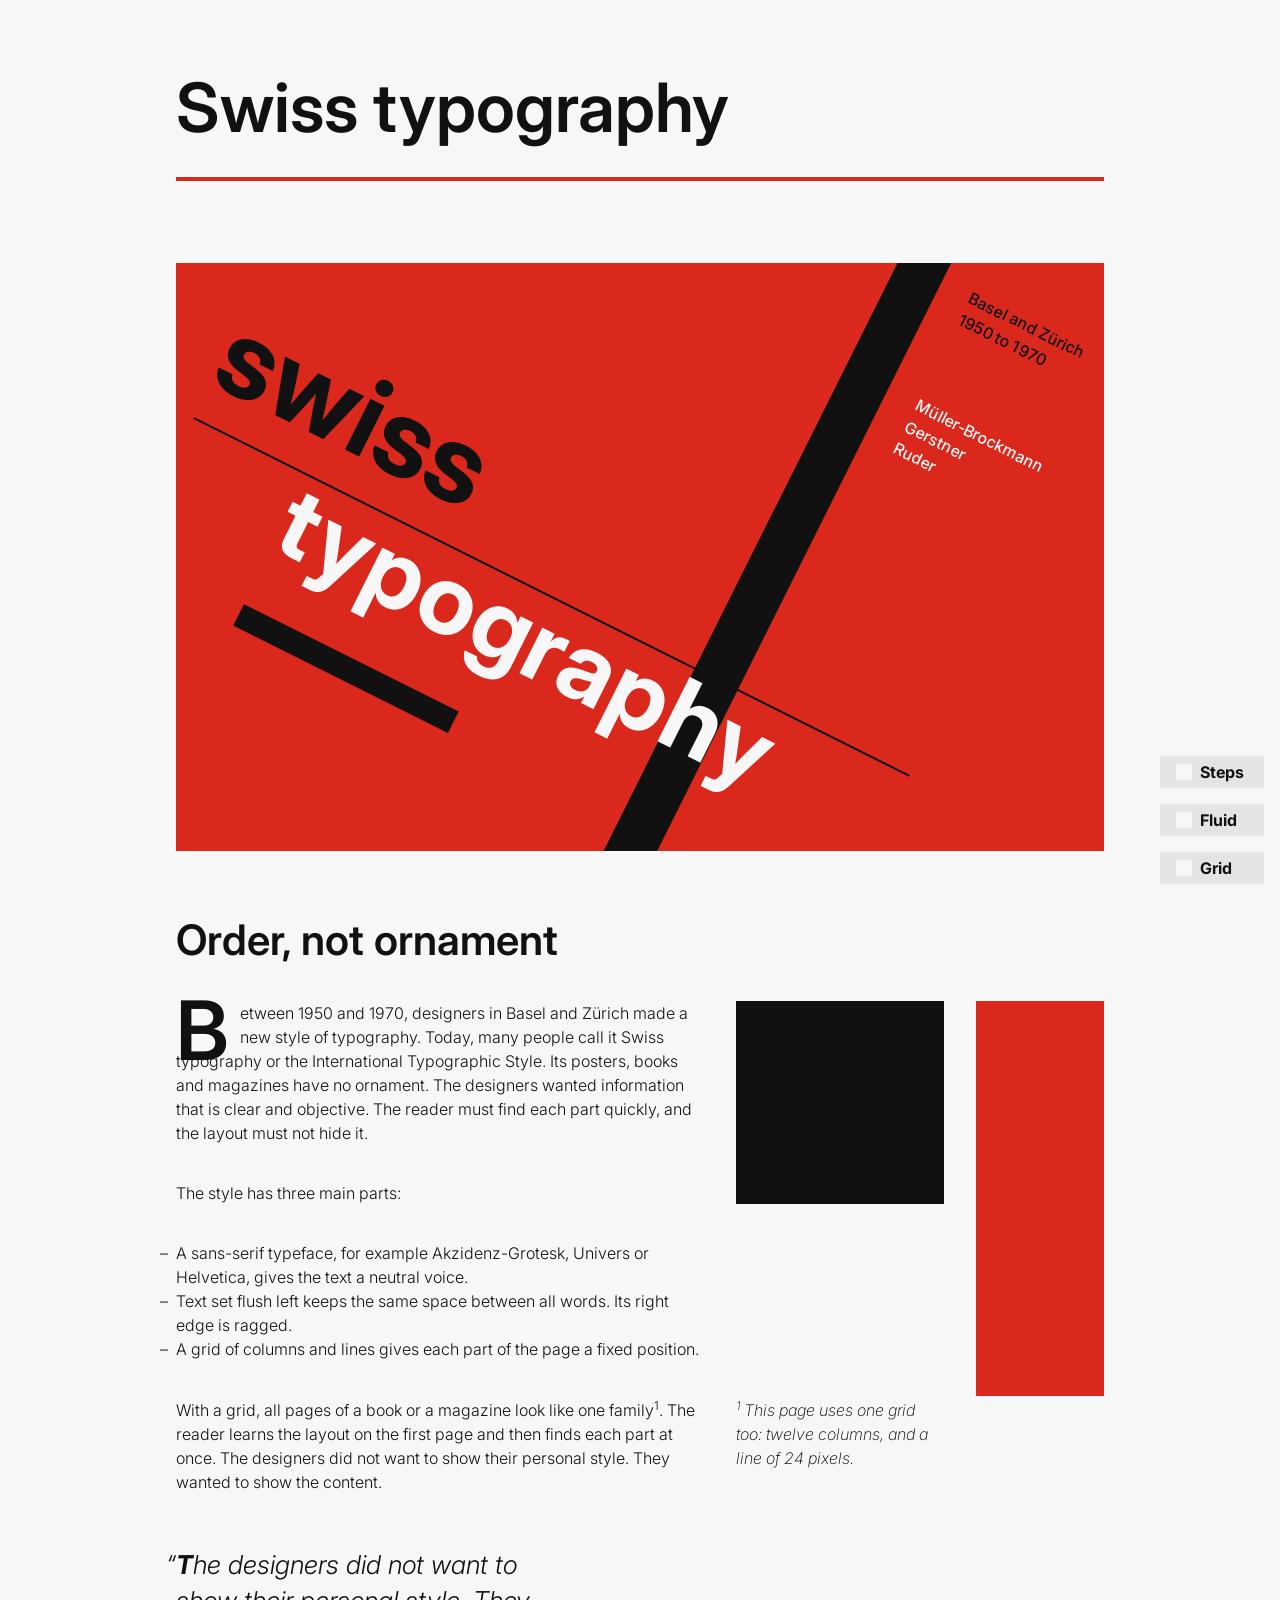
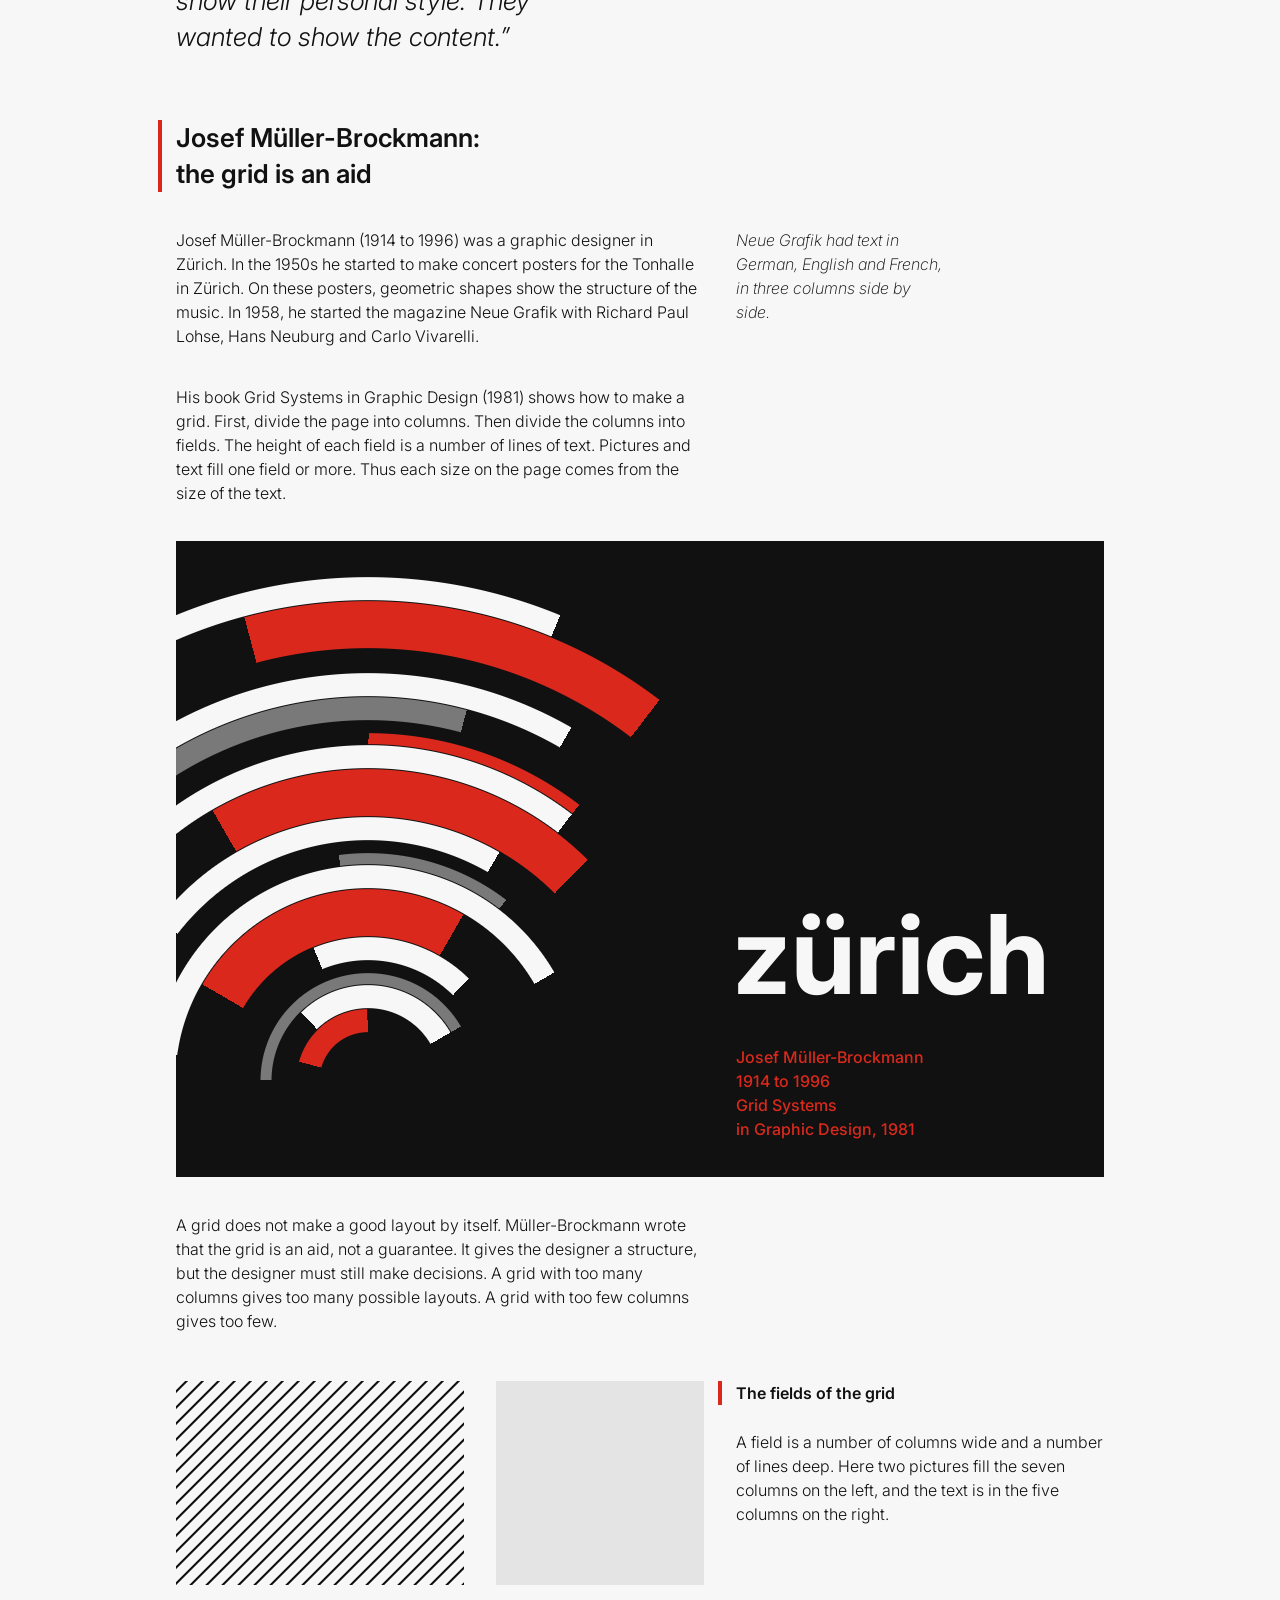
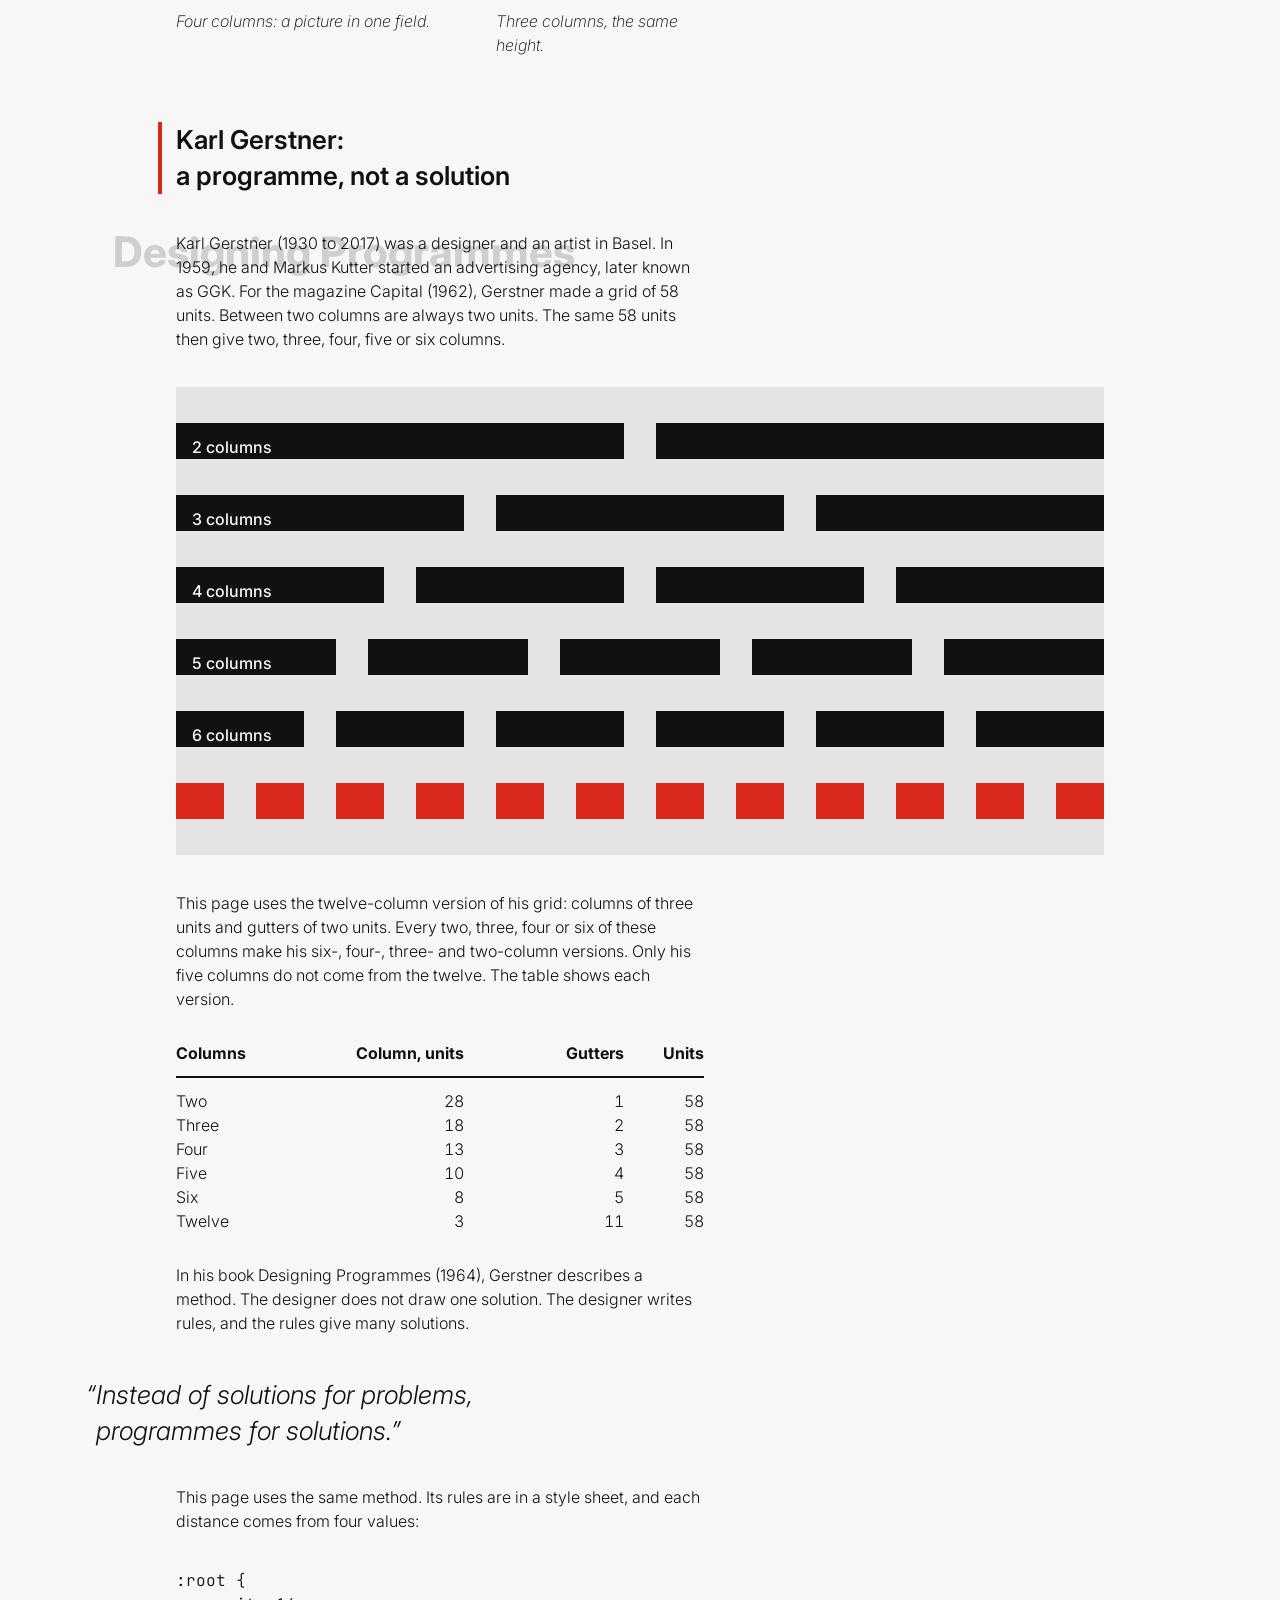
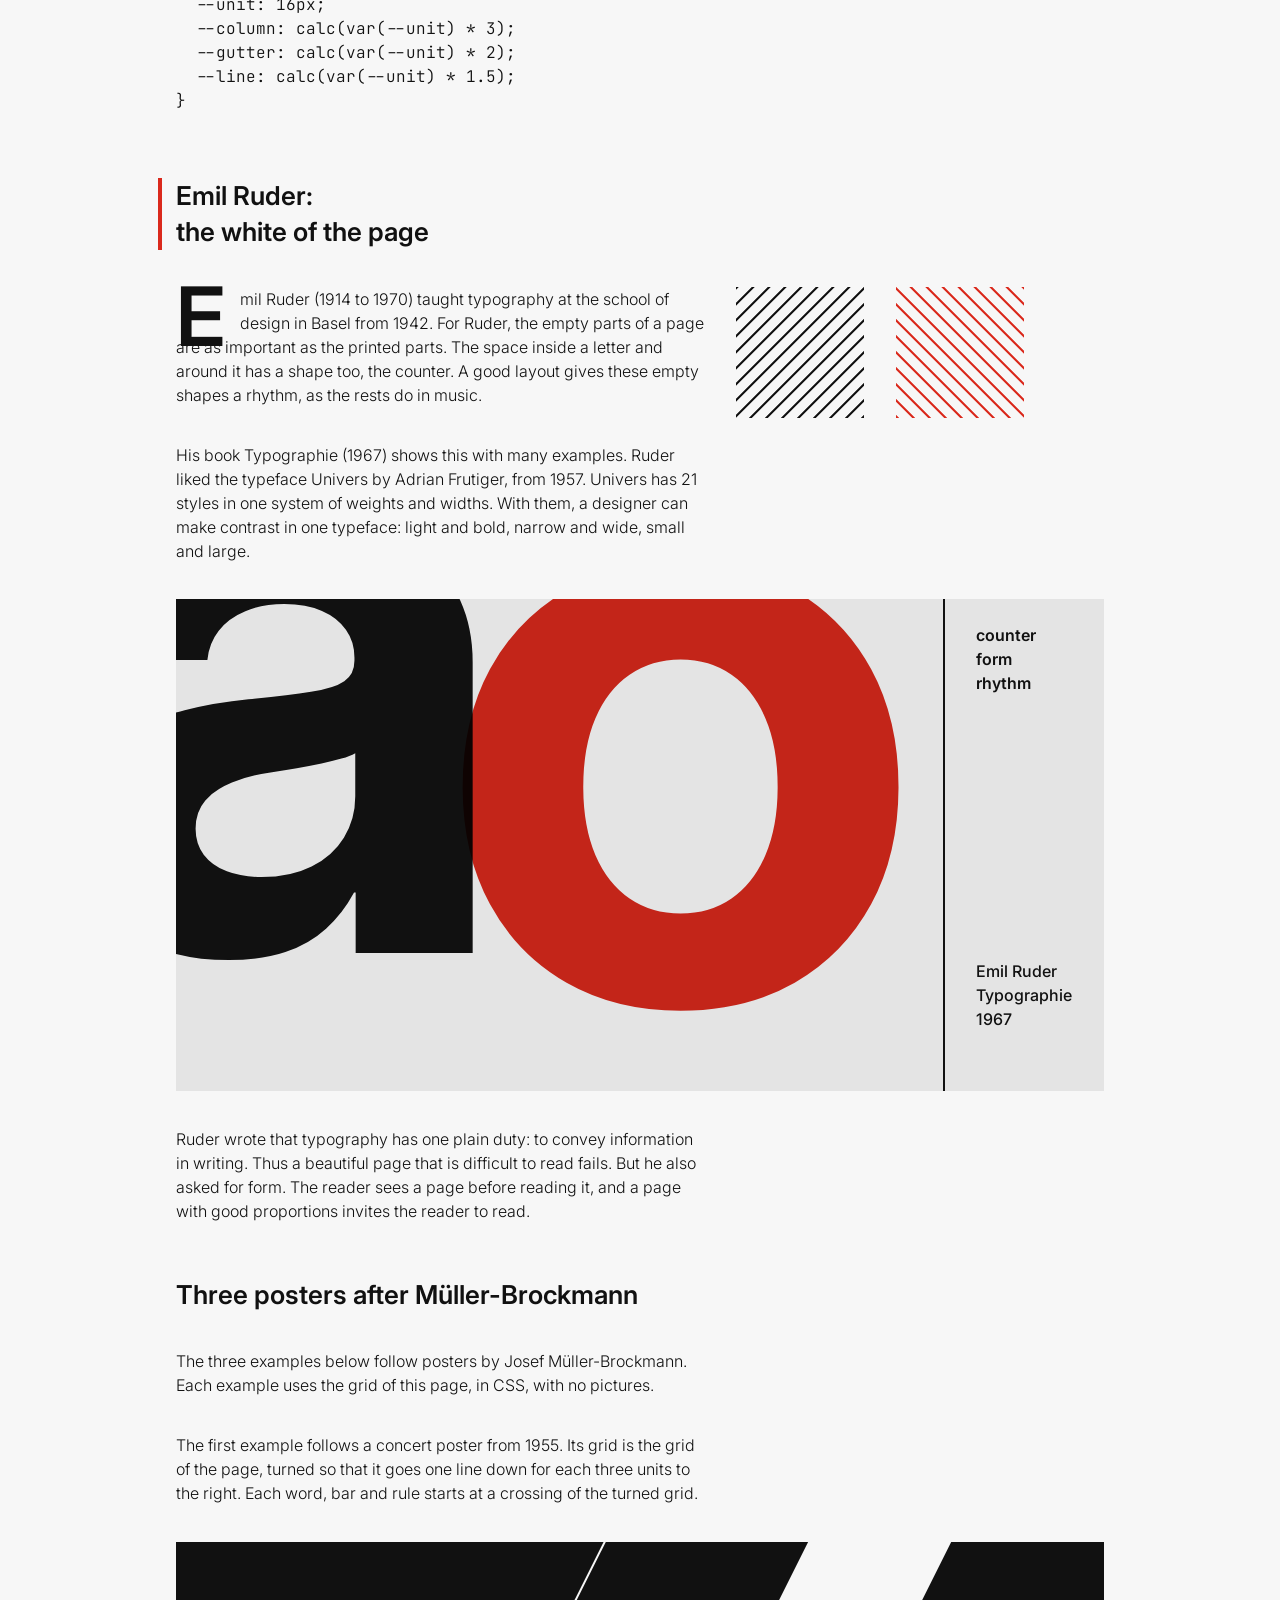
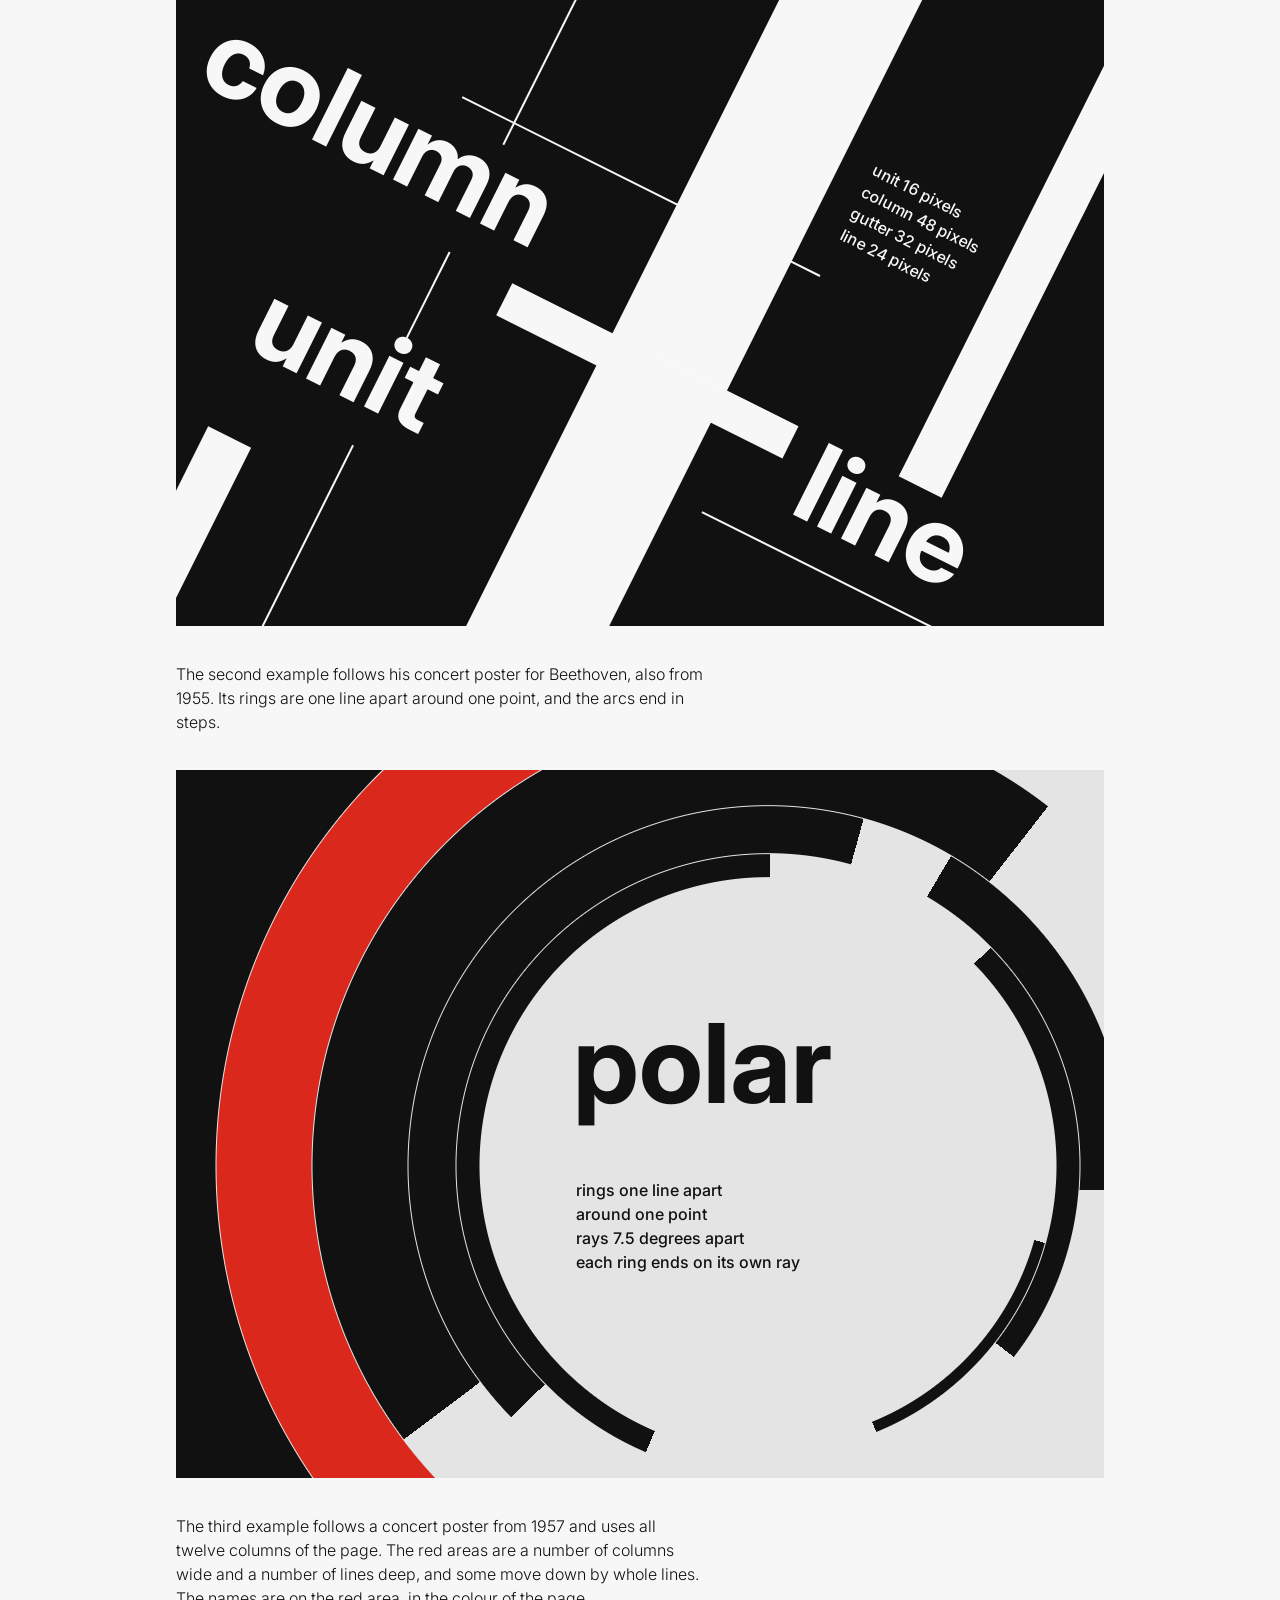
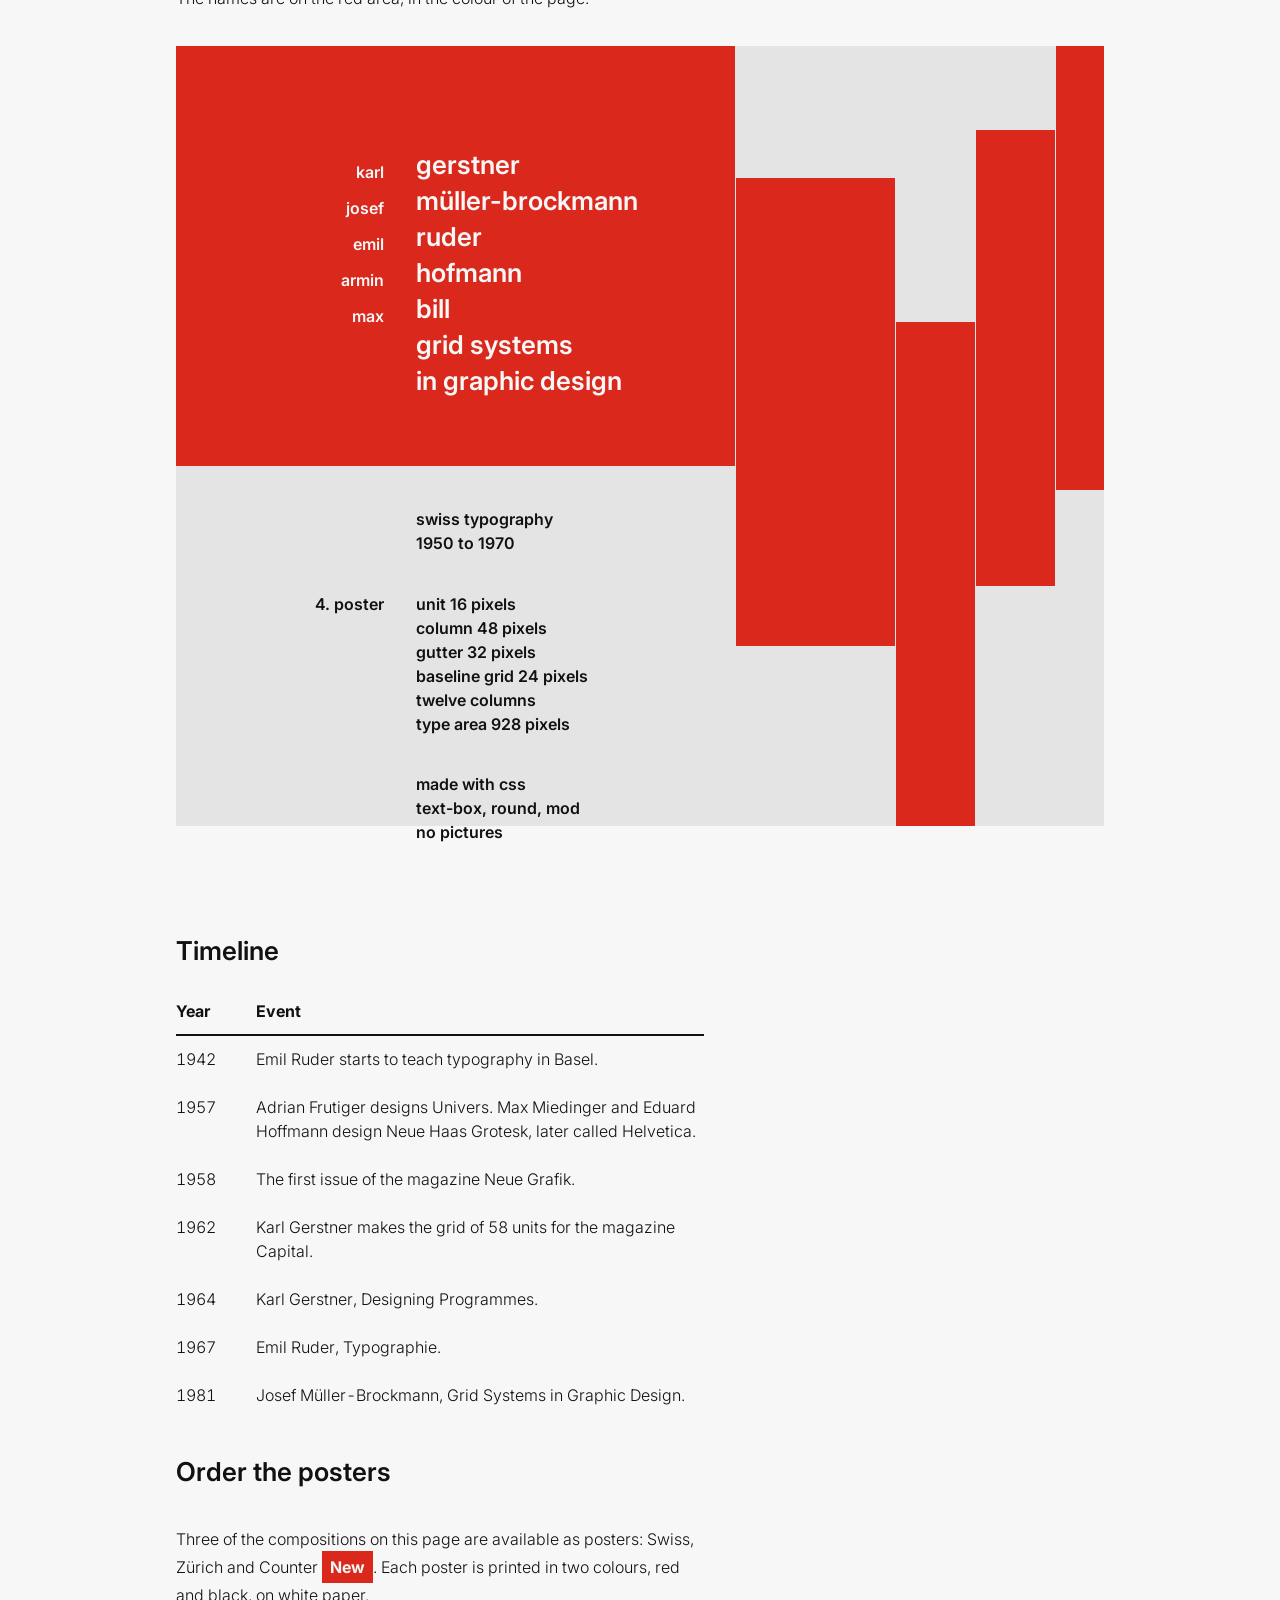
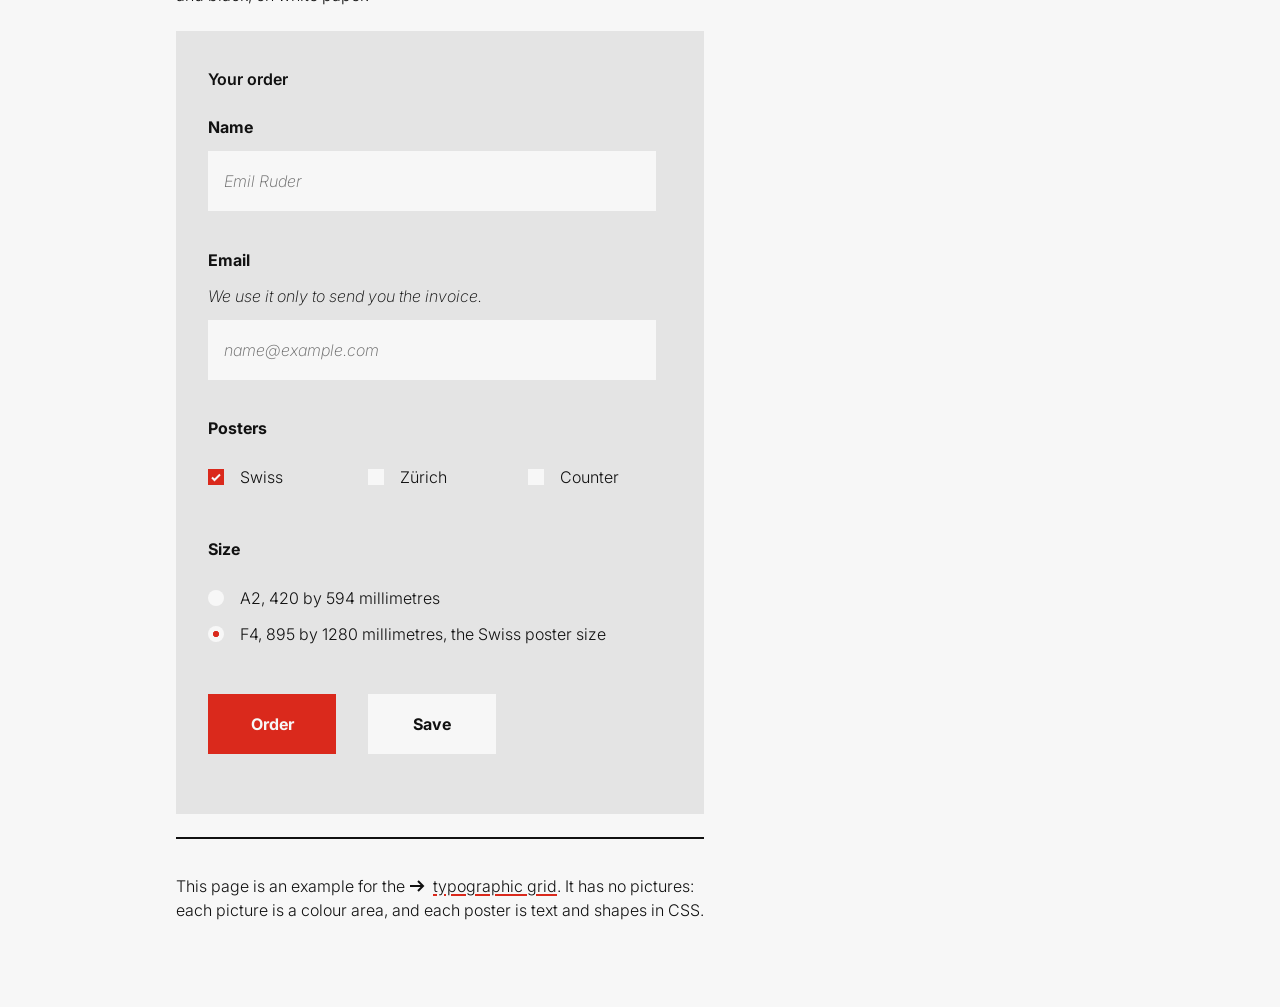
<file: index.html>
<!doctype html>
<html lang="en">
<head>
<meta charset="utf-8">
<meta name="viewport" content="width=device-width, initial-scale=1">
<title>Swiss typography</title>
<link rel="preconnect" href="https://fonts.googleapis.com">
<link rel="preconnect" href="https://fonts.gstatic.com" crossorigin>
<link href="https://fonts.googleapis.com/css2?family=Inter:ital,opsz,wght@0,14..32,100..900;1,14..32,100..900&family=JetBrains+Mono:ital,wght@0,100..800;1,100..800&display=swap" rel="stylesheet">
<link rel="stylesheet" href="typographic-grid/theme.css">
<link rel="stylesheet" href="typographic-grid/grid.css">
<link rel="stylesheet" href="typographic-grid/fx.css">
<!-- tools for looking at the grid: overlay and floating checkboxes; leave out in production -->
<link rel="stylesheet" href="typographic-grid/tools.css">
</head>
<body>

<!-- A showcase: the grid as a web page about the people who made it. Only the library's classes; no CSS of its own. -->
<main class="type-area">
  <p class="heading page-title size-phi-3 ratio-3-5 col-start-1 col-span-12 size-phi-1-on-5 size-down-on-4">Swiss typography</p>
  <nav class="menu col-span-12 weight-semibold" aria-label="Sections">
    <details>
      <summary><span class="icon icon-plus icon-after">Menu</span></summary>
      <a href="#style">The style</a>
      <a href="#mueller-brockmann">Müller-Brockmann</a>
      <a href="#gerstner">Gerstner</a>
      <a href="#ruder">Ruder</a>
      <a href="#timeline">Timeline</a>
      <a href="#after-mueller-brockmann"><span class="icon icon-arrow-down icon-after">Posters</span></a>
    </details>
  </nav>

  <!-- opener: the grid turned, a line down for every three units across -->
  <figure class="figure col-span-12 fill-red" style="--depth: 24">
    <div class="figure-image composition turn-1-2">
      <span class="composition-bar text-ink" style="--x: 40; --y: -30; --w: 3; --h: 70"></span>
      <span class="composition-word size-phi-4 text-ink" style="--x: 5; --y: 4">swiss</span>
      <span class="composition-rule text-ink" style="--x: 5; --y: 5; --w: 50"></span>
      <!-- the h of "typography" on the column of the black bar (units 40 to 43): the size at which its ink is three units
           wide (99px at a 16px unit; Inter Bold's h is 0.483 of the size, its ink 0.051 after its origin, measured from its
           pixels in Chromium and Firefox), from the crossing at 13 so the font keeps nearly its own spacing (about 1px more) -->
      <span class="composition-word" style="--heading-ratio: 6.1875; letter-spacing: 0.0131em; --x: 13; --y: 9">typography</span>
      <span class="composition-bar text-ink" style="--x: 13; --y: 11; --w: 15; --h: 1"></span>
      <p class="composition-text text-ink" style="--x: 45; --y: -14">Basel and Zürich<br>1950 to 1970</p>
      <p class="composition-text" style="--x: 45; --y: -9">Müller-Brockmann<br>Gerstner<br>Ruder</p>
    </div>
  </figure>

  <h1 class="heading size-phi-2 ratio-3-5" id="style">Order, not ornament</h1>
  <p class="paragraph"><span class="dropcap">B</span>etween 1950 and 1970, designers in Basel and Zürich made a new style of typography. Today, many people call it Swiss typography or the International Typographic Style. Its posters, books and magazines have no ornament. The designers wanted information that is clear and objective. The reader must find each part quickly, and the layout must not hide it.</p>
  <figure class="figure figure-side figure-hanging col-start-8 col-span-3 aspect-1-1 fill-ink hide-below-12">
    <div class="figure-image"></div>
  </figure>
  <figure class="figure figure-side figure-hanging col-start-11 col-span-2 aspect-1-3 fill-red hide-below-12">
    <div class="figure-image"></div>
  </figure>
  <p class="paragraph">The style has three main parts:</p>
  <ul class="list">
    <li>A sans-serif typeface, for example Akzidenz-Grotesk, Univers or Helvetica, gives the text a neutral voice.</li>
    <li>Text set flush left keeps the same space between all words. Its right edge is ragged.</li>
    <li>A grid of columns and lines gives each part of the page a fixed position.</li>
  </ul>
  <p class="paragraph">With a grid, all pages of a book or a magazine look like one family<sup>1</sup><span class="note"><sup>1 </sup>This page uses one grid too: twelve columns, and a line of 24 pixels.</span>. The reader learns the layout on the first page and then finds each part at once. The designers did not want to show their personal style. They wanted to show the content.</p>

  <blockquote class="quote size-phi-1 first-letter-bold">The designers did not want to show their personal style. They wanted to show the content.</blockquote>

  <h2 class="heading size-phi-1 ratio-3-5 rule-left" id="mueller-brockmann">Josef Müller-Brockmann: <br>the grid is an&nbsp;aid</h2>
  <p class="paragraph">Josef Müller-Brockmann (1914 to 1996) was a graphic designer in Zürich. In the 1950s he started to make concert posters for the Tonhalle in Zürich. On these posters, geometric shapes show the structure of the music. In 1958, he started the magazine Neue Grafik with Richard Paul Lohse, Hans Neuburg and Carlo Vivarelli.</p>
  <aside class="note">Neue Grafik had text in German, English and French, in three columns side by side.</aside>
  <p class="paragraph">His book Grid Systems in Graphic Design (1981) shows how to make a grid. First, divide the page into columns. Then divide the columns into fields. The height of each field is a number of lines of text. Pictures and text fill one field or more. Thus each size on the page comes from the size of the text.</p>

  <!-- rings one line apart round one point, as on his Beethoven poster (1955) -->
  <figure class="figure col-span-12 fill-ink" style="--depth: 26">
    <div class="figure-image composition polar" style="--cx: 12; --cy: 22">
      <span class="composition-arc text-red" style="--r: 2; --h: 1; --a: -22; --span: 10"></span>
      <span class="composition-arc" style="--r: 3; --h: 1; --a: -18; --span: 14"></span>
      <span class="composition-arc text-mid" style="--r: 4; --h: 0.5; --a: -24; --span: 20"></span>
      <span class="composition-arc" style="--r: 5; --h: 1; --a: -15; --span: 9"></span>
      <span class="composition-arc text-red" style="--r: 6; --h: 2; --a: -20; --span: 12"></span>
      <span class="composition-arc" style="--r: 8; --h: 1; --a: -23; --span: 19"></span>
      <span class="composition-arc text-mid" style="--r: 9; --h: 0.5; --a: -13; --span: 6"></span>
      <span class="composition-arc" style="--r: 10; --h: 1; --a: -19; --span: 11"></span>
      <span class="composition-arc text-red" style="--r: 11; --h: 2; --a: -16; --span: 10"></span>
      <span class="composition-arc" style="--r: 13; --h: 1; --a: -22; --span: 15"></span>
      <span class="composition-arc text-red" style="--r: 14; --h: 0.5; --a: -12; --span: 5"></span>
      <span class="composition-arc text-mid" style="--r: 15; --h: 1; --a: -18; --span: 8"></span>
      <span class="composition-arc" style="--r: 16; --h: 1; --a: -21; --span: 13"></span>
      <span class="composition-arc text-red" style="--r: 18; --h: 2; --a: -14; --span: 7"></span>
      <span class="composition-arc" style="--r: 20; --h: 1; --a: -20; --span: 11"></span>
      <span class="composition-word size-phi-4" style="--x: 35; --y: 19">zürich</span>
      <p class="composition-text text-red" style="--x: 35; --y: 21">Josef Müller-Brockmann<br>1914 to 1996<br>Grid Systems<br>in Graphic Design, 1981</p>
    </div>
  </figure>

  <p class="paragraph">A grid does not make a good layout by itself. Müller-Brockmann wrote that the grid is an aid, not a guarantee. It gives the designer a structure, but the designer must still make decisions. A grid with too many columns gives too many possible layouts. A grid with too few columns gives too few.</p>
  <figure class="figure figure-side col-start-1 col-span-4 aspect-3-2 fill-hatch">
    <div class="figure-image"></div>
    <figcaption class="figure-caption">Four columns: a picture in one field.</figcaption>
  </figure>
  <figure class="figure figure-side col-start-5 col-span-3 aspect-13-12 fill-tint">
    <div class="figure-image"></div>
    <figcaption class="figure-caption">Three columns, the same height.</figcaption>
  </figure>
  <div class="text-block col-start-8 col-span-5">
    <h3 class="heading size-phi-0 ratio-2-3 rule-left">The fields of the grid</h3>
    <p class="paragraph">A field is a number of columns wide and a number of lines deep. Here two pictures fill the seven columns on the left, and the text is in the five columns on the right.</p>
  </div>

  <h2 class="heading size-phi-1 ratio-3-5 rule-left" id="gerstner">Karl Gerstner: <br>a programme, not a&nbsp;solution</h2>
  <div class="figure-stack figure-hanging col-start-1 col-span-1 keep-start pull-left-1 hide-unpulled">
    <p class="text-up size-phi-2 text-grey">Designing Programmes</p>
  </div>
  <p class="paragraph">Karl Gerstner (1930 to 2017) was a designer and an artist in Basel. In 1959, he and Markus Kutter started an advertising agency, later known as GGK. For the magazine Capital (1962), Gerstner made a grid of 58 units. Between two columns are always two units. The same 58 units then give two, three, four, five or six columns.</p>

  <!-- his Capital grid: 58 units, gutters of 2; each row one of its divisions, the red one this page's -->
  <figure class="figure col-span-12 fill-tint" style="--depth: 19">
    <div class="figure-image composition text-ink">
      <span class="composition-bar" style="--x: 0; --y: 1; --w: 28; --h: 1.5"></span>
      <span class="composition-bar" style="--x: 30; --y: 1; --w: 28; --h: 1.5"></span>
      <span class="composition-bar" style="--x: 0; --y: 4; --w: 18; --h: 1.5"></span>
      <span class="composition-bar" style="--x: 20; --y: 4; --w: 18; --h: 1.5"></span>
      <span class="composition-bar" style="--x: 40; --y: 4; --w: 18; --h: 1.5"></span>
      <span class="composition-bar" style="--x: 0; --y: 7; --w: 13; --h: 1.5"></span>
      <span class="composition-bar" style="--x: 15; --y: 7; --w: 13; --h: 1.5"></span>
      <span class="composition-bar" style="--x: 30; --y: 7; --w: 13; --h: 1.5"></span>
      <span class="composition-bar" style="--x: 45; --y: 7; --w: 13; --h: 1.5"></span>
      <span class="composition-bar" style="--x: 0; --y: 10; --w: 10; --h: 1.5"></span>
      <span class="composition-bar" style="--x: 12; --y: 10; --w: 10; --h: 1.5"></span>
      <span class="composition-bar" style="--x: 24; --y: 10; --w: 10; --h: 1.5"></span>
      <span class="composition-bar" style="--x: 36; --y: 10; --w: 10; --h: 1.5"></span>
      <span class="composition-bar" style="--x: 48; --y: 10; --w: 10; --h: 1.5"></span>
      <span class="composition-bar" style="--x: 0; --y: 13; --w: 8; --h: 1.5"></span>
      <span class="composition-bar" style="--x: 10; --y: 13; --w: 8; --h: 1.5"></span>
      <span class="composition-bar" style="--x: 20; --y: 13; --w: 8; --h: 1.5"></span>
      <span class="composition-bar" style="--x: 30; --y: 13; --w: 8; --h: 1.5"></span>
      <span class="composition-bar" style="--x: 40; --y: 13; --w: 8; --h: 1.5"></span>
      <span class="composition-bar" style="--x: 50; --y: 13; --w: 8; --h: 1.5"></span>
      <span class="composition-bar text-red" style="--x: 0; --y: 16; --w: 3; --h: 1.5"></span>
      <span class="composition-bar text-red" style="--x: 5; --y: 16; --w: 3; --h: 1.5"></span>
      <span class="composition-bar text-red" style="--x: 10; --y: 16; --w: 3; --h: 1.5"></span>
      <span class="composition-bar text-red" style="--x: 15; --y: 16; --w: 3; --h: 1.5"></span>
      <span class="composition-bar text-red" style="--x: 20; --y: 16; --w: 3; --h: 1.5"></span>
      <span class="composition-bar text-red" style="--x: 25; --y: 16; --w: 3; --h: 1.5"></span>
      <span class="composition-bar text-red" style="--x: 30; --y: 16; --w: 3; --h: 1.5"></span>
      <span class="composition-bar text-red" style="--x: 35; --y: 16; --w: 3; --h: 1.5"></span>
      <span class="composition-bar text-red" style="--x: 40; --y: 16; --w: 3; --h: 1.5"></span>
      <span class="composition-bar text-red" style="--x: 45; --y: 16; --w: 3; --h: 1.5"></span>
      <span class="composition-bar text-red" style="--x: 50; --y: 16; --w: 3; --h: 1.5"></span>
      <span class="composition-bar text-red" style="--x: 55; --y: 16; --w: 3; --h: 1.5"></span>
      <p class="composition-text text-light" style="--x: 1; --y: 2">2 columns</p>
      <p class="composition-text text-light" style="--x: 1; --y: 5">3 columns</p>
      <p class="composition-text text-light" style="--x: 1; --y: 8">4 columns</p>
      <p class="composition-text text-light" style="--x: 1; --y: 11">5 columns</p>
      <p class="composition-text text-light" style="--x: 1; --y: 14">6 columns</p>
    </div>
  </figure>

  <p class="paragraph">This page uses the twelve-column version of his grid: columns of three units and gutters of two units. Every two, three, four or six of these columns make his six-, four-, three- and two-column versions. Only his five columns do not come from the twelve. The table shows each version.</p>
  <table class="table">
    <colgroup>
      <col class="col-span-2">
      <col class="col-span-2">
      <col class="col-span-2">
      <col class="col-span-1">
    </colgroup>
    <thead>
      <tr><th>Columns</th><th class="align-right">Column, units</th><th class="align-right">Gutters</th><th class="align-right">Units</th></tr>
    </thead>
    <tbody>
      <tr><td>Two</td><td class="align-right">28</td><td class="align-right">1</td><td class="align-right">58</td></tr>
      <tr><td>Three</td><td class="align-right">18</td><td class="align-right">2</td><td class="align-right">58</td></tr>
      <tr><td>Four</td><td class="align-right">13</td><td class="align-right">3</td><td class="align-right">58</td></tr>
      <tr><td>Five</td><td class="align-right">10</td><td class="align-right">4</td><td class="align-right">58</td></tr>
      <tr><td>Six</td><td class="align-right">8</td><td class="align-right">5</td><td class="align-right">58</td></tr>
      <tr><td>Twelve</td><td class="align-right">3</td><td class="align-right">11</td><td class="align-right">58</td></tr>
    </tbody>
  </table>
  <p class="paragraph">In his book Designing Programmes (1964), Gerstner describes a method. The designer does not draw one solution. The designer writes rules, and the rules give many solutions.</p>
  <blockquote class="quote size-phi-1 pull-left-1">Instead of solutions for problems, programmes for solutions.</blockquote>
  <p class="paragraph">This page uses the same method. Its rules are in a style sheet, and each distance comes from four values:</p>
  <pre class="code"><code>:root {
  --unit: 16px;
  --column: calc(var(--unit) * 3);
  --gutter: calc(var(--unit) * 2);
  --line: calc(var(--unit) * 1.5);
}</code></pre>

  <h2 class="heading size-phi-1 ratio-3-5 rule-left" id="ruder">Emil Ruder: <br>the white of the&nbsp;page</h2>
  <p class="paragraph"><span class="dropcap">E</span>mil Ruder (1914 to 1970) taught typography at the school of design in Basel from 1942. For Ruder, the empty parts of a page are as important as the printed parts. The space inside a letter and around it has a shape too, the counter. A good layout gives these empty shapes a rhythm, as the rests do in music.</p>
  <figure class="figure figure-side figure-hanging col-start-8 col-span-2 aspect-1-1 fill-hatch">
    <div class="figure-image"></div>
  </figure>
  <figure class="figure figure-side figure-hanging col-start-10 col-span-2 aspect-1-1 fill-hatch-red hatch-falling">
    <div class="figure-image"></div>
  </figure>
  <p class="paragraph">His book Typographie (1967) shows this with many examples. Ruder liked the typeface Univers by Adrian Frutiger, from 1957. Univers has 21 styles in one system of weights and widths. With them, a designer can make contrast in one typeface: light and bold, narrow and wide, small and large.</p>

  <!-- counters: two letters so large that the area's edges cut them, the red one printed over the black -->
  <figure class="figure col-span-12 fill-tint" style="--depth: 20">
    <div class="figure-image composition text-ink">
      <span class="composition-word" style="--heading-ratio: 52; --x: -6; --y: 19">a</span>
      <span class="composition-word text-red overprint" style="--heading-ratio: 52; --x: 18; --y: 21">o</span>
      <span class="composition-rule composition-steep" style="--x: 48; --y: -1; --h: 22"></span>
      <p class="composition-text weight-semibold" style="--x: 50; --y: 1">counter<br>form<br>rhythm</p>
      <p class="composition-text" style="--x: 50; --y: 15">Emil Ruder<br>Typographie<br>1967</p>
    </div>
  </figure>

  <p class="paragraph">Ruder wrote that typography has one plain duty: to convey information in writing. Thus a beautiful page that is difficult to read fails. But he also asked for form. The reader sees a page before reading it, and a page with good proportions invites the reader to read.</p>

  <h2 class="heading size-phi-1 ratio-3-5" id="after-mueller-brockmann">Three posters after Müller-Brockmann</h2>
  <p class="paragraph">The three examples below follow posters by Josef Müller-Brockmann. Each example uses the grid of this page, in CSS, with no pictures.</p>
  <p class="paragraph">The first example follows a concert poster from 1955. Its grid is the grid of the page, turned so that it goes one line down for each three units to the right. Each word, bar and rule starts at a crossing of the turned grid.</p>
  <!-- each part, set in its style, on the composition's grid (the page's grid again, turned with turn-1-2):
       --x  units from the left edge (a column's left edge every 5, its right edge 3 later)
       --y  grid lines below the first grid line (the first is the cap height below the top edge)
       --w  a bar's width or a rule's length, in units      --h  a bar's depth, or a steep rule's length, in lines
       composition-steep: a rule down the columns, on a column edge -->
  <figure class="figure col-span-12 fill-ink" style="--depth: 28">
    <div class="figure-image composition turn-1-2">
      <span class="composition-rule" style="--x: 20; --y: 0; --w: 25"></span>
      <span class="composition-word size-phi-4 hang-round" style="--x: 5; --y: 5">column</span>
      <span class="composition-bar" style="--x: 35; --y: -25; --w: 8; --h: 65"></span>
      <span class="composition-bar" style="--x: 28; --y: 6; --w: 20; --h: 1.5"></span>
      <span class="composition-bar" style="--x: 55; --y: -25; --w: 3; --h: 31"></span>
      <!-- the rule through the middle of the i of "unit", with gaps for "column" and "unit": from the column edge at 25 units
           shifted off the grid to the i's middle, measured at 23.66 units (Chromium 23.64, Firefox 23.69) -->
      <span class="composition-rule composition-steep" style="--x: 25; --y: -20; --h: 21; --shift-x: -1.35"></span>
      <span class="composition-rule composition-steep" style="--x: 25; --y: 6; --h: 4; --shift-x: -1.35"></span>
      <span class="composition-word size-phi-4" style="--x: 15; --y: 14">unit</span>
      <span class="composition-rule composition-steep" style="--x: 25; --y: 15; --h: 25; --shift-x: -1.35"></span>
      <span class="composition-bar" style="--x: 15; --y: 17; --w: 3; --h: 28"></span>
      <span class="composition-word size-phi-4" style="--x: 50; --y: 10">line</span>
      <span class="composition-rule" style="--x: 45; --y: 11; --w: 30"></span>
      <p class="composition-text" style="--x: 45; --y: -5">unit 16 pixels<br>column 48 pixels<br>gutter 32 pixels<br>line 24 pixels</p>
    </div>
  </figure>

  <p class="paragraph">The second example follows his concert poster for Beethoven, also from 1955. Its rings are one line apart around one point, and the arcs end in steps.</p>
  <!-- a polar composition: its point --cx units from the left edge, --cy grid lines down; the whole polar grid turned by --polar-turn;
       an arc from ring --r, --h lines thick, from ray --a over --span steps of 7.5 degrees (0 the ray to the right, -12 straight up,
       -24 straight left): the arcs a hairline apart, ½, 1, 2, 4, 4 and 8 lines thick (the ½ on a half line), each in one colour, each ring starting on its own ray;
       --cut-below ends an arc straight on a line of the flat grid, as the baseline of a text. The text stands straight on the flat grid -->
  <figure class="figure col-span-12 fill-tint" style="--depth: 29">
    <div class="figure-image composition polar text-ink" style="--cx: 37; --cy: 16; --polar-turn: 173deg">
      <span class="composition-arc" style="--r: 12; --h: 1; --a: -8; --span: 21"></span>
      <span class="composition-arc" style="--r: 13; --h: 2; --a: -5; --span: 20"></span>
      <span class="composition-arc" style="--r: 15; --h: 4; --a: -4; --span: 22"></span>
      <span class="composition-arc text-red" style="--r: 19; --h: 4; --a: -9; --span: 19"></span>
      <span class="composition-arc" style="--r: 23; --h: 8; --a: -10; --span: 21"></span>
      <span class="composition-arc" style="--r: 12; --h: 1; --a: 19; --span: 11"></span>
      <span class="composition-arc" style="--r: 13; --h: 2; --a: 17; --span: 9; --cut-below: 17"></span>
      <span class="composition-arc" style="--r: 11.5; --h: 0.5; --a: -21; --span: 7"></span>
      <span class="composition-word size-phi-4" style="--x: 25; --y: 14">polar</span>
      <p class="composition-text" style="--x: 25; --y: 17">rings one line apart<br>around one point<br>rays 7.5 degrees apart<br>each ring ends on its own ray</p>
    </div>
  </figure>

  <p class="paragraph">The third example follows a concert poster from 1957 and uses all twelve columns of the page. The red areas are a number of columns wide and a number of lines deep, and some move down by whole lines. The names are on the red area, in the colour of the page.</p>
  <!-- the colour areas hang in the row after the paragraph above: each its columns, --lines-above lower, --depth lines deep -->
  <!-- the poster's paper: all twelve columns, from the block's top edge to the lowest bar's end, behind the other areas -->
  <figure class="figure figure-side figure-hanging hang-always col-start-1 col-span-12 fill-tint" style="--depth: 32">
    <div class="figure-image"></div>
  </figure>
  <figure class="figure figure-side figure-hanging hang-always col-start-1 col-span-7 col-span-5-on-7 fill-red fill-gutter" style="--depth: 17">
    <div class="figure-image"></div>
  </figure>
  <figure class="figure figure-side figure-hanging hide-below-12 col-start-8 col-span-2 fill-red fill-gutter" style="--lines-above: 5.5; --depth: 19">
    <div class="figure-image"></div>
  </figure>
  <figure class="figure figure-side figure-hanging hang-always hide-below-7 col-start-10 col-span-1 fill-red fill-gutter" style="--lines-above: 11.5; --depth: 20.5">
    <div class="figure-image"></div>
  </figure>
  <figure class="figure figure-side figure-hanging hide-below-12 col-start-11 col-span-1 fill-red fill-gutter" style="--lines-above: 3.5; --depth: 18.5">
    <div class="figure-image"></div>
  </figure>
  <figure class="figure figure-side figure-hanging hang-always hide-below-7 col-start-12 col-span-1 fill-red" style="--depth: 18">
    <div class="figure-image"></div>
  </figure>
  <!-- the names: two headings side by side, both a line and a half apart; the same rule puts their first baselines on one line -->
  <p class="heading size-phi-0 leading-2 ratio-3-5 col-start-1 col-span-3 keep-start narrow-col-1 shift-right-1-on-7 shift-right-1-on-5 shift-right-1-on-4 text-right text-light" style="--lines-above: 3.5">karl<br>josef<br>emil<br>armin<br>max</p>
  <p class="heading size-phi-1 ratio-3-5 col-start-4 col-span-4 keep-start narrow-col-rest size-down-on-4 text-light" style="--lines-above: 3.5">gerstner<br>müller-brockmann<br>ruder<br>hofmann<br>bill<br>grid systems<br>in graphic design</p>
  <p class="paragraph col-start-4 col-span-4 keep-start narrow-col-rest weight-semibold" style="--lines-above: 3">swiss typography<br>1950 to 1970</p>
  <p class="paragraph col-start-1 col-span-3 keep-start narrow-col-1 shift-right-1-on-7 shift-right-1-on-5 shift-right-1-on-4 text-right weight-semibold">4. poster</p>
  <p class="paragraph col-start-4 col-span-4 keep-start narrow-col-rest weight-semibold">unit 16 pixels<br>column 48 pixels<br>gutter 32 pixels<br>baseline grid 24 pixels<br>twelve columns<br>type area 928 pixels</p>
  <p class="paragraph col-start-4 col-span-4 keep-start narrow-col-rest weight-semibold">made with css<br>text-box, round, mod<br>no pictures</p>

  <!-- set lower by the lines the poster's paper hangs past its last paragraph, as in reference.html -->
  <h2 class="heading size-phi-1 ratio-3-5" id="timeline" style="--lines-above: 1.5">Timeline</h2>
  <table class="table row-gap-1">
    <colgroup>
      <col class="col-span-1">
      <col class="col-span-6">
    </colgroup>
    <thead>
      <tr><th>Year</th><th>Event</th></tr>
    </thead>
    <tbody>
      <tr><td>1942</td><td>Emil Ruder starts to teach typography in Basel.</td></tr>
      <tr><td>1957</td><td>Adrian Frutiger designs Univers. Max Miedinger and Eduard Hoffmann design Neue Haas Grotesk, later called Helvetica.</td></tr>
      <tr><td>1958</td><td>The first issue of the magazine Neue Grafik.</td></tr>
      <tr><td>1962</td><td>Karl Gerstner makes the grid of 58 units for the magazine Capital.</td></tr>
      <tr><td>1964</td><td>Karl Gerstner, Designing Programmes.</td></tr>
      <tr><td>1967</td><td>Emil Ruder, Typographie.</td></tr>
      <tr><td>1981</td><td>Josef Müller-Brockmann, Grid Systems in Graphic Design.</td></tr>
    </tbody>
  </table>

  <h2 class="heading size-phi-1 ratio-3-5" id="order">Order the posters</h2>
  <p class="paragraph">Three of the compositions on this page are available as posters: Swiss, Zürich and Counter <span class="badge fill-red text-light">New</span>. Each poster is printed in two colours, red and black, on white paper.</p>
  <div class="box">
    <h3 class="heading size-phi-0 ratio-2-3">Your order</h3>
    <div class="field">
      <label class="field-label" for="order-name">Name</label>
      <input class="field-input" id="order-name" type="text" placeholder="Emil Ruder">
    </div>
    <div class="field">
      <label class="field-label" for="order-email">Email</label>
      <p class="field-description" id="order-email-description">We use it only to send you the invoice.</p>
      <input class="field-input" id="order-email" type="email" placeholder="name@example.com" aria-describedby="order-email-description">
    </div>
    <div class="field" role="group" aria-labelledby="order-posters-label">
      <p class="field-label" id="order-posters-label">Posters</p>
      <div class="choices">
        <label class="choice"><input class="choice-input" type="checkbox" name="posters" value="swiss" checked>Swiss</label>
        <label class="choice"><input class="choice-input" type="checkbox" name="posters" value="zurich">Zürich</label>
        <label class="choice"><input class="choice-input" type="checkbox" name="posters" value="counter">Counter</label>
      </div>
    </div>
    <div class="field" role="radiogroup" aria-labelledby="order-size-label">
      <p class="field-label" id="order-size-label">Size</p>
      <label class="choice"><input class="choice-input" type="radio" name="size" value="a2">A2, 420 by 594 millimetres</label>
      <label class="choice"><input class="choice-input" type="radio" name="size" value="f4" checked>F4, 895 by 1280 millimetres, the Swiss poster size</label>
    </div>
    <div class="buttons">
      <button class="button" type="submit">Order</button>
      <button class="button fill-tint text-ink" type="button">Save</button>
    </div>
  </div>

  <hr class="rule">
  <p class="paragraph">This page is an example for the <a href="reference.html"><span class="icon icon-arrow-right">typographic</span> grid</a>. It has no pictures: each picture is a colour area, and each poster is text and shapes in CSS.</p>
</main>

<label class="steps-toggle"><input class="choice-input" type="checkbox" autocomplete="off">Steps</label>
<label class="fluid-toggle"><input class="choice-input" type="checkbox" autocomplete="off">Fluid</label>
<label class="grid-toggle"><input class="choice-input" type="checkbox">Grid</label>

<script src="typographic-grid/grid.js"></script>
<script src="typographic-grid/tools.js"></script>
</body>
</html>
</file>
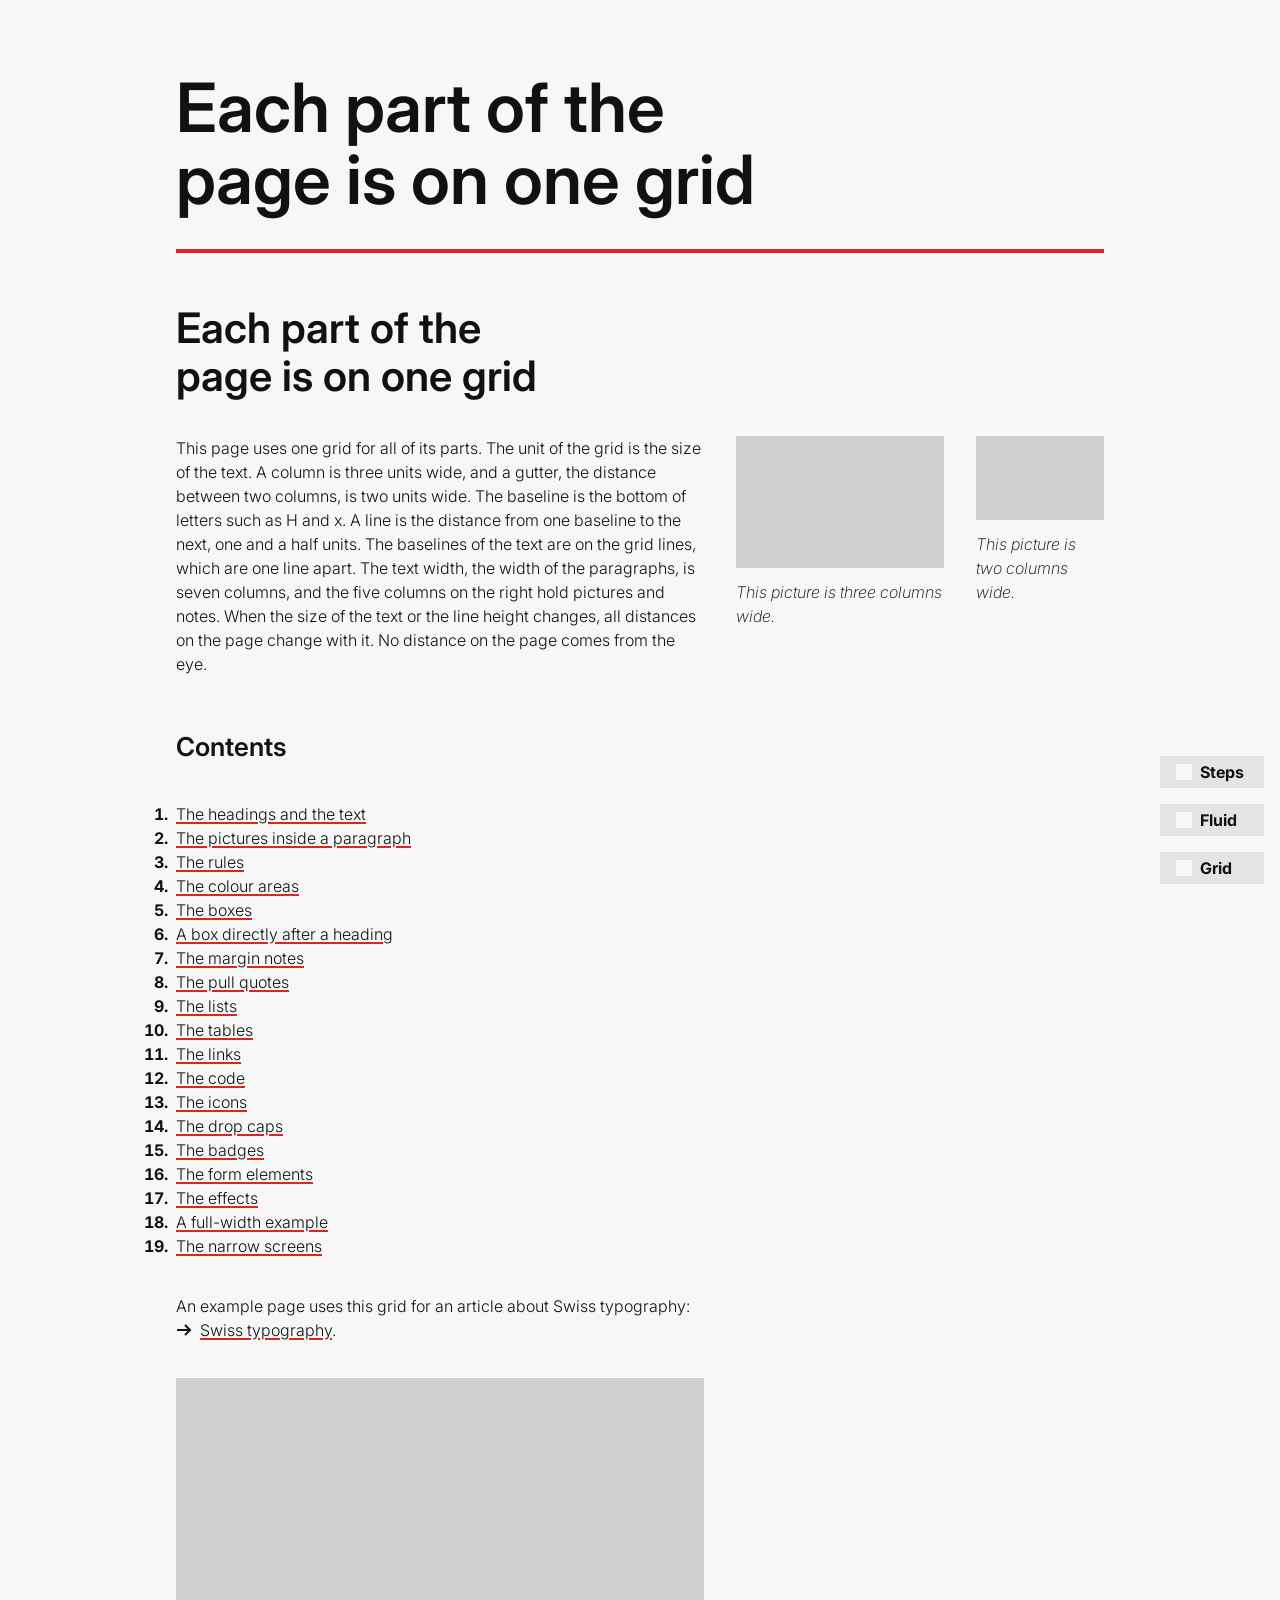
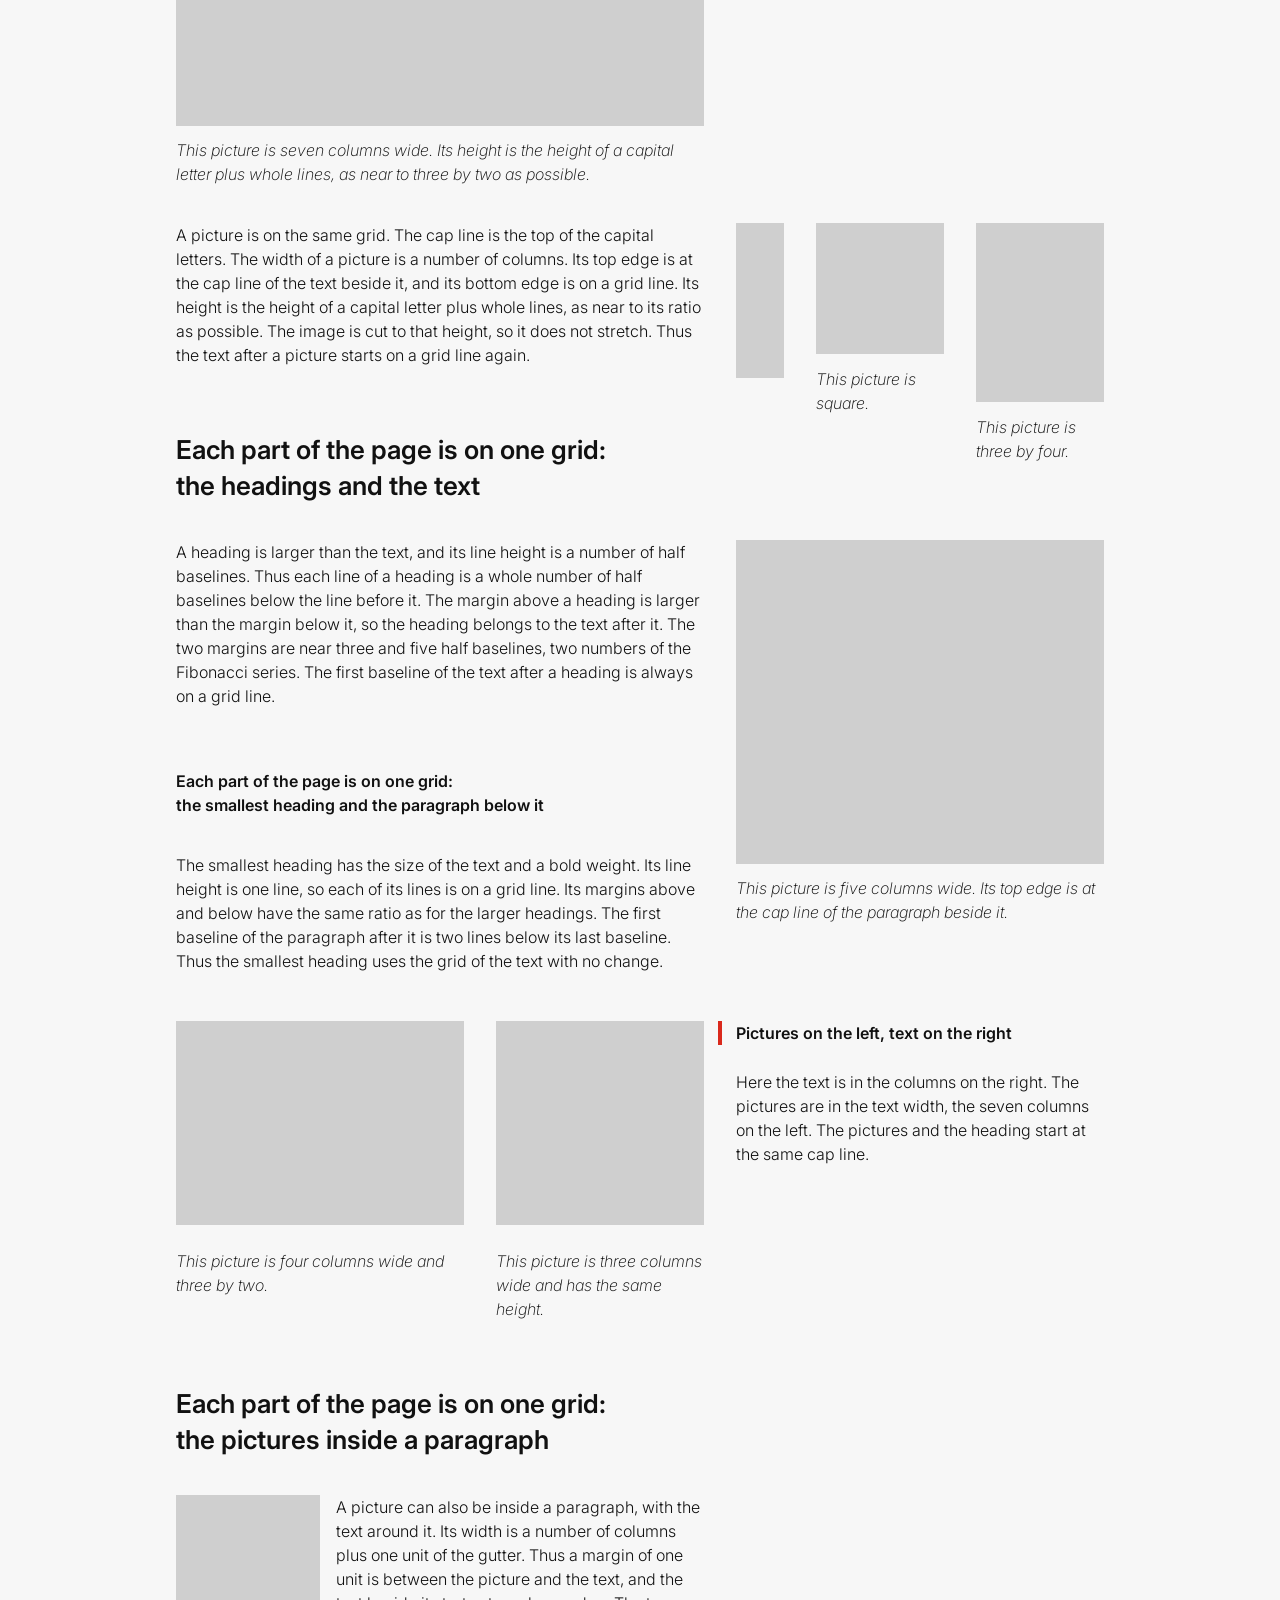
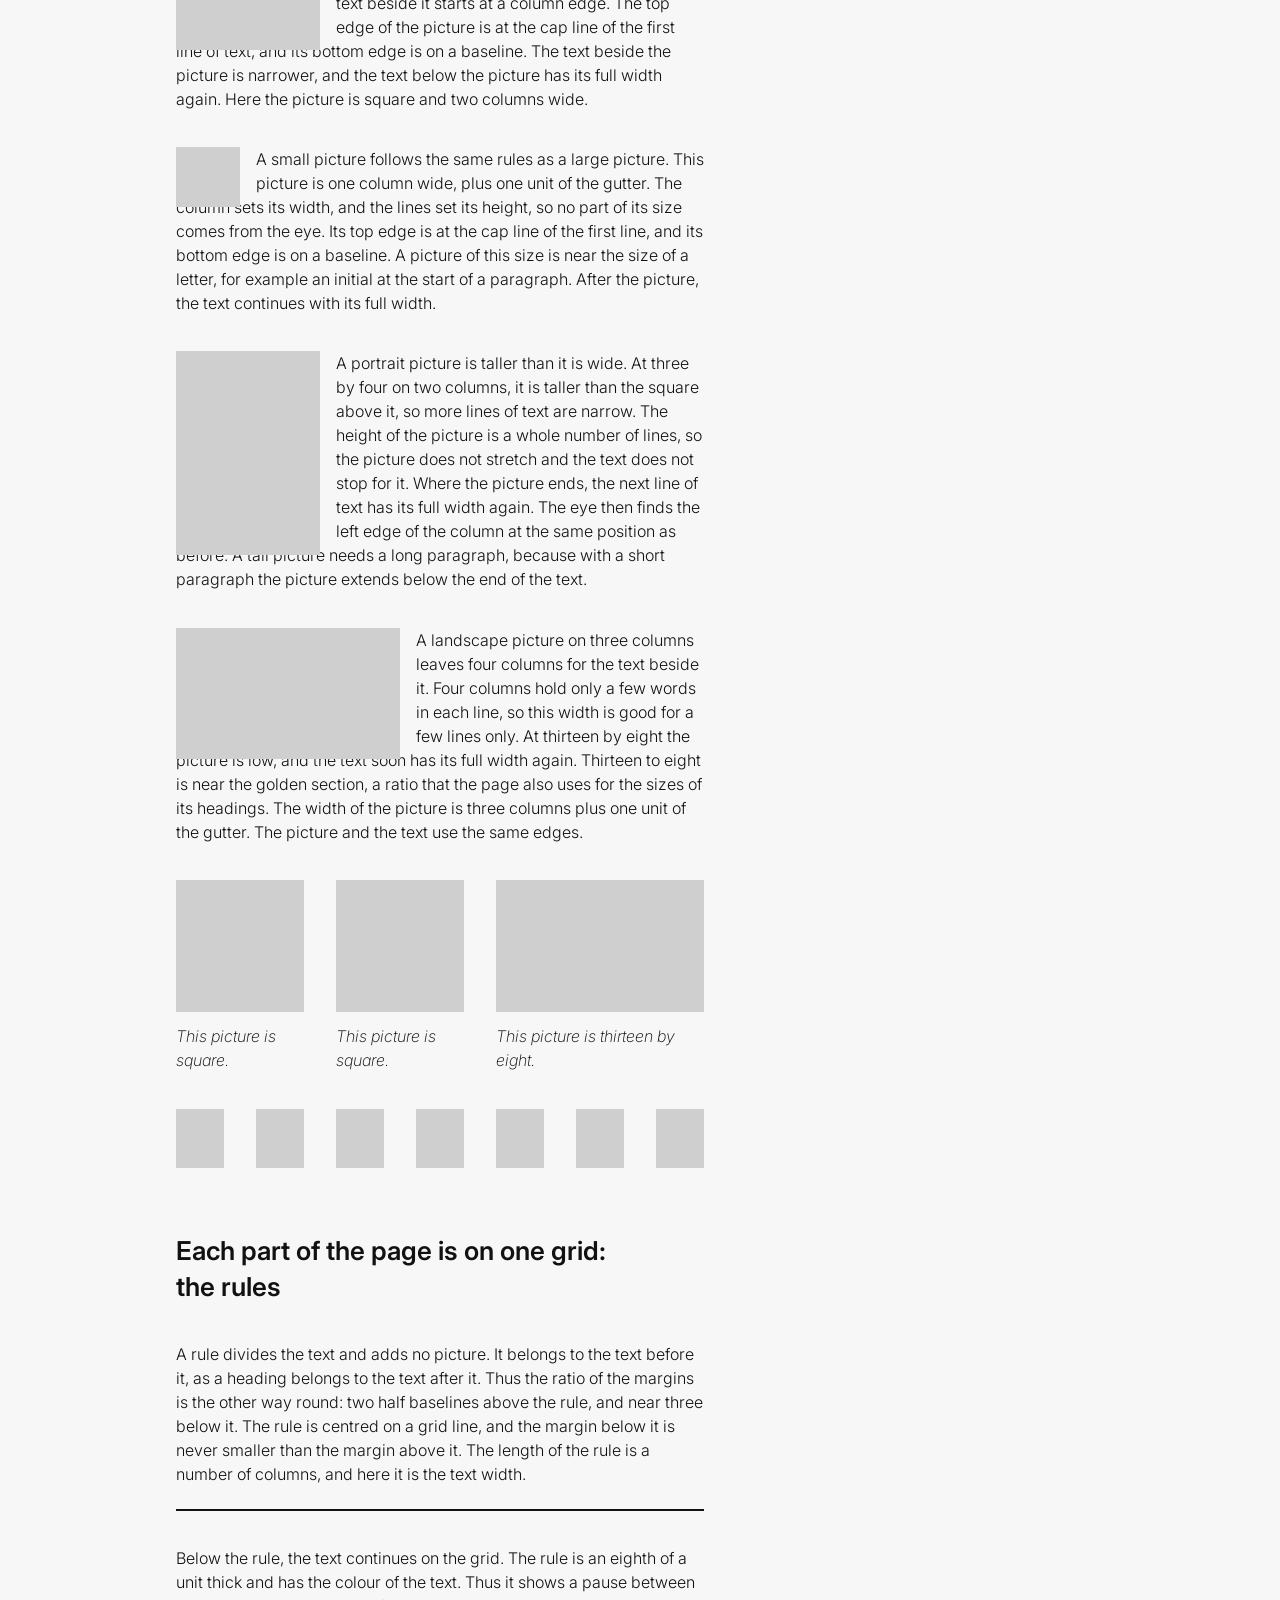
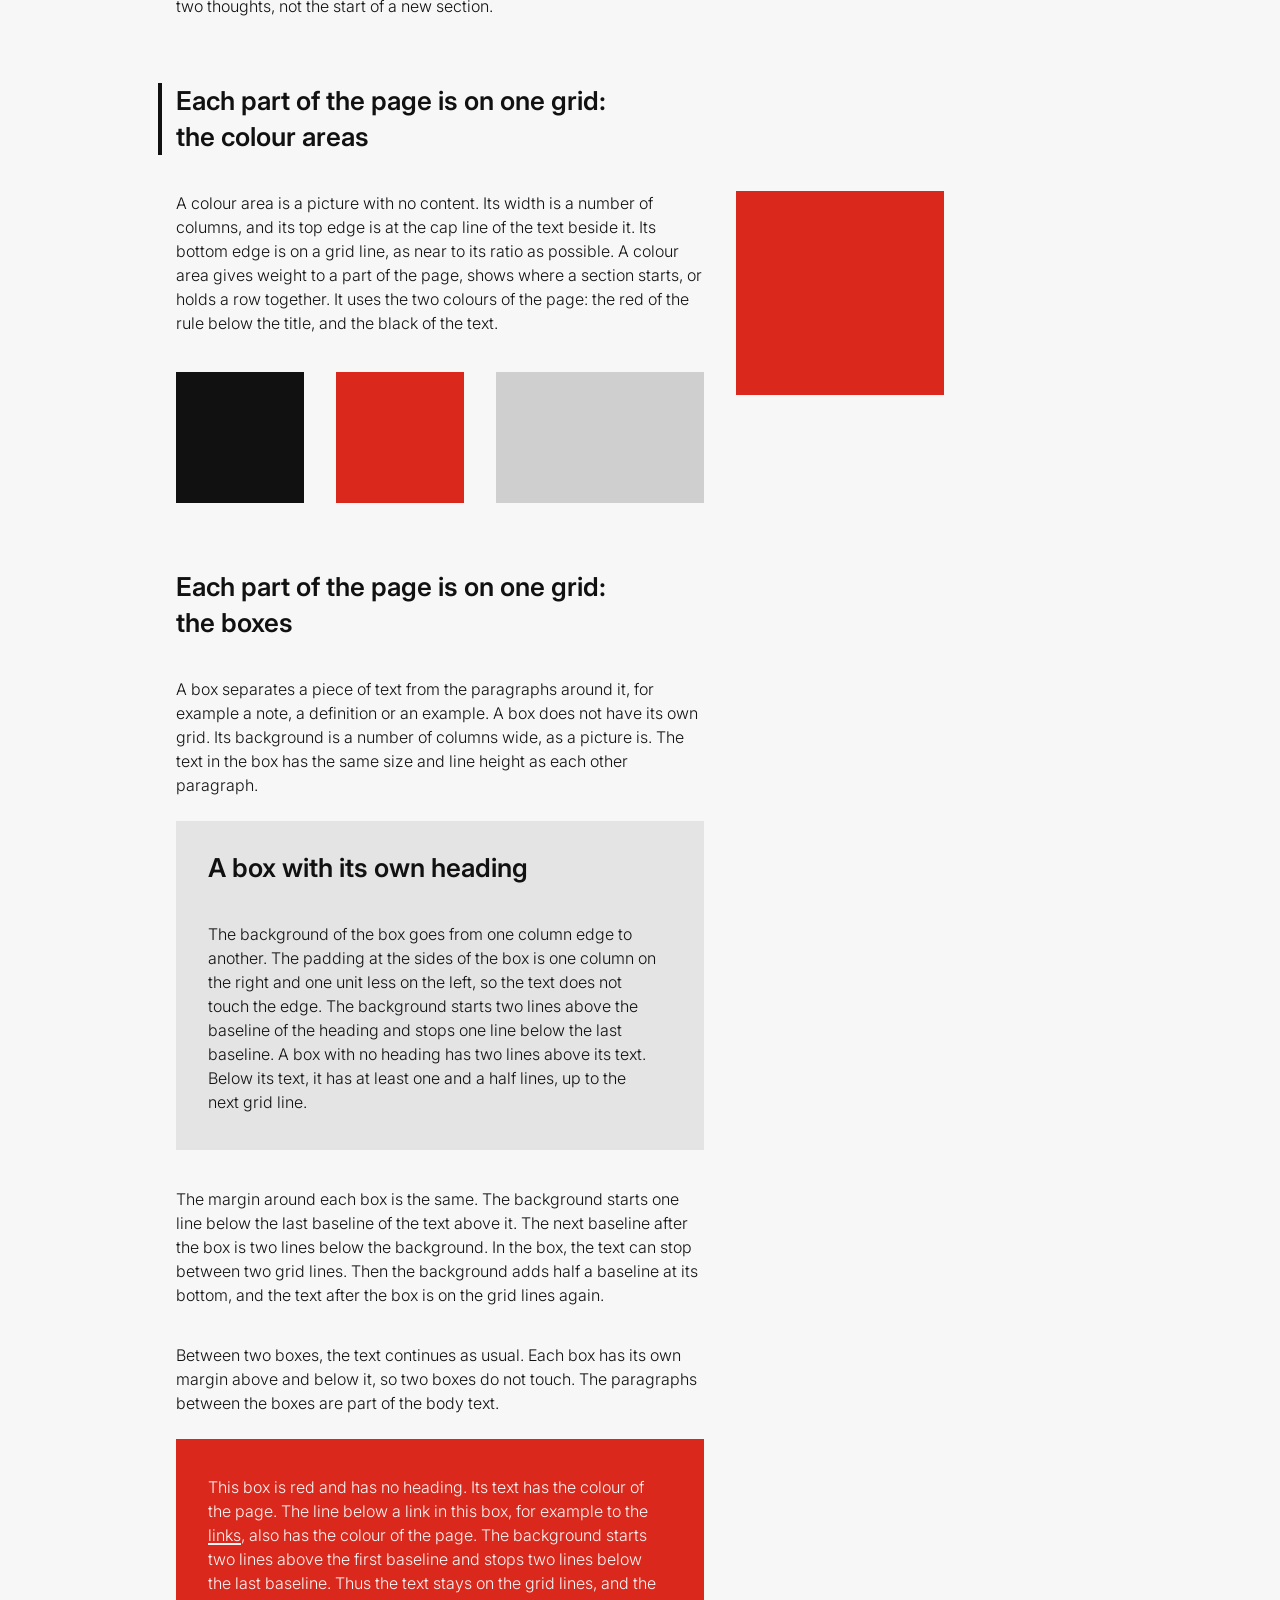
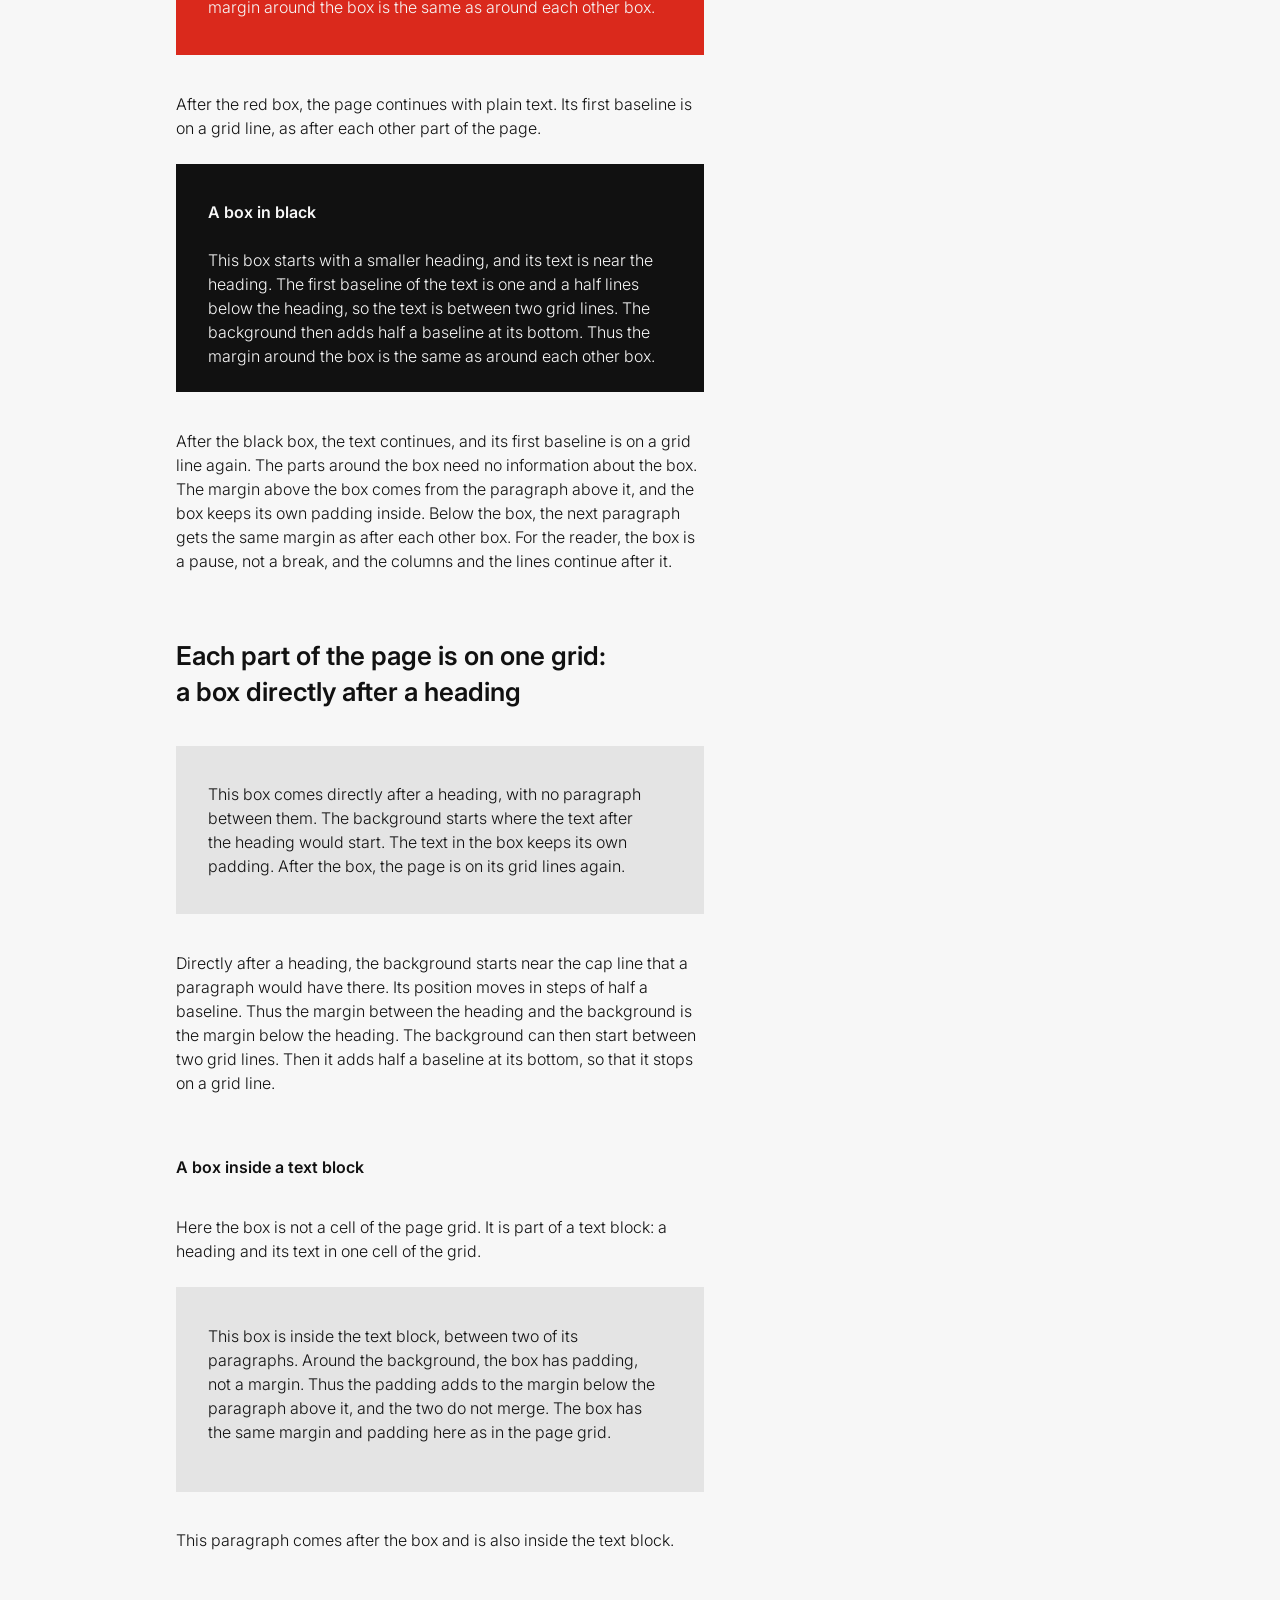
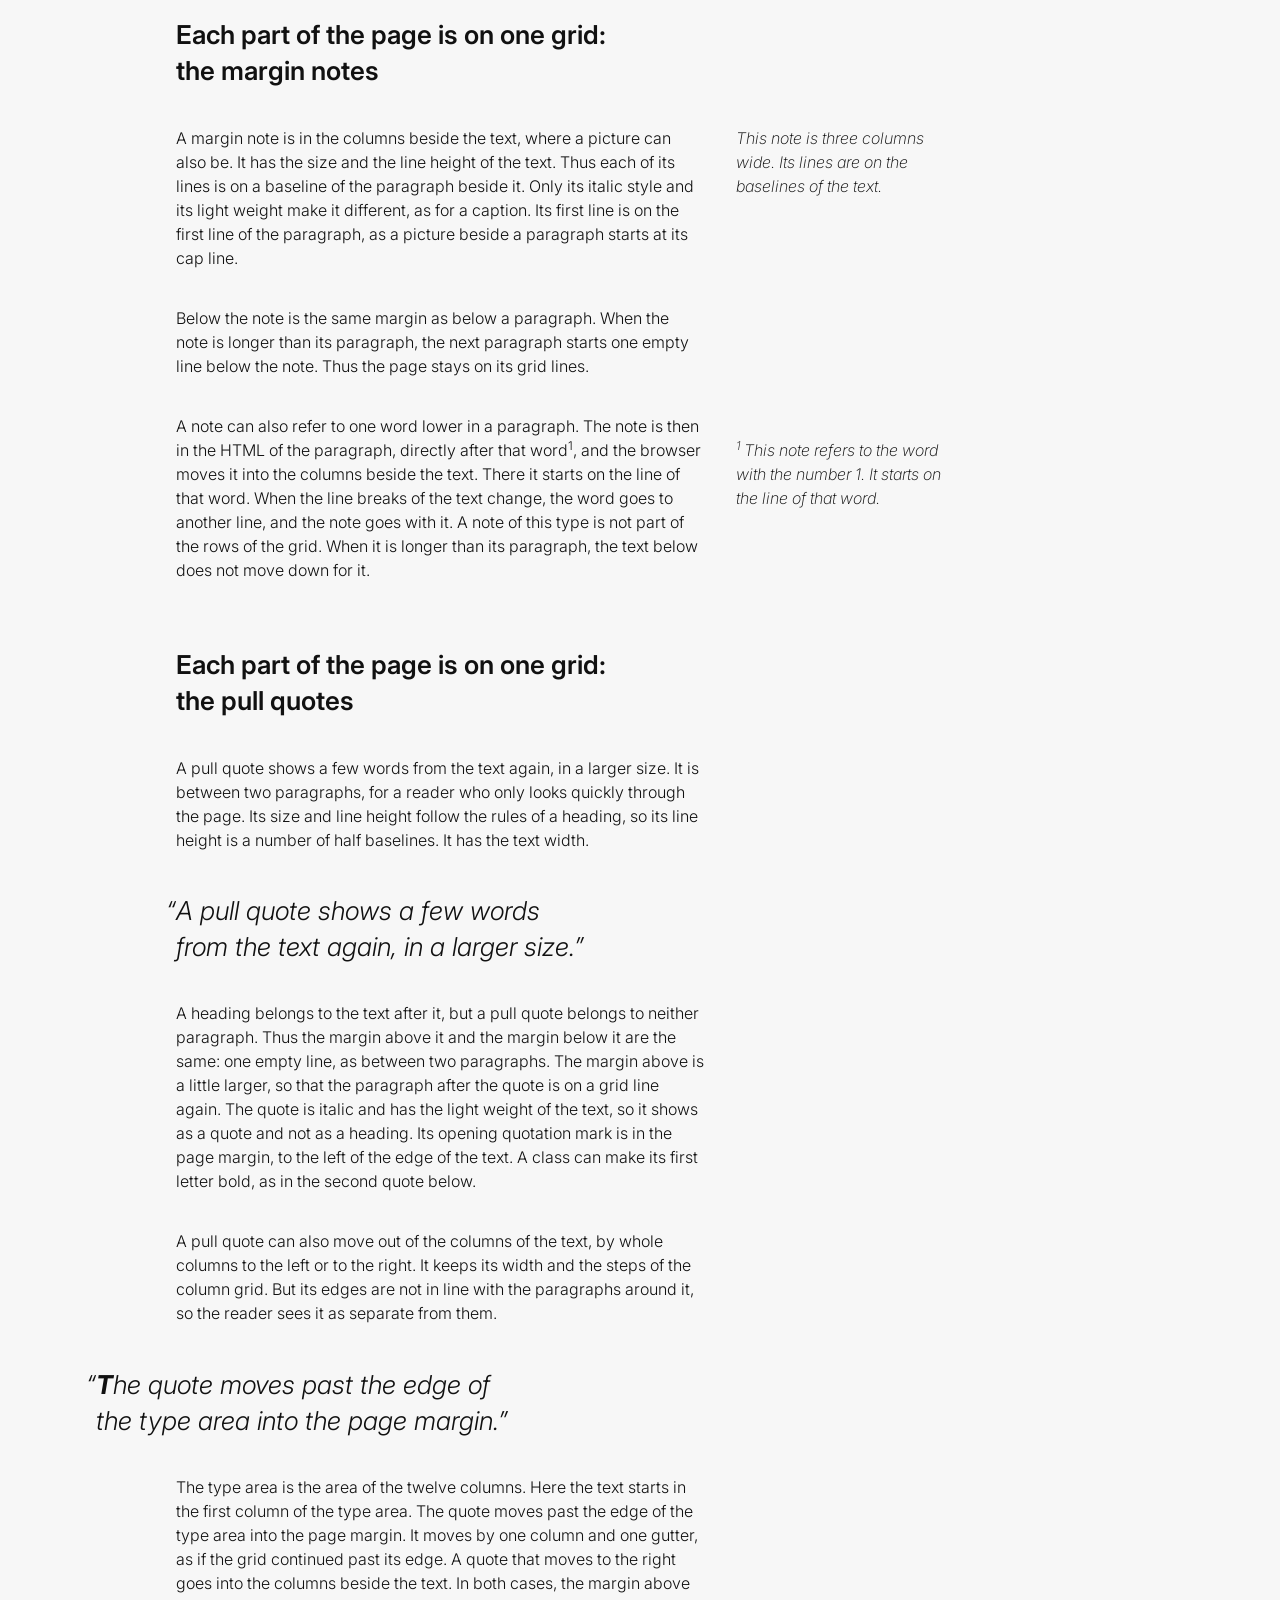
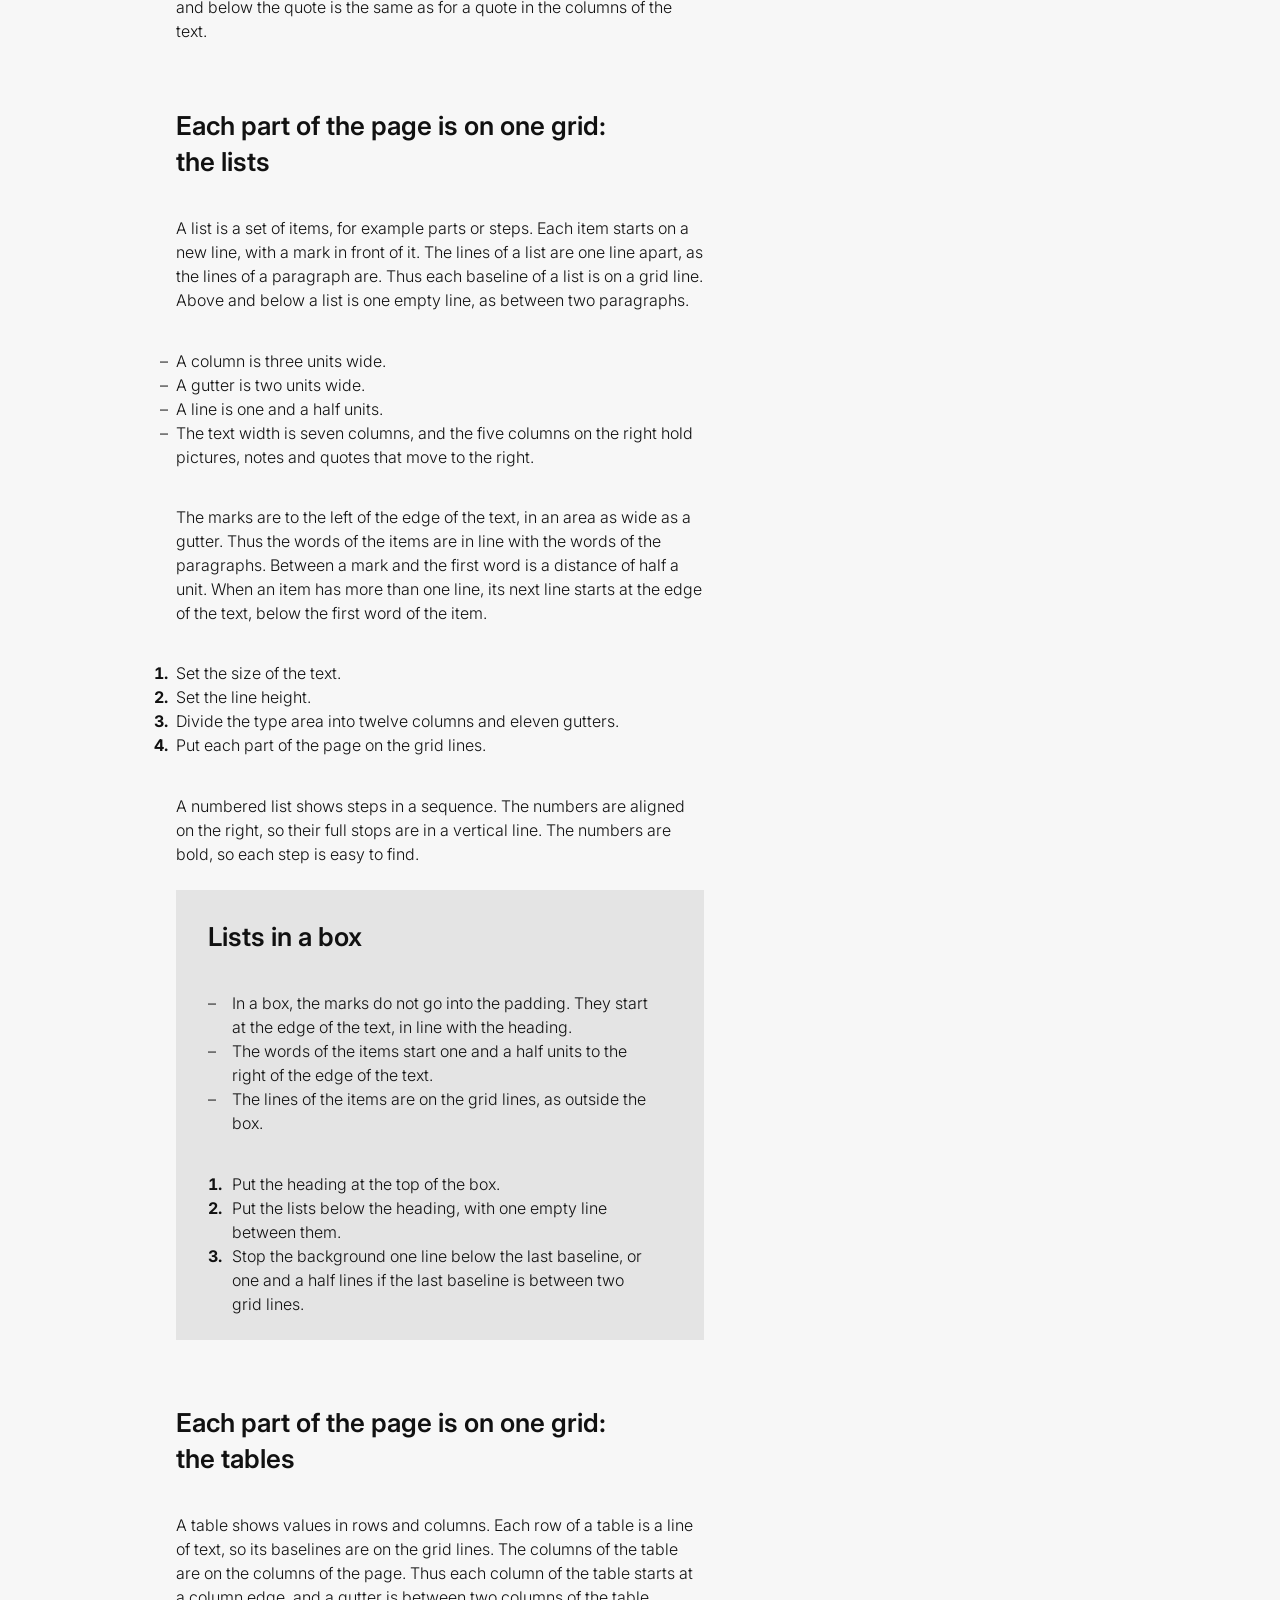
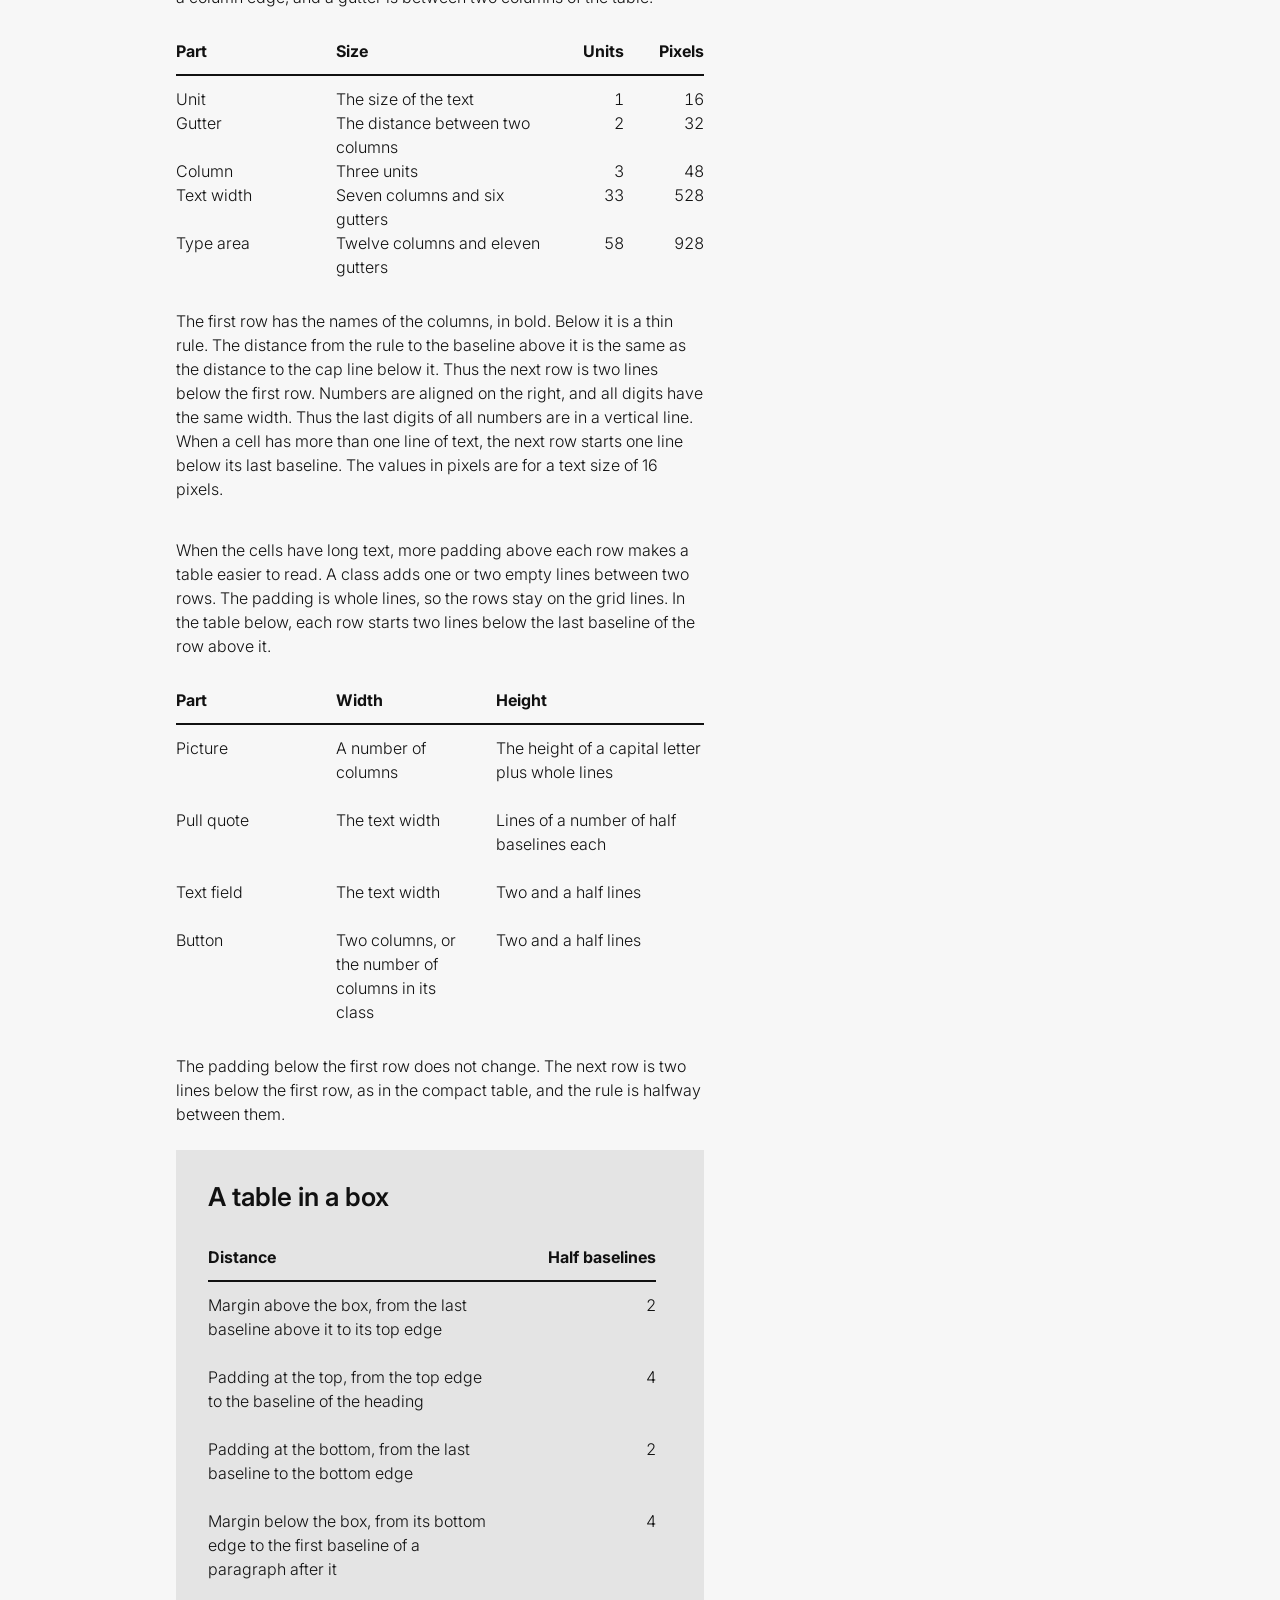
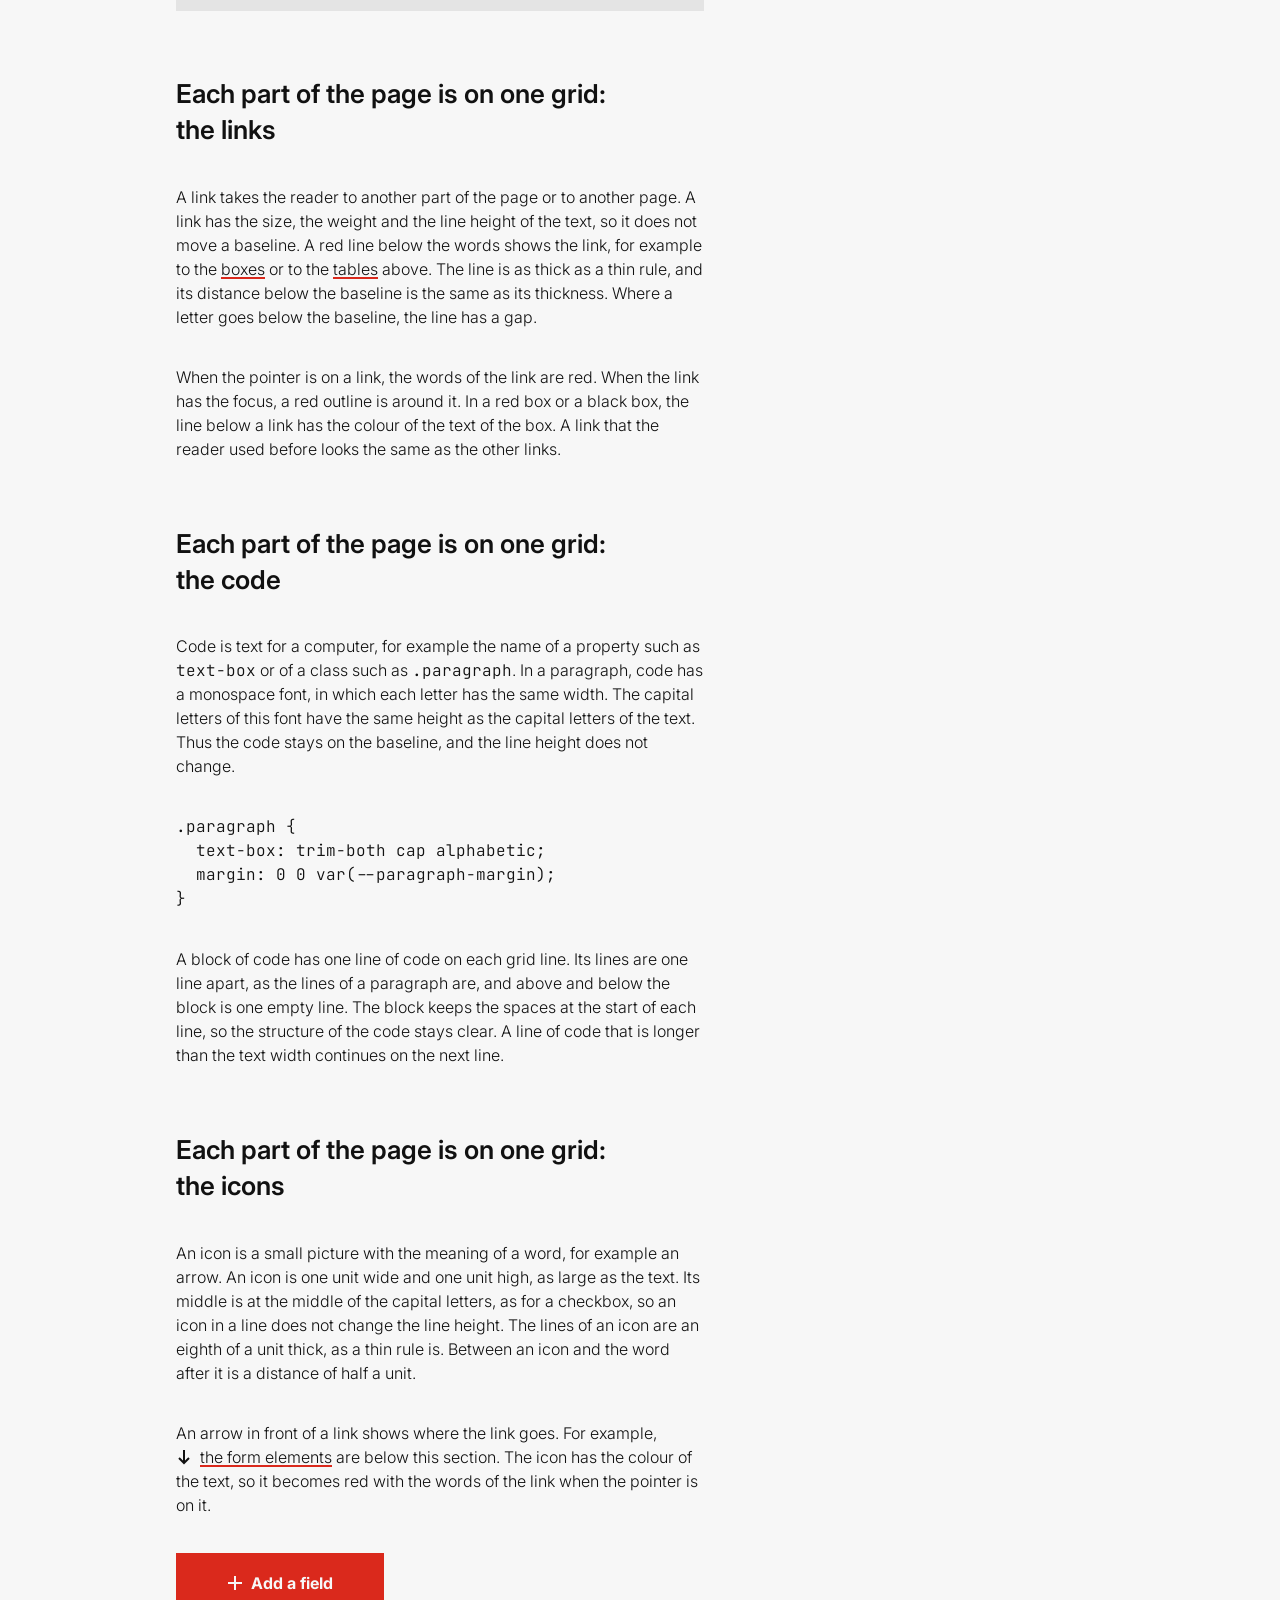
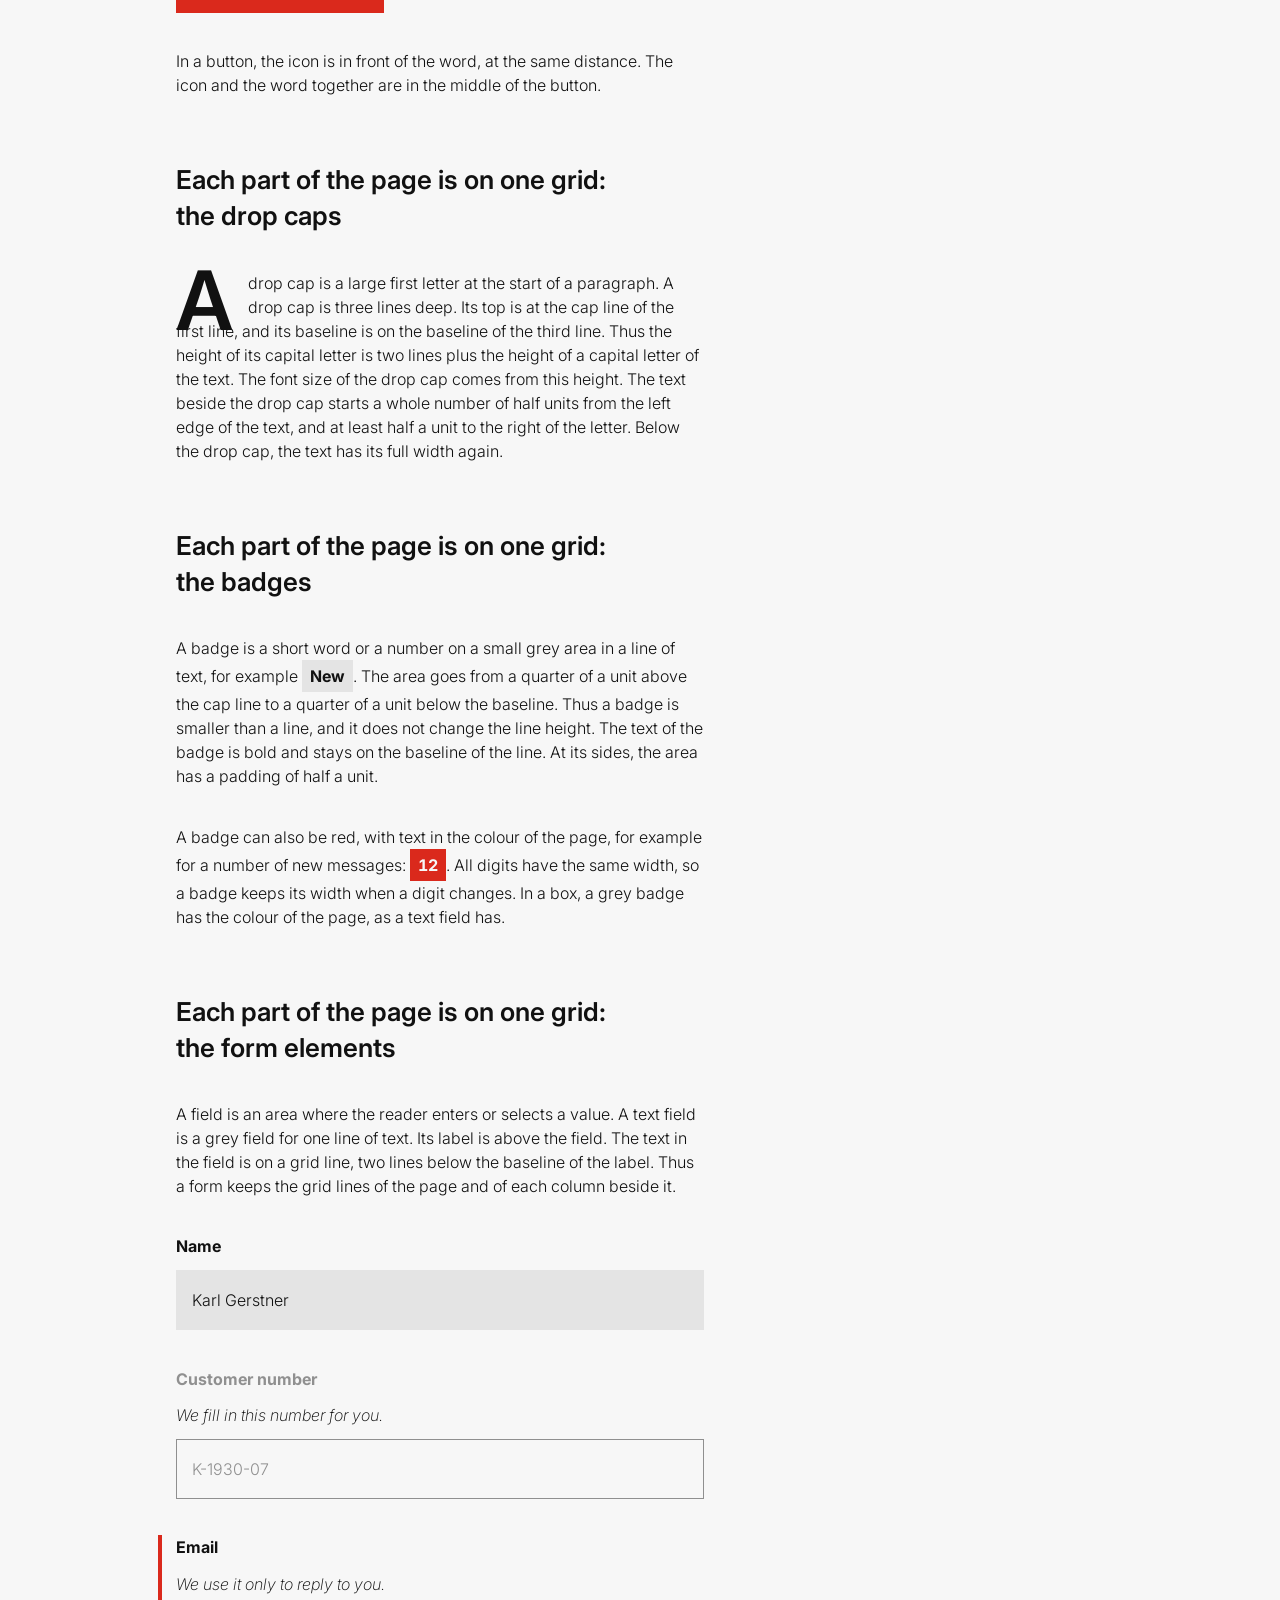
<file: reference.html>
<!doctype html>
<html lang="en">
<head>
<meta charset="utf-8">
<meta name="viewport" content="width=device-width, initial-scale=1">
<title>Typographic grid</title>
<link rel="preconnect" href="https://fonts.googleapis.com">
<link rel="preconnect" href="https://fonts.gstatic.com" crossorigin>
<link href="https://fonts.googleapis.com/css2?family=Inter:ital,opsz,wght@0,14..32,100..900;1,14..32,100..900&family=JetBrains+Mono:ital,wght@0,100..800;1,100..800&display=swap" rel="stylesheet">
<link rel="stylesheet" href="typographic-grid/theme.css">
<link rel="stylesheet" href="typographic-grid/grid.css">
<link rel="stylesheet" href="typographic-grid/fx.css">
<!-- tools for looking at the grid: overlay and floating checkboxes; leave out in production -->
<link rel="stylesheet" href="typographic-grid/tools.css">
</head>
<body>

<main class="type-area">
  <p class="heading page-title size-phi-3 ratio-3-5 col-start-1 col-span-12">Each part of the page is on one grid</p>

  <h1 class="heading size-phi-2 ratio-3-5">Each part of the page is on one grid</h1>
  <p class="paragraph">This page uses one grid for all of its parts. The unit of the grid is the size of the text. A column is three units wide, and a gutter, the distance between two columns, is two units wide. The baseline is the bottom of letters such as H and x. A line is the distance from one baseline to the next, one and a half units. The baselines of the text are on the grid lines, which are one line apart. The text width, the width of the paragraphs, is seven columns, and the five columns on the right hold pictures and notes. When the size of the text or the line height changes, all distances on the page change with it. No distance on the page comes from the eye.</p>
  <figure class="figure figure-side figure-hanging col-start-8 col-span-3 aspect-3-2">
    <div class="figure-image"></div>
    <figcaption class="figure-caption">This picture is three columns wide.</figcaption>
  </figure>
  <figure class="figure figure-side figure-hanging col-start-11 col-span-2 aspect-3-2">
    <div class="figure-image"></div>
    <figcaption class="figure-caption">This picture is two columns wide.</figcaption>
  </figure>

  <h2 class="heading size-phi-1 ratio-3-5">Contents</h2>
  <ol class="list">
    <li><a href="#headings">The headings and the text</a></li>
    <li><a href="#pictures-in-text">The pictures inside a paragraph</a></li>
    <li><a href="#rules">The rules</a></li>
    <li><a href="#colour-areas">The colour areas</a></li>
    <li><a href="#boxes">The boxes</a></li>
    <li><a href="#box-after-heading">A box directly after a heading</a></li>
    <li><a href="#margin-notes">The margin notes</a></li>
    <li><a href="#pull-quotes">The pull quotes</a></li>
    <li><a href="#lists">The lists</a></li>
    <li><a href="#tables">The tables</a></li>
    <li><a href="#links">The links</a></li>
    <li><a href="#code">The code</a></li>
    <li><a href="#icons">The icons</a></li>
    <li><a href="#dropcaps">The drop caps</a></li>
    <li><a href="#badges">The badges</a></li>
    <li><a href="#forms">The form elements</a></li>
    <li><a href="#effects">The effects</a></li>
    <li><a href="#full-width">A full-width example</a></li>
    <li><a href="#narrow-screens">The narrow screens</a></li>
  </ol>
  <p class="paragraph">An example page uses this grid for an article about Swiss typography: <a href="index.html"><span class="icon icon-arrow-right">Swiss</span> typography</a>.</p>

  <figure class="figure col-start-1 col-span-7 aspect-3-2">
    <div class="figure-image"></div>
    <figcaption class="figure-caption">This picture is seven columns wide. Its height is the height of a capital letter plus whole lines, as near to three by two as possible.</figcaption>
  </figure>
  <p class="paragraph">A picture is on the same grid. The cap line is the top of the capital letters. The width of a picture is a number of columns. Its top edge is at the cap line of the text beside it, and its bottom edge is on a grid line. Its height is the height of a capital letter plus whole lines, as near to its ratio as possible. The image is cut to that height, so it does not stretch. Thus the text after a picture starts on a grid line again.</p>
  <!-- one column is too narrow for a caption -->
  <figure class="figure figure-side figure-hanging col-start-8 col-span-1 aspect-1-3">
    <div class="figure-image"></div>
  </figure>
  <figure class="figure figure-side figure-hanging col-start-9 col-span-2 aspect-1-1">
    <div class="figure-image"></div>
    <figcaption class="figure-caption">This picture is square.</figcaption>
  </figure>
  <figure class="figure figure-side figure-hanging col-start-11 col-span-2 aspect-3-4">
    <div class="figure-image"></div>
    <figcaption class="figure-caption">This picture is three by four.</figcaption>
  </figure>

  <h2 class="heading size-phi-1 ratio-3-5" id="headings">Each part of the page is on one grid: <br>the headings and the&nbsp;text</h2>
  <p class="paragraph">A heading is larger than the text, and its line height is a number of half baselines. Thus each line of a heading is a whole number of half baselines below the line before it. The margin above a heading is larger than the margin below it, so the heading belongs to the text after it. The two margins are near three and five half baselines, two numbers of the Fibonacci series. The first baseline of the text after a heading is always on a grid line.</p>
  <figure class="figure figure-side figure-hanging col-start-8 col-span-5 aspect-9-8">
    <div class="figure-image"></div>
    <figcaption class="figure-caption">This picture is five columns wide. Its top edge is at the cap line of the paragraph beside it.</figcaption>
  </figure>

  <h3 class="heading size-phi-0 ratio-3-5">Each part of the page is on one grid: <br>the smallest heading and the paragraph below&nbsp;it</h3>
  <p class="paragraph">The smallest heading has the size of the text and a bold weight. Its line height is one line, so each of its lines is on a grid line. Its margins above and below have the same ratio as for the larger headings. The first baseline of the paragraph after it is two lines below its last baseline. Thus the smallest heading uses the grid of the text with no change.</p>
  <!-- figures on the left come before their text block: the grid places left to right, so after it they'd drop a row -->
  <!-- filling the text span, one height: 4 columns at 3:2, 3 columns at 13:12 (288 / 1.5 = 208 / (13/12) units of height) -->
  <figure class="figure figure-side col-start-1 col-span-4 aspect-3-2">
    <div class="figure-image"></div>
    <figcaption class="figure-caption">This picture is four columns wide and three by two.</figcaption>
  </figure>
  <figure class="figure figure-side col-start-5 col-span-3 aspect-13-12">
    <div class="figure-image"></div>
    <figcaption class="figure-caption">This picture is three columns wide and has the same height.</figcaption>
  </figure>
  <div class="text-block col-start-8 col-span-5">
    <h3 class="heading size-phi-0 ratio-2-3 rule-left">Pictures on the left, text on the right</h3>
    <p class="paragraph">Here the text is in the columns on the right. The pictures are in the text width, the seven columns on the left. The pictures and the heading start at the same cap line.</p>
  </div>

  <h2 class="heading size-phi-1 ratio-3-5" id="pictures-in-text">Each part of the page is on one grid: <br>the pictures inside a&nbsp;paragraph</h2>
  <p class="paragraph"><span class="float-left col-span-2 aspect-1-1"></span>A picture can also be inside a paragraph, with the text around it. Its width is a number of columns plus one unit of the gutter. Thus a margin of one unit is between the picture and the text, and the text beside it starts at a column edge. The top edge of the picture is at the cap line of the first line of text, and its bottom edge is on a baseline. The text beside the picture is narrower, and the text below the picture has its full width again. Here the picture is square and two columns wide.</p>
  <p class="paragraph"><span class="float-left col-span-1 aspect-1-1"></span>A small picture follows the same rules as a large picture. This picture is one column wide, plus one unit of the gutter. The column sets its width, and the lines set its height, so no part of its size comes from the eye. Its top edge is at the cap line of the first line, and its bottom edge is on a baseline. A picture of this size is near the size of a letter, for example an initial at the start of a paragraph. After the picture, the text continues with its full width.</p>
  <p class="paragraph"><span class="float-left col-span-2 aspect-3-4"></span>A portrait picture is taller than it is wide. At three by four on two columns, it is taller than the square above it, so more lines of text are narrow. The height of the picture is a whole number of lines, so the picture does not stretch and the text does not stop for it. Where the picture ends, the next line of text has its full width again. The eye then finds the left edge of the column at the same position as before. A tall picture needs a long paragraph, because with a short paragraph the picture extends below the end of the text.</p>
  <p class="paragraph"><span class="float-left col-span-3 aspect-13-8"></span>A landscape picture on three columns leaves four columns for the text beside it. Four columns hold only a few words in each line, so this width is good for a few lines only. At thirteen by eight the picture is low, and the text soon has its full width again. Thirteen to eight is near the golden section, a ratio that the page also uses for the sizes of its headings. The width of the picture is three columns plus one unit of the gutter. The picture and the text use the same edges.</p>
  <figure class="figure col-start-1 col-span-2 aspect-1-1">
    <div class="figure-image"></div>
    <figcaption class="figure-caption">This picture is square.</figcaption>
  </figure>
  <figure class="figure col-start-3 col-span-2 aspect-1-1">
    <div class="figure-image"></div>
    <figcaption class="figure-caption">This picture is square.</figcaption>
  </figure>
  <figure class="figure col-start-5 col-span-3 aspect-13-8">
    <div class="figure-image"></div>
    <figcaption class="figure-caption">This picture is thirteen by eight.</figcaption>
  </figure>
  <figure class="figure col-start-1 col-span-1 aspect-1-1">
    <div class="figure-image"></div>
  </figure>
  <figure class="figure col-start-2 col-span-1 aspect-1-1">
    <div class="figure-image"></div>
  </figure>
  <figure class="figure col-start-3 col-span-1 aspect-1-1">
    <div class="figure-image"></div>
  </figure>
  <figure class="figure col-start-4 col-span-1 aspect-1-1">
    <div class="figure-image"></div>
  </figure>
  <figure class="figure col-start-5 col-span-1 aspect-1-1">
    <div class="figure-image"></div>
  </figure>
  <figure class="figure col-start-6 col-span-1 aspect-1-1">
    <div class="figure-image"></div>
  </figure>
  <figure class="figure col-start-7 col-span-1 aspect-1-1">
    <div class="figure-image"></div>
  </figure>

  <h2 class="heading size-phi-1 ratio-3-5" id="rules">Each part of the page is on one grid: <br>the&nbsp;rules</h2>
  <p class="paragraph">A rule divides the text and adds no picture. It belongs to the text before it, as a heading belongs to the text after it. Thus the ratio of the margins is the other way round: two half baselines above the rule, and near three below it. The rule is centred on a grid line, and the margin below it is never smaller than the margin above it. The length of the rule is a number of columns, and here it is the text width.</p>
  <hr class="rule">
  <p class="paragraph">Below the rule, the text continues on the grid. The rule is an eighth of a unit thick and has the colour of the text. Thus it shows a pause between two thoughts, not the start of a new section.</p>

  <h2 class="heading size-phi-1 ratio-3-5 rule-left rule-ink" id="colour-areas">Each part of the page is on one grid: <br>the colour&nbsp;areas</h2>
  <p class="paragraph">A colour area is a picture with no content. Its width is a number of columns, and its top edge is at the cap line of the text beside it. Its bottom edge is on a grid line, as near to its ratio as possible. A colour area gives weight to a part of the page, shows where a section starts, or holds a row together. It uses the two colours of the page: the red of the rule below the title, and the black of the text.</p>
  <figure class="figure figure-side figure-hanging col-start-8 col-span-3 aspect-1-1 fill-red">
    <div class="figure-image"></div>
  </figure>
  <figure class="figure col-start-1 col-span-2 aspect-1-1 fill-ink">
    <div class="figure-image"></div>
  </figure>
  <figure class="figure col-start-3 col-span-2 aspect-1-1 fill-red">
    <div class="figure-image"></div>
  </figure>
  <figure class="figure col-start-5 col-span-3 aspect-13-8">
    <div class="figure-image"></div>
  </figure>

  <h2 class="heading size-phi-1 ratio-3-5" id="boxes">Each part of the page is on one grid: <br>the&nbsp;boxes</h2>
  <p class="paragraph">A box separates a piece of text from the paragraphs around it, for example a note, a definition or an example. A box does not have its own grid. Its background is a number of columns wide, as a picture is. The text in the box has the same size and line height as each other paragraph.</p>
  <div class="box">
    <h2 class="heading size-phi-1 ratio-3-5">A box with its own heading</h2>
    <p class="paragraph">The background of the box goes from one column edge to another. The padding at the sides of the box is one column on the right and one unit less on the left, so the text does not touch the edge. The background starts two lines above the baseline of the heading and stops one line below the last baseline. A box with no heading has two lines above its text. Below its text, it has at least one and a half lines, up to the next grid line.</p>
  </div>
  <p class="paragraph">The margin around each box is the same. The background starts one line below the last baseline of the text above it. The next baseline after the box is two lines below the background. In the box, the text can stop between two grid lines. Then the background adds half a baseline at its bottom, and the text after the box is on the grid lines again.</p>
  <p class="paragraph">Between two boxes, the text continues as usual. Each box has its own margin above and below it, so two boxes do not touch. The paragraphs between the boxes are part of the body text.</p>
  <div class="box fill-red text-light">
    <p class="paragraph">This box is red and has no heading. Its text has the colour of the page. The line below a link in this box, for example to the <a href="#links">links</a>, also has the colour of the page. The background starts two lines above the first baseline and stops two lines below the last baseline. Thus the text stays on the grid lines, and the margin around the box is the same as around each other box.</p>
  </div>
  <p class="paragraph">After the red box, the page continues with plain text. Its first baseline is on a grid line, as after each other part of the page.</p>
  <div class="box fill-ink text-light">
    <h3 class="heading size-phi-0 ratio-2-3">A box in black</h3>
    <p class="paragraph">This box starts with a smaller heading, and its text is near the heading. The first baseline of the text is one and a half lines below the heading, so the text is between two grid lines. The background then adds half a baseline at its bottom. Thus the margin around the box is the same as around each other box.</p>
  </div>
  <p class="paragraph">After the black box, the text continues, and its first baseline is on a grid line again. The parts around the box need no information about the box. The margin above the box comes from the paragraph above it, and the box keeps its own padding inside. Below the box, the next paragraph gets the same margin as after each other box. For the reader, the box is a pause, not a break, and the columns and the lines continue after it.</p>

  <h2 class="heading size-phi-1 ratio-3-5" id="box-after-heading">Each part of the page is on one grid: <br>a box directly after a&nbsp;heading</h2>
  <div class="box">
    <p class="paragraph">This box comes directly after a heading, with no paragraph between them. The background starts where the text after the heading would start. The text in the box keeps its own padding. After the box, the page is on its grid lines again.</p>
  </div>
  <p class="paragraph">Directly after a heading, the background starts near the cap line that a paragraph would have there. Its position moves in steps of half a baseline. Thus the margin between the heading and the background is the margin below the heading. The background can then start between two grid lines. Then it adds half a baseline at its bottom, so that it stops on a grid line.</p>

  <div class="text-block">
    <h3 class="heading size-phi-0 ratio-3-5">A box inside a text block</h3>
    <p class="paragraph">Here the box is not a cell of the page grid. It is part of a text block: a heading and its text in one cell of the grid.</p>
    <div class="box">
      <p class="paragraph">This box is inside the text block, between two of its paragraphs. Around the background, the box has padding, not a margin. Thus the padding adds to the margin below the paragraph above it, and the two do not merge. The box has the same margin and padding here as in the page grid.</p>
    </div>
    <p class="paragraph">This paragraph comes after the box and is also inside the text block.</p>
  </div>

  <h2 class="heading size-phi-1 ratio-3-5" id="margin-notes">Each part of the page is on one grid: <br>the margin&nbsp;notes</h2>
  <p class="paragraph">A margin note is in the columns beside the text, where a picture can also be. It has the size and the line height of the text. Thus each of its lines is on a baseline of the paragraph beside it. Only its italic style and its light weight make it different, as for a caption. Its first line is on the first line of the paragraph, as a picture beside a paragraph starts at its cap line.</p>
  <aside class="note">This note is three columns wide. Its lines are on the baselines of the text.</aside>
  <p class="paragraph">Below the note is the same margin as below a paragraph. When the note is longer than its paragraph, the next paragraph starts one empty line below the note. Thus the page stays on its grid lines.</p>
  <p class="paragraph">A note can also refer to one word lower in a paragraph. The note is then in the HTML of the paragraph, directly after that word<sup>1</sup><span class="note"><sup>1 </sup>This note refers to the word with the number 1. It starts on the line of that word.</span>, and the browser moves it into the columns beside the text. There it starts on the line of that word. When the line breaks of the text change, the word goes to another line, and the note goes with it. A note of this type is not part of the rows of the grid. When it is longer than its paragraph, the text below does not move down for it.</p>

  <h2 class="heading size-phi-1 ratio-3-5" id="pull-quotes">Each part of the page is on one grid: <br>the pull&nbsp;quotes</h2>
  <p class="paragraph">A pull quote shows a few words from the text again, in a larger size. It is between two paragraphs, for a reader who only looks quickly through the page. Its size and line height follow the rules of a heading, so its line height is a number of half baselines. It has the text width.</p>
  <blockquote class="quote size-phi-1">A pull quote shows a few words from the text again, in a larger size.</blockquote>
  <p class="paragraph">A heading belongs to the text after it, but a pull quote belongs to neither paragraph. Thus the margin above it and the margin below it are the same: one empty line, as between two paragraphs. The margin above is a little larger, so that the paragraph after the quote is on a grid line again. The quote is italic and has the light weight of the text, so it shows as a quote and not as a heading. Its opening quotation mark is in the page margin, to the left of the edge of the text. A class can make its first letter bold, as in the second quote below.</p>
  <p class="paragraph">A pull quote can also move out of the columns of the text, by whole columns to the left or to the right. It keeps its width and the steps of the column grid. But its edges are not in line with the paragraphs around it, so the reader sees it as separate from them.</p>
  <blockquote class="quote size-phi-1 pull-left-1 first-letter-bold">The quote moves past the edge of the type area into the page margin.</blockquote>
  <p class="paragraph">The type area is the area of the twelve columns. Here the text starts in the first column of the type area. The quote moves past the edge of the type area into the page margin. It moves by one column and one gutter, as if the grid continued past its edge. A quote that moves to the right goes into the columns beside the text. In both cases, the margin above and below the quote is the same as for a quote in the columns of the text.</p>

  <h2 class="heading size-phi-1 ratio-3-5" id="lists">Each part of the page is on one grid: <br>the&nbsp;lists</h2>
  <p class="paragraph">A list is a set of items, for example parts or steps. Each item starts on a new line, with a mark in front of it. The lines of a list are one line apart, as the lines of a paragraph are. Thus each baseline of a list is on a grid line. Above and below a list is one empty line, as between two paragraphs.</p>
  <ul class="list">
    <li>A column is three units wide.</li>
    <li>A gutter is two units wide.</li>
    <li>A line is one and a half units.</li>
    <li>The text width is seven columns, and the five columns on the right hold pictures, notes and quotes that move to the right.</li>
  </ul>
  <p class="paragraph">The marks are to the left of the edge of the text, in an area as wide as a gutter. Thus the words of the items are in line with the words of the paragraphs. Between a mark and the first word is a distance of half a unit. When an item has more than one line, its next line starts at the edge of the text, below the first word of the item.</p>
  <ol class="list">
    <li>Set the size of the text.</li>
    <li>Set the line height.</li>
    <li>Divide the type area into twelve columns and eleven gutters.</li>
    <li>Put each part of the page on the grid lines.</li>
  </ol>
  <p class="paragraph">A numbered list shows steps in a sequence. The numbers are aligned on the right, so their full stops are in a vertical line. The numbers are bold, so each step is easy to find.</p>
  <div class="box">
    <h2 class="heading size-phi-1 ratio-3-5">Lists in a box</h2>
    <ul class="list">
      <li>In a box, the marks do not go into the padding. They start at the edge of the text, in line with the heading.</li>
      <li>The words of the items start one and a half units to the right of the edge of the text.</li>
      <li>The lines of the items are on the grid lines, as outside the box.</li>
    </ul>
    <ol class="list">
      <li>Put the heading at the top of the box.</li>
      <li>Put the lists below the heading, with one empty line between them.</li>
      <li>Stop the background one line below the last baseline, or one and a half lines if the last baseline is between two grid lines.</li>
    </ol>
  </div>

  <h2 class="heading size-phi-1 ratio-3-5" id="tables">Each part of the page is on one grid: <br>the&nbsp;tables</h2>
  <p class="paragraph">A table shows values in rows and columns. Each row of a table is a line of text, so its baselines are on the grid lines. The columns of the table are on the columns of the page. Thus each column of the table starts at a column edge, and a gutter is between two columns of the table.</p>
  <table class="table">
    <colgroup>
      <col class="col-span-2">
      <col class="col-span-3">
      <col class="col-span-1">
      <col class="col-span-1">
    </colgroup>
    <thead>
      <tr><th>Part</th><th>Size</th><th class="align-right">Units</th><th class="align-right">Pixels</th></tr>
    </thead>
    <tbody>
      <tr><td>Unit</td><td>The size of the text</td><td class="align-right">1</td><td class="align-right">16</td></tr>
      <tr><td>Gutter</td><td>The distance between two columns</td><td class="align-right">2</td><td class="align-right">32</td></tr>
      <tr><td>Column</td><td>Three units</td><td class="align-right">3</td><td class="align-right">48</td></tr>
      <tr><td>Text width</td><td>Seven columns and six gutters</td><td class="align-right">33</td><td class="align-right">528</td></tr>
      <tr><td>Type area</td><td>Twelve columns and eleven gutters</td><td class="align-right">58</td><td class="align-right">928</td></tr>
    </tbody>
  </table>
  <p class="paragraph">The first row has the names of the columns, in bold. Below it is a thin rule. The distance from the rule to the baseline above it is the same as the distance to the cap line below it. Thus the next row is two lines below the first row. Numbers are aligned on the right, and all digits have the same width. Thus the last digits of all numbers are in a vertical line. When a cell has more than one line of text, the next row starts one line below its last baseline. The values in pixels are for a text size of 16 pixels.</p>
  <p class="paragraph">When the cells have long text, more padding above each row makes a table easier to read. A class adds one or two empty lines between two rows. The padding is whole lines, so the rows stay on the grid lines. In the table below, each row starts two lines below the last baseline of the row above it.</p>
  <table class="table row-gap-1">
    <colgroup>
      <col class="col-span-2">
      <col class="col-span-2">
      <col class="col-span-3">
    </colgroup>
    <thead>
      <tr><th>Part</th><th>Width</th><th>Height</th></tr>
    </thead>
    <tbody>
      <tr><td>Picture</td><td>A number of columns</td><td>The height of a capital letter plus whole lines</td></tr>
      <tr><td>Pull quote</td><td>The text width</td><td>Lines of a number of half baselines each</td></tr>
      <tr><td>Text field</td><td>The text width</td><td>Two and a half lines</td></tr>
      <tr><td>Button</td><td>Two columns, or the number of columns in its class</td><td>Two and a half lines</td></tr>
    </tbody>
  </table>
  <p class="paragraph">The padding below the first row does not change. The next row is two lines below the first row, as in the compact table, and the rule is halfway between them.</p>
  <div class="box outline-narrow outline-ink">
    <h2 class="heading size-phi-1 ratio-3-5">A table in a box</h2>
    <table class="table row-gap-1">
      <colgroup>
        <col class="col-span-4">
        <col class="col-span-3">
      </colgroup>
      <thead>
        <tr><th>Distance</th><th class="align-right">Half baselines</th></tr>
      </thead>
      <tbody>
        <tr><td>Margin above the box, from the last baseline above it to its top edge</td><td class="align-right">2</td></tr>
        <tr><td>Padding at the top, from the top edge to the baseline of the heading</td><td class="align-right">4</td></tr>
        <tr><td>Padding at the bottom, from the last baseline to the bottom edge</td><td class="align-right">2</td></tr>
        <tr><td>Margin below the box, from its bottom edge to the first baseline of a paragraph after it</td><td class="align-right">4</td></tr>
      </tbody>
    </table>
  </div>

  <h2 class="heading size-phi-1 ratio-3-5" id="links">Each part of the page is on one grid: <br>the&nbsp;links</h2>
  <p class="paragraph">A link takes the reader to another part of the page or to another page. A link has the size, the weight and the line height of the text, so it does not move a baseline. A red line below the words shows the link, for example to the <a href="#boxes">boxes</a> or to the <a href="#tables">tables</a> above. The line is as thick as a thin rule, and its distance below the baseline is the same as its thickness. Where a letter goes below the baseline, the line has a gap.</p>
  <p class="paragraph">When the pointer is on a link, the words of the link are red. When the link has the focus, a red outline is around it. In a red box or a black box, the line below a link has the colour of the text of the box. A link that the reader used before looks the same as the other links.</p>

  <h2 class="heading size-phi-1 ratio-3-5" id="code">Each part of the page is on one grid: <br>the&nbsp;code</h2>
  <p class="paragraph">Code is text for a computer, for example the name of a property such as <code>text-box</code> or of a class such as <code>.paragraph</code>. In a paragraph, code has a monospace font, in which each letter has the same width. The capital letters of this font have the same height as the capital letters of the text. Thus the code stays on the baseline, and the line height does not change.</p>
  <pre class="code"><code>.paragraph {
  text-box: trim-both cap alphabetic;
  margin: 0 0 var(--paragraph-margin);
}</code></pre>
  <p class="paragraph">A block of code has one line of code on each grid line. Its lines are one line apart, as the lines of a paragraph are, and above and below the block is one empty line. The block keeps the spaces at the start of each line, so the structure of the code stays clear. A line of code that is longer than the text width continues on the next line.</p>

  <h2 class="heading size-phi-1 ratio-3-5" id="icons">Each part of the page is on one grid: <br>the&nbsp;icons</h2>
  <p class="paragraph">An icon is a small picture with the meaning of a word, for example an arrow. An icon is one unit wide and one unit high, as large as the text. Its middle is at the middle of the capital letters, as for a checkbox, so an icon in a line does not change the line height. The lines of an icon are an eighth of a unit thick, as a thin rule is. Between an icon and the word after it is a distance of half a unit.</p>
  <p class="paragraph">An arrow in front of a link shows where the link goes. For example, <a href="#forms"><span class="icon icon-arrow-down">the</span> form elements</a> are below this section. The icon has the colour of the text, so it becomes red with the words of the link when the pointer is on it.</p>
  <button class="button col-span-3" type="button"><span class="icon icon-plus">Add</span> a field</button>
  <p class="paragraph">In a button, the icon is in front of the word, at the same distance. The icon and the word together are in the middle of the button.</p>

  <h2 class="heading size-phi-1 ratio-3-5" id="dropcaps">Each part of the page is on one grid: <br>the drop&nbsp;caps</h2>
  <p class="paragraph"><span class="dropcap">A</span> drop cap is a large first letter at the start of a paragraph. A drop cap is three lines deep. Its top is at the cap line of the first line, and its baseline is on the baseline of the third line. Thus the height of its capital letter is two lines plus the height of a capital letter of the text. The font size of the drop cap comes from this height. The text beside the drop cap starts a whole number of half units from the left edge of the text, and at least half a unit to the right of the letter. Below the drop cap, the text has its full width again.</p>

  <h2 class="heading size-phi-1 ratio-3-5" id="badges">Each part of the page is on one grid: <br>the&nbsp;badges</h2>
  <p class="paragraph">A badge is a short word or a number on a small grey area in a line of text, for example <span class="badge">New</span>. The area goes from a quarter of a unit above the cap line to a quarter of a unit below the baseline. Thus a badge is smaller than a line, and it does not change the line height. The text of the badge is bold and stays on the baseline of the line. At its sides, the area has a padding of half a unit.</p>
  <p class="paragraph">A badge can also be red, with text in the colour of the page, for example for a number of new messages: <span class="badge fill-red text-light">12</span>. All digits have the same width, so a badge keeps its width when a digit changes. In a box, a grey badge has the colour of the page, as a text field has.</p>

  <h2 class="heading size-phi-1 ratio-3-5" id="forms">Each part of the page is on one grid: <br>the form&nbsp;elements</h2>
  <p class="paragraph">A field is an area where the reader enters or selects a value. A text field is a grey field for one line of text. Its label is above the field. The text in the field is on a grid line, two lines below the baseline of the label. Thus a form keeps the grid lines of the page and of each column beside it.</p>
  <div class="field">
    <label class="field-label" for="field-name">Name</label>
    <input class="field-input" id="field-name" type="text" value="Karl Gerstner">
  </div>
  <div class="field">
    <label class="field-label" for="field-customer">Customer number</label>
    <p class="field-description" id="field-customer-description">We fill in this number for you.</p>
    <input class="field-input" id="field-customer" type="text" value="K-1930-07" disabled aria-describedby="field-customer-description">
  </div>
  <div class="field">
    <label class="field-label" for="field-email">Email</label>
    <p class="field-description" id="field-email-description">We use it only to reply to you.</p>
    <p class="field-error" id="field-email-error">Enter an email address, such as name@example.com.</p>
    <input class="field-input" id="field-email" type="email" placeholder="name@example.com" aria-invalid="true" aria-describedby="field-email-description field-email-error">
  </div>
  <p class="paragraph">A paragraph between two fields is a normal paragraph. Its first baseline is two lines below the bottom edge of the field above it. The next label is two lines below the last baseline of the paragraph, as between two paragraphs.</p>
  <div class="field">
    <label class="field-label" for="field-street">Street</label>
    <p class="field-description" id="field-street-description">Write the street and the house number. Add a floor or a company after a comma.</p>
    <input class="field-input" id="field-street" type="text" placeholder="Spalenberg 20" aria-describedby="field-street-description">
  </div>
  <div class="fields">
    <div class="field col-span-2">
      <label class="field-label" for="field-postcode">Postcode</label>
      <p class="field-description" id="field-postcode-description">It has four digits.</p>
      <input class="field-input" id="field-postcode" type="text" value="4051" aria-describedby="field-postcode-description">
    </div>
    <div class="field">
      <label class="field-label" for="field-city">City</label>
      <input class="field-input" id="field-city" type="text" value="Basel">
    </div>
  </div>
  <div class="field">
    <label class="field-label" for="field-country">Country</label>
    <select class="field-input" id="field-country">
      <option>Austria</option>
      <option>Germany</option>
      <option selected>Switzerland</option>
    </select>
  </div>
  <div class="field" role="group" aria-labelledby="field-birth-label">
    <p class="field-label" id="field-birth-label">Date of birth</p>
    <div class="field-row">
      <select class="field-input col-span-2" id="field-day" aria-label="Day">
          <option>1</option>
          <option selected>2</option>
          <option>3</option>
          <option>4</option>
          <option>5</option>
          <option>6</option>
          <option>7</option>
          <option>8</option>
          <option>9</option>
          <option>10</option>
          <option>11</option>
          <option>12</option>
          <option>13</option>
          <option>14</option>
          <option>15</option>
          <option>16</option>
          <option>17</option>
          <option>18</option>
          <option>19</option>
          <option>20</option>
          <option>21</option>
          <option>22</option>
          <option>23</option>
          <option>24</option>
          <option>25</option>
          <option>26</option>
          <option>27</option>
          <option>28</option>
          <option>29</option>
          <option>30</option>
          <option>31</option>
        </select>
      <select class="field-input col-span-3" id="field-month" aria-label="Month">
          <option>January</option>
          <option>February</option>
          <option>March</option>
          <option>April</option>
          <option>May</option>
          <option>June</option>
          <option selected>July</option>
          <option>August</option>
          <option>September</option>
          <option>October</option>
          <option>November</option>
          <option>December</option>
        </select>
      <select class="field-input" id="field-year" aria-label="Year">
          <option>1920</option>
          <option>1921</option>
          <option>1922</option>
          <option>1923</option>
          <option>1924</option>
          <option>1925</option>
          <option>1926</option>
          <option>1927</option>
          <option>1928</option>
          <option>1929</option>
          <option selected>1930</option>
          <option>1931</option>
          <option>1932</option>
          <option>1933</option>
          <option>1934</option>
          <option>1935</option>
          <option>1936</option>
          <option>1937</option>
          <option>1938</option>
          <option>1939</option>
          <option>1940</option>
        </select>
    </div>
  </div>
  </div>
  <div class="field" role="group" aria-labelledby="contact-label">
    <p class="field-label" id="contact-label">Contact me by</p>
    <label class="choice"><input class="choice-input" type="checkbox" name="contact" value="email" checked>Email</label>
    <label class="choice"><input class="choice-input" type="checkbox" name="contact" value="phone">Phone</label>
    <label class="choice"><input class="choice-input" type="checkbox" name="contact" value="fax" disabled>Fax</label>
    <label class="choice"><input class="choice-input" type="checkbox" name="contact" value="post" checked>Post</label>
  </div>
  <div class="field" role="radiogroup" aria-labelledby="newsletter-label">
    <p class="field-label" id="newsletter-label">Newsletter</p>
    <p class="field-description">Select how often we send it.</p>
    <label class="choice"><input class="choice-input" type="radio" name="newsletter" value="weekly">Weekly</label>
    <label class="choice"><input class="choice-input" type="radio" name="newsletter" value="monthly" checked>Monthly</label>
    <label class="choice"><input class="choice-input" type="radio" name="newsletter" value="changes">Only when your account, your address or the delivery of the newsletter changes</label>
  </div>
  <div class="field" role="group" aria-labelledby="interests-label">
    <p class="field-label" id="interests-label">Interests</p>
    <p class="field-description">Select all that apply.</p>
    <div class="choices">
      <label class="choice"><input class="choice-input" type="checkbox" name="interests" value="typography" checked>Typography</label>
      <label class="choice"><input class="choice-input" type="checkbox" name="interests" value="grid systems">Grid systems</label>
      <label class="choice"><input class="choice-input" type="checkbox" name="interests" value="photography">Photography</label>
      <label class="choice"><input class="choice-input" type="checkbox" name="interests" value="book design and binding">Book design and binding</label>
      <label class="choice"><input class="choice-input" type="checkbox" name="interests" value="posters" checked>Posters</label>
      <label class="choice"><input class="choice-input" type="checkbox" name="interests" value="signage for public buildings and stations">Signage for public buildings and stations</label>
      <label class="choice"><input class="choice-input" type="checkbox" name="interests" value="colour">Colour</label>
      <label class="choice"><input class="choice-input" type="checkbox" name="interests" value="type design">Type design</label>
      <label class="choice"><input class="choice-input" type="checkbox" name="interests" value="corporate identity">Corporate identity</label>
      <label class="choice"><input class="choice-input" type="checkbox" name="interests" value="exhibition design">Exhibition design</label>
      <label class="choice"><input class="choice-input" type="checkbox" name="interests" value="music">Music</label>
      <label class="choice"><input class="choice-input" type="checkbox" name="interests" value="lettering by hand">Lettering by hand</label>
    </div>
  </div>
  <div class="field">
    <label class="field-label" for="field-message">Message <span class="field-optional">(optional)</span></label>
    <p class="field-description" id="field-message-description">Write anything else that we must know.</p>
    <textarea class="field-input" id="field-message" aria-describedby="field-message-description">Dear Karl,
the grid arrived. Could you send the second volume as well?</textarea>
  </div>
  <div class="buttons">
    <button class="button" type="submit">Send</button>
    <button class="button fill-tint text-ink" type="button">Save draft</button>
  </div>
  <p class="paragraph">A text field is two and a half lines deep, and the baseline of its text is on a grid line. The label is half a baseline above the field, and a description or an error message can be between them. Fields can be side by side, with their labels on one baseline and the same edges. A select and a text area use the same rules as a text field.</p>
  <p class="paragraph">Checkboxes and radio buttons are lines of text, one line apart, with a square or a circle in front of each line. Many choices can be in columns of two or more grid columns, row by row, and the choices of one row start on the same baseline. A checked choice is red, as a field in focus is. From label to label, a group of choices has the same lines as a text field.</p>
  <p class="paragraph">The submit button is red and as deep as a text field, and a second button can be beside it in grey. A field with an error has a red message above it and a red rule to its left. A disabled field, choice or button has no fill, a thin grey outline and grey text. An optional field has the word optional after its label, in the style of a description.</p>
  <div class="box">
    <h2 class="heading size-phi-1 ratio-3-5">Your address</h2>
    <div class="field">
      <label class="field-label" for="box-name">Name</label>
      <input class="field-input" id="box-name" type="text" value="Karl Gerstner">
    </div>
    <div class="fields">
      <div class="field col-span-2">
        <label class="field-label" for="box-postcode">Postcode</label>
        <p class="field-error" id="box-postcode-error">Enter the four digits of your postcode.</p>
        <input class="field-input" id="box-postcode" type="text" value="40" aria-invalid="true" aria-describedby="box-postcode-error">
      </div>
      <div class="field">
        <label class="field-label" for="box-city">City</label>
        <input class="field-input" id="box-city" type="text" value="Basel">
      </div>
    </div>
    <div class="field">
      <label class="field-label" for="box-country">Country</label>
      <select class="field-input" id="box-country">
        <option>Austria</option>
        <option>Germany</option>
        <option selected>Switzerland</option>
      </select>
    </div>
    <div class="fields">
      <div class="field col-span-2">
        <label class="field-label" for="box-day">Day</label>
        <select class="field-input" id="box-day">
          <option>1</option>
          <option selected>2</option>
          <option>3</option>
          <option>4</option>
          <option>5</option>
          <option>6</option>
          <option>7</option>
          <option>8</option>
          <option>9</option>
          <option>10</option>
          <option>11</option>
          <option>12</option>
          <option>13</option>
          <option>14</option>
          <option>15</option>
          <option>16</option>
          <option>17</option>
          <option>18</option>
          <option>19</option>
          <option>20</option>
          <option>21</option>
          <option>22</option>
          <option>23</option>
          <option>24</option>
          <option>25</option>
          <option>26</option>
          <option>27</option>
          <option>28</option>
          <option>29</option>
          <option>30</option>
          <option>31</option>
        </select>
      </div>
      <div class="field col-span-2">
        <label class="field-label" for="box-month">Month</label>
        <select class="field-input" id="box-month">
          <option value="January">Jan</option>
          <option value="February">Feb</option>
          <option value="March">Mar</option>
          <option value="April">Apr</option>
          <option value="May">May</option>
          <option value="June">Jun</option>
          <option value="July" selected>Jul</option>
          <option value="August">Aug</option>
          <option value="September">Sep</option>
          <option value="October">Oct</option>
          <option value="November">Nov</option>
          <option value="December">Dec</option>
        </select>
      </div>
      <div class="field">
        <label class="field-label" for="box-year">Year</label>
        <select class="field-input" id="box-year">
          <option>1920</option>
          <option>1921</option>
          <option>1922</option>
          <option>1923</option>
          <option>1924</option>
          <option>1925</option>
          <option>1926</option>
          <option>1927</option>
          <option>1928</option>
          <option>1929</option>
          <option selected>1930</option>
          <option>1931</option>
          <option>1932</option>
          <option>1933</option>
          <option>1934</option>
          <option>1935</option>
          <option>1936</option>
          <option>1937</option>
          <option>1938</option>
          <option>1939</option>
          <option>1940</option>
        </select>
      </div>
    </div>
    <div class="field" role="group" aria-labelledby="box-contact-label" aria-describedby="box-contact-error">
      <p class="field-label" id="box-contact-label">Contact me by</p>
      <p class="field-error" id="box-contact-error">Choose at least one way to contact you.</p>
      <label class="choice"><input class="choice-input" type="checkbox" name="box-contact" value="email">Email</label>
      <label class="choice"><input class="choice-input" type="checkbox" name="box-contact" value="phone">Phone</label>
    </div>
    <div class="field" role="radiogroup" aria-labelledby="box-newsletter-label">
      <p class="field-label" id="box-newsletter-label">Newsletter</p>
      <label class="choice"><input class="choice-input" type="radio" name="box-newsletter" value="weekly">Weekly</label>
      <label class="choice"><input class="choice-input" type="radio" name="box-newsletter" value="monthly" checked>Monthly</label>
      <label class="choice"><input class="choice-input" type="radio" name="box-newsletter" value="never">Never</label>
    </div>
    <div class="field">
      <label class="field-label" for="box-message">Message <span class="field-optional">(optional)</span></label>
      <textarea class="field-input rows-3" id="box-message"></textarea>
    </div>
    <div class="buttons">
      <button class="button" type="submit">Send</button>
      <button class="button fill-tint text-ink" type="button" disabled>Save draft</button>
    </div>
  </div>
  <p class="paragraph">In a box, the fields, the squares and circles of the choices, and the second button have the colour of the page. Thus they show as openings in the grey. The padding at the sides is the same as in each other box: one column on the right and one unit less on the left. A field has a hard edge, and a narrower band of grey beside it looks like a thin frame.</p>
  <p class="paragraph">Below its last text field or button, the box adds two lines of grey. Below its last choice, it adds one and a half lines. Thus the padding below is never less than the padding above the first line of the box. The bottom edge of the box stays on a grid line.</p>
  <h2 class="heading size-phi-1 ratio-3-5" id="effects">Each part of the page is on one grid: <br>the&nbsp;effects</h2>
  <!-- a hanging stack left of its paragraph comes before it: the grid places left to right, so after it it'd drop a row -->
  <div class="figure-stack figure-hanging col-start-1 col-span-1 keep-start pull-left-1 hide-unpulled">
    <p class="text-up size-phi-2 text-grey">Each part of the page is on one grid</p>
  </div>
  <p class="paragraph">An effect is an ornament on the grid. The effects are in a separate style sheet, and each effect keeps the lines and the columns of the grid. Text can run up, at a right angle to the lines, as on Swiss posters. Its baseline is on the right edge of a column, and its end is at the cap line of the paragraph beside it, as the top edge of a picture. The title of the page runs up in the page margin, beside this paragraph, in grey and in a heavier weight than a heading. Its baseline is one gutter to the left of the type area, as if the grid continued into the page margin. A different class turns the text the other way, so that it runs down. When the page margin is too narrow, a class hides the text.</p>
  <p class="paragraph">A colour area can also have a hatch: thin lines at 45 degrees, in black, red or grey. Along a baseline, the distance between two lines is one unit. The hatch starts at the top-left corner of the type area, not at the corner of the colour area. Thus each line goes through the edge of each column on every second baseline, and the hatches of two colour areas continue each other. A class turns the lines the other way, from the top left to the bottom right, as in the red hatch.</p>

  <p class="paragraph">A colour area can also hold a grid that is turned, as on a concert poster by Josef Müller-Brockmann from 1955. The turned grid is the grid of the page: columns of three units, gutters of two units, and a line between two grid lines. It turns around the first grid line at the left edge of the area, so that it goes one line down for each three units to the right. Each word, bar and rule starts at a crossing of the turned grid, a number of units along it and a number of grid lines across it. The words stand on its grid lines, and the bars fill its columns or go along its lines. Thus each part is on the turned columns.</p>
  <div class="figure-stack figure-hanging hang-up side-by-side-on-7 col-start-8 col-span-3 col-span-6-on-7">
    <figure class="figure aspect-1-1 fill-hatch">
      <div class="figure-image"></div>
    </figure>
    <figure class="figure aspect-1-1 fill-hatch-red hatch-falling">
      <div class="figure-image"></div>
    </figure>
    <figure class="figure aspect-1-1 fill-hatch-tint">
      <div class="figure-image"></div>
    </figure>
  </div>
  <!-- each part, set in its style, on the composition's grid (the page's grid again, turned with turn-1-2):
       --x  units from the left edge (a column's left edge every 5, its right edge 3 later)
       --y  grid lines below the first grid line (the first is the cap height below the top edge)
       --w  a bar's width or a rule's length, in units      --h  a bar's depth, or a steep rule's length, in lines
       composition-steep: a rule down the columns, on a column edge -->
  <figure class="figure col-span-12 fill-ink" style="--depth: 28">
    <div class="figure-image composition turn-1-2">
      <span class="composition-rule" style="--x: 20; --y: 0; --w: 25"></span>
      <span class="composition-word size-phi-4 hang-round" style="--x: 5; --y: 5">column</span>
      <span class="composition-bar" style="--x: 35; --y: -25; --w: 8; --h: 65"></span>
      <span class="composition-bar" style="--x: 28; --y: 6; --w: 20; --h: 1.5"></span>
      <span class="composition-bar" style="--x: 55; --y: -25; --w: 3; --h: 31"></span>
      <!-- the rule through the middle of the i of "unit", with gaps for "column" and "unit": from the column edge at 25 units
           shifted off the grid to the i's middle, measured at 23.66 units (Chromium 23.64, Firefox 23.69) -->
      <span class="composition-rule composition-steep" style="--x: 25; --y: -20; --h: 21; --shift-x: -1.35"></span>
      <span class="composition-rule composition-steep" style="--x: 25; --y: 6; --h: 4; --shift-x: -1.35"></span>
      <span class="composition-word size-phi-4" style="--x: 15; --y: 14">unit</span>
      <span class="composition-rule composition-steep" style="--x: 25; --y: 15; --h: 25; --shift-x: -1.35"></span>
      <span class="composition-bar" style="--x: 15; --y: 17; --w: 3; --h: 28"></span>
      <span class="composition-word size-phi-4" style="--x: 50; --y: 10">line</span>
      <span class="composition-rule" style="--x: 45; --y: 11; --w: 30"></span>
      <p class="composition-text" style="--x: 45; --y: -5">unit 16 pixels<br>column 48 pixels<br>gutter 32 pixels<br>line 24 pixels</p>
    </div>
  </figure>
  <p class="paragraph">Two colours can overprint, as two inks on a printed poster. Where a red part is on black, the black shows through. Where it is on the grey, it stays red. In the area below, the red bar goes across the black word, and the word stays easy to read on it. The red word goes across a grey bar, and its letters are dark red there: the two colours together.</p>
  <figure class="figure col-span-12 fill-tint" style="--depth: 16">
    <div class="figure-image composition turn-rise-1-2 text-ink">
      <span class="composition-word size-phi-4 hang-round" style="--x: -5; --y: 13">overprint</span>
      <span class="composition-rule" style="--x: -5; --y: 15; --w: 20"></span>
      <!-- the red bar over "nt", the grey bar over "k": shifted off the grid to the letters' ink, measured
           ("nt" 17.4 to 23.5 units, "k" 40.8 to 44.35, the same in Chromium and Firefox to 0.07) -->
      <span class="composition-bar text-red overprint" style="--x: 17; --y: -30; --w: 6; --h: 70; --shift-x: 0.4; --shift-w: 0.1"></span>
      <span class="composition-bar text-mid" style="--x: 41; --y: -30; --w: 4; --h: 70; --shift-x: -0.2; --shift-w: -0.45"></span>
      <span class="composition-word size-phi-4 text-red overprint" style="--x: 35; --y: 22">ink</span>
    </div>
  </figure>
  <p class="paragraph">A colour area can also hold words at a very large size, as on the poster “der Film” by Josef Müller-Brockmann from 1960. There the grid is not turned. The first word is grey. It ends on the right edge of the seventh column, and the left edge of the area cuts its first letter. The second word has the colour of the page. The second word is partly clear, so where the two words cross, the first word shows through. The small red text starts at the same column edge as the second word, and each of its baselines is on a grid line.</p>
  <figure class="figure col-span-12 fill-ink" style="--depth: 32">
    <div class="figure-image composition">
      <p class="composition-text weight-semibold text-red" style="--heading-ratio: 1.25; --x: 15; --y: 2.5">Typographic<br>Grid Effects</p>
      <!-- 372px (23.25 units): the size at which the ink of "Grid" ends on the area's right edge, the right edge of column 12 -->
      <!-- the size of "Grid": the h of "the" on the cap line, as high as the G to the eye (the G overshoots it, as round letters do);
           moved left off the grid (--shift-x, 15px), so that its ink ends on the right edge of column 7 -->
      <span class="composition-word text-mid" style="--heading-ratio: 23.25; --x: 0; --shift-x: -0.9375; --y: 24">the</span>
      <span class="composition-word hang-round see-through" style="--heading-ratio: 23.25; --x: 15; --y: 24">Grid</span>
      <p class="composition-text weight-semibold text-red" style="--heading-ratio: 1.25; --x: 15; --y: 27">Unit 16, baseline grid 24 pixels<br><br>Column 48, gutter 32 pixels<br>Twelve columns, 928 pixels</p>
    </div>
  </figure>

  <p class="paragraph">A colour area can also hold a polar grid, as on a concert poster for Beethoven by Josef Müller-Brockmann from 1955. Its rings are around one point, one line apart, and its rays divide the circle into 48 steps of 7.5 degrees. The point is on a crossing of the grid. The arcs are parts of rings, a hairline apart and each in one colour.</p>
  <p class="paragraph">From the inside out, the arcs are ½, 1, 2, 4, 4 and 8 lines thick, and they end in steps. The edges of the area cut the circle. The text is inside the innermost ring and stands straight on the grid and the columns of the area, from the sixth column. When the grid shows, both grids show.</p>
  <!-- a polar composition: its point --cx units from the left edge, --cy grid lines down; the whole polar grid turned by --polar-turn;
       an arc from ring --r, --h lines thick, from ray --a over --span steps of 7.5 degrees (0 the ray to the right, -12 straight up,
       -24 straight left): the arcs a hairline apart, ½, 1, 2, 4, 4 and 8 lines thick (the ½ on a half line), each in one colour, each ring starting on its own ray;
       --cut-below ends an arc straight on a line of the flat grid, as the baseline of a text. The text stands straight on the flat grid -->
  <figure class="figure col-span-12 fill-tint" style="--depth: 29">
    <div class="figure-image composition polar text-ink" style="--cx: 37; --cy: 16; --polar-turn: 173deg">
      <span class="composition-arc" style="--r: 12; --h: 1; --a: -8; --span: 21"></span>
      <span class="composition-arc" style="--r: 13; --h: 2; --a: -5; --span: 20"></span>
      <span class="composition-arc" style="--r: 15; --h: 4; --a: -4; --span: 22"></span>
      <span class="composition-arc text-red" style="--r: 19; --h: 4; --a: -9; --span: 19"></span>
      <span class="composition-arc" style="--r: 23; --h: 8; --a: -10; --span: 21"></span>
      <span class="composition-arc" style="--r: 12; --h: 1; --a: 19; --span: 11"></span>
      <span class="composition-arc" style="--r: 13; --h: 2; --a: 17; --span: 9; --cut-below: 17"></span>
      <span class="composition-arc" style="--r: 11.5; --h: 0.5; --a: -21; --span: 7"></span>
      <span class="composition-word size-phi-4" style="--x: 25; --y: 14">polar</span>
      <p class="composition-text" style="--x: 25; --y: 17">rings one line apart<br>around one point<br>rays 7.5 degrees apart<br>each ring ends on its own ray</p>
    </div>
  </figure>

  <h2 class="heading size-phi-1 ratio-3-5" id="full-width">Each part of the page is on one grid: <br>a full-width&nbsp;example</h2>
  <p class="paragraph">The grid of the page can also hold a layout as on a poster, over the full width of the twelve columns. The example below follows a concert poster by Josef Müller-Brockmann from 1957. The red areas are colour areas, a number of columns wide and a number of lines deep, and some move down by whole lines.</p>
  <p class="paragraph">Each area also fills the gutter after it, so that only a hairline is between two areas. The names are on the red area, in the colour of the page. The small names are aligned on the right, against the gutter before the large names, and each of them is on a baseline of a large name. The details below start at the same column edge as the large names.</p>
  <!-- the colour areas hang in the row after the paragraph above: each its columns, --lines-above lower, --depth lines deep -->
  <!-- the poster's paper: all twelve columns, from the block's top edge to the lowest bar's end, behind the other areas -->
  <figure class="figure figure-side figure-hanging hang-always col-start-1 col-span-12 fill-tint" style="--depth: 32">
    <div class="figure-image"></div>
  </figure>
  <figure class="figure figure-side figure-hanging hang-always col-start-1 col-span-7 col-span-5-on-7 fill-red fill-gutter" style="--depth: 17">
    <div class="figure-image"></div>
  </figure>
  <figure class="figure figure-side figure-hanging hide-below-12 col-start-8 col-span-2 fill-red fill-gutter" style="--lines-above: 5.5; --depth: 19">
    <div class="figure-image"></div>
  </figure>
  <figure class="figure figure-side figure-hanging hang-always hide-below-7 col-start-10 col-span-1 fill-red fill-gutter" style="--lines-above: 11.5; --depth: 20.5">
    <div class="figure-image"></div>
  </figure>
  <figure class="figure figure-side figure-hanging hide-below-12 col-start-11 col-span-1 fill-red fill-gutter" style="--lines-above: 3.5; --depth: 18.5">
    <div class="figure-image"></div>
  </figure>
  <figure class="figure figure-side figure-hanging hang-always hide-below-7 col-start-12 col-span-1 fill-red" style="--depth: 18">
    <div class="figure-image"></div>
  </figure>
  <!-- the names: two headings side by side, both a line and a half apart; the same rule puts their first baselines on one line -->
  <p class="heading size-phi-0 leading-2 ratio-3-5 col-start-1 col-span-3 keep-start narrow-col-1 shift-right-1-on-7 shift-right-1-on-5 shift-right-1-on-4 text-right text-light" style="--lines-above: 3.5">karl<br>josef<br>emil<br>armin<br>max</p>
  <p class="heading size-phi-1 ratio-3-5 col-start-4 col-span-4 keep-start narrow-col-rest size-down-on-4 text-light" style="--lines-above: 3.5">gerstner<br>müller-brockmann<br>ruder<br>hofmann<br>bill<br>grid systems<br>in graphic design</p>
  <p class="paragraph col-start-4 col-span-4 keep-start narrow-col-rest weight-semibold" style="--lines-above: 3">swiss typography<br>1950 to 1970</p>
  <p class="paragraph col-start-1 col-span-3 keep-start narrow-col-1 shift-right-1-on-7 shift-right-1-on-5 shift-right-1-on-4 text-right weight-semibold">4. poster</p>
  <p class="paragraph col-start-4 col-span-4 keep-start narrow-col-rest weight-semibold">unit 16 pixels<br>column 48 pixels<br>gutter 32 pixels<br>baseline grid 24 pixels<br>twelve columns<br>type area 928 pixels</p>
  <p class="paragraph col-start-4 col-span-4 keep-start narrow-col-rest weight-semibold">made with css<br>text-box, round, mod<br>no pictures</p>

  <!-- set lower by the lines the poster's paper hangs past its last paragraph; half a line less, as the poster's details
       stand on half baselines: from here the page is on its full lines again -->
  <h2 class="heading size-phi-1 ratio-3-5" id="narrow-screens" style="--lines-above: 1.5">Each part of the page is on one grid: <br>the narrow&nbsp;screens</h2>
  <p class="paragraph">The other sections of this page describe the grid on a wide screen, with twelve columns. On a narrower screen, the grid has fewer columns. The columns and the gutters keep their widths, and only the number of columns changes. Thus each baseline stays on a grid line.</p>
  <table class="table">
    <colgroup>
      <col class="col-span-3">
      <col class="col-span-2">
      <col class="col-span-2">
    </colgroup>
    <thead>
      <tr><th>Screen width</th><th class="align-right">Columns</th><th class="align-right">Type area</th></tr>
    </thead>
    <tbody>
      <tr><td>992 or more</td><td class="align-right">12</td><td class="align-right">928</td></tr>
      <tr><td>592 to 991</td><td class="align-right">7</td><td class="align-right">528</td></tr>
      <tr><td>432 to 591</td><td class="align-right">5</td><td class="align-right">368</td></tr>
      <tr><td>Less than 432</td><td class="align-right">4</td><td class="align-right">288</td></tr>
    </tbody>
  </table>
  <p class="paragraph">The values are in pixels, for a text size of 16 pixels. The type area is in the middle of the screen, and the page margins at its left and right get the width that is left. Each page margin is at least one gutter wide. With four columns, it is at least one unit wide.</p>
  <p class="paragraph">With seven columns or fewer, no columns are beside the text. A picture or a note beside a paragraph then goes below the paragraph, with the margin of a paragraph above it. A note that refers to a word goes into the line, directly after that word. It is in parentheses and keeps its italic style. In the full-width example, the paper and the red area stay behind the text. With seven columns, the red area is five columns wide, and two of the bars are in the last two columns: one from the top edge, one to the bottom edge. The small names are in the first column, and the large names and the details are in the other columns. With five columns or fewer, the bars are not shown, and with four columns, the large names are one size smaller.</p>
  <p class="paragraph">A pull quote moves into the page margin only when the page margin is wide enough for its columns and one gutter. When the page margin is narrower, the quote moves by fewer columns, or it stays in the text width. Text that runs up or down in the page margin then goes above its paragraph, in the first column, or a class hides it.</p>
  <p class="paragraph">With five columns or fewer, a picture inside a paragraph is not wider than two columns, so the text beside it has at least half of the columns. The columns of a table are not on the columns of the page. Their widths come from their content, and one unit is between two columns. Fields and buttons that are side by side go to the next row when they do not fit. A box with no field and no button has a padding of two units at its left and at its right. In a box, the marks of a list go into the padding, as they go into the page margin outside a box. A colour area with words, bars and rules becomes smaller as a whole. Its grid, its words and its small text get smaller with the width of the area, so that the layout and all of the text stay the same. A class can show a box as a dashed outline, with no background. The box with the table has this class, with a black outline.</p>
</main>

<!-- shows the columns and the grid lines over the page; pure CSS, read with :has() -->
<label class="steps-toggle"><input class="choice-input" type="checkbox" autocomplete="off">Steps</label>
<label class="fluid-toggle"><input class="choice-input" type="checkbox" autocomplete="off">Fluid</label>
<label class="grid-toggle"><input class="choice-input" type="checkbox">Grid</label>

<script src="typographic-grid/grid.js"></script>
<script src="typographic-grid/tools.js"></script>
</body>
</html>
</file>
<file: typographic-grid/theme.css>
/* The page's colours: every colour the stylesheets use is one of these tokens. Swap this file for another theme.
   One colour can't follow: the tick of a checked checkbox is drawn in a data URL, which can't read a token
   (written out in grid.css as the ground's #f7f7f7). */
:root {
  /* the page, and the text on it */
  --color-ground: #f7f7f7;
  --color-ink: #111;
  /* the one colour beside black: the title's rule, focus, errors, checked choices */
  --color-red: #da291c;
  --color-rule: var(--color-red);
  /* a field: text fields, boxes, badges */
  --color-tint: #e4e4e4;
  /* between the ink and the ground, opaque: a word behind another on black, as the back word of a poster */
  --color-mid: color-mix(in srgb, var(--color-ink) 55%, var(--color-ground));
  /* a picture not yet there: a plain field, darker than the tint, so it reads as a picture, not a box */
  --color-picture: #cfcfcf;
  /* the ink faded, for what can't be used: a disabled field, choice or button */
  --color-disabled: color-mix(in srgb, var(--color-ink) 45%, transparent);
  /* the grid shown over the page: the grid lines in the red, the half baselines in a blue, the only colour used nowhere else */
  --color-guide: var(--color-red);
  --color-guide-half: #1f6fd1;
  /* the ink lightened, for an example in an empty field: a grey that still reads on the tint */
  --color-example: color-mix(in srgb, var(--color-ink) 60%, transparent);
}
</file>
<file: typographic-grid/grid.css>
/* The page's base: body size, leading and weights; everything else derives from them.
   Each element's own choices are utility classes, at the end. */
:root {
  --font-size: 16;
  --line-height: 1.5;
  --font-weight: 300;
  --caption-weight: 220;
  /* small text, a step down the √2 scale from the body size (about 11.3px at 16px), on the body's lines; the ratio on
     its own too, for a picture drawn in its own units that scales with the unit already */
  --small-ratio: 1.414;
  --small-size: calc(var(--unit) / var(--small-ratio));

  --line: calc(var(--unit) * var(--line-height));
  --half: calc(var(--line) / 2);
  /* Gerstner's Capital grid: 58 units, here 12 columns of 3, gutters of 2;
     every 2, 3, 4 or 6 of them make his 6-, 4-, 3- and 2-column versions.
     Unit = the font size (Gerstner: one line). */
  --unit: calc(var(--font-size) * 1px);
  --column: calc(var(--unit) * 3);
  --gutter: calc(var(--unit) * 2);
  --columns: 12;
  /* the span of text and headings unless a col- class says otherwise */
  --text-span: 7;

  /* the title's margin below, in half baselines; on the root so the heading after the title can read it */
  --title-below-halves: 3;
  /* the heading's minimum line height, × its size, before rounding up to whole steps */
  --heading-leading: 1;
  /* the step a heading's line height rounds to: half a baseline by default, or a line */
  --heading-step: calc(var(--line) / 2);
  /* the room in the page margin for what is pulled into it: half of what the type area leaves of the window (100vw, the
     width a media query reads), in whole columns and gutters, so at any text size, not only the 16px the widths are for.
     A pulled quote keeps a gutter before the window's edge; a stack needs none, nothing of it hangs past its column */
  --pull-step: calc(var(--column) + var(--gutter));
  --page-margin: calc((100vw - var(--columns) * var(--column) - (var(--columns) - 1) * var(--gutter)) / 2);
  --quote-room: max(0px, round(down, calc(var(--page-margin) - var(--gutter)), var(--pull-step)));
  --stack-room: max(0px, round(down, var(--page-margin), var(--pull-step)));
  /* 1px where a stack's column fits, else 0px: a switch for the style queries below */
  --stack-fits: clamp(0px, calc(var(--stack-room) * 1000), 1px);
  /* the colours are in theme.css */
}

/* registered, so a length set as 1cap is resolved where it's declared and inherited as px (the body's cap as 64 times
   itself, see .type-area); the unit and the line too, so a composition's own (from its width) reaches its overlay as pixels */
@property --unit { syntax: "<length>"; inherits: true; initial-value: 16px; }
@property --line { syntax: "<length>"; inherits: true; initial-value: 24px; }
@property --body-cap-64 { syntax: "<length>"; inherits: true; initial-value: 0px; }
@property --rule-gap { syntax: "<length>"; inherits: true; initial-value: 0px; }
@property --rule-lift { syntax: "<length>"; inherits: true; initial-value: 0px; }
@property --rule-thickness { syntax: "<length>"; inherits: true; initial-value: 0px; }
/* a heading's cap height, read by the script for figures beside it */
@property --cap-height { syntax: "<length>"; inherits: false; initial-value: 0px; }
/* the room in the page margin, resolved on the root, so every element reads the root's (a composition has its own unit) */
@property --quote-room { syntax: "<length>"; inherits: true; initial-value: 0px; }
@property --stack-room { syntax: "<length>"; inherits: true; initial-value: 0px; }
@property --stack-fits { syntax: "<length>"; inherits: true; initial-value: 0px; }

* { box-sizing: border-box; }

body {
  margin: 0;
  background: var(--color-ground);
  color: var(--color-ink);
  font-family: "Inter", sans-serif;
}

.type-area {
  position: relative;
  display: grid;
  grid-template-columns: repeat(var(--columns), var(--column));
  column-gap: var(--gutter);
  width: max-content;
  margin: 48px auto;
  font-size: var(--unit);
  line-height: var(--line);
  font-weight: var(--font-weight);
  /* the body's cap height, for the headings' margin below: rounded to Chromium's layout step (1/64px) as its trim rounds
     the cap, else each margin that subtracts it is cut 1/64px short there and the page drifts (2.5px over a long page at
     20px). Kept as whole px times 64, registered: a registered length reaches var() as text with 6 digits, which would
     cut it again; the division happens where it's used */
  --body-cap-64: round(nearest, 64 * 1cap, 1px);
  --body-cap: calc(var(--body-cap-64) / 64);
  /* one empty line: from a last baseline to where the capitals two lines below it would be */
  --paragraph-margin: calc(2 * var(--line) - var(--body-cap));
}

/* Every text box runs from its capitals to its last baseline: the margin between two boxes
   is the margin the eye sees, and a box's bottom edge is a baseline. */
.paragraph,
.heading,
.quote {
  text-box: trim-both cap alphabetic;
}

/* A paragraph keeps one empty line below it: the next row starts where the capitals of a line
   two lines below its last baseline would be. A paragraph after it, and figures beside that one
   on either side, all start there; a heading after it takes the line back. */
.paragraph {
  grid-column: var(--col-start, 1) / span var(--col-span, var(--text-span));
  /* whole lines more above, --lines-above in its style, as for a heading set lower on purpose */
  margin: calc(var(--lines-above, 0) * var(--line)) 0 var(--paragraph-margin);
  /* not stretched to a row that its figures make taller: the box keeps ending on its last baseline */
  align-self: start;
}
/* A heading and its text as one grid item, so figures beside them share one row with both
   instead of pushing the text below the heading down. The script hands those figures the heading's
   margin above, so their top edge is the heading's capitals. */
.text-block {
  grid-column: var(--col-start, 1) / span var(--col-span, var(--text-span));
  align-self: start;
}

/* A list: items of text, a mark in front of each, one line apart as the lines of a paragraph are, so every baseline
   is a grid line; one empty line above and below, as a paragraph keeps. Trimmed as a paragraph is, from the first
   item's capitals to the last item's last baseline. */
.list {
  grid-column: var(--col-start, 1) / span var(--col-span, var(--text-span));
  align-self: start;
  margin: 0 0 var(--paragraph-margin);
  padding: 0;
  list-style: none;
  text-box: trim-both cap alphabetic;
  /* the band the marks stand in, left of the items' words */
  --mark-band: var(--gutter);
}
/* the mark hangs in a gutter's width left of the text edge, set right with an en space (half the unit) before the words,
   so the items' words line up with the paragraphs'; inline in the item's first line, so it sits on its baseline */
.list > li::before {
  /* a pseudo-element isn't matched by *: its en space counts inside the gutter's width */
  box-sizing: border-box;
  display: inline-block;
  width: var(--mark-band);
  margin-left: calc(-1 * var(--mark-band));
  padding-right: calc(var(--unit) / 2);
  text-align: right;
}
/* in a box the marks don't hang: they start at the text's edge, in line with the heading;
   the band narrowed to a unit and an en space, room for a number and its full stop */
.box .list { --mark-band: calc(3 * var(--unit) / 2); padding-left: var(--mark-band); }
.box .list > li::before { text-align: left; }
/* an en dash, the Swiss mark for an item */
ul.list > li::before { content: "–"; }
/* figures of one width, so the full stops of 9. and 10. stand in one column; bold, as the labels of a form are */
ol.list > li::before { content: counter(list-item) "."; font-variant-numeric: tabular-nums; font-weight: 700; }

/* A table: rows of text, one line apart as the lines of a paragraph are, so every baseline is a grid line;
   its columns on the page's columns. One empty line above and below, as a paragraph keeps. */
.table {
  /* the cells aren't trimmed (Firefox doesn't trim a table cell): each line box reaches past its capitals
     and its baseline by half a line less half the cap height, as Inter's ascent less its descent is its cap height (as for the text area);
     the table's margins take it back, so its box runs from the first capitals to the last baseline as a paragraph's */
  --cell-trim: calc((var(--line) - var(--body-cap)) / 2);
  grid-column: var(--col-start, 1) / span var(--col-span, var(--text-span));
  align-self: start;
  width: 100%;
  margin: calc(-1 * var(--cell-trim)) 0 calc(var(--paragraph-margin) - var(--cell-trim));
  /* separate, not collapsed: the rule below the head is the head cells' own border, whole */
  border-collapse: separate;
  border-spacing: 0;
  /* the column widths from the <col> elements, not from the content */
  table-layout: fixed;
  font-variant-numeric: tabular-nums;
  /* empty lines between two rows, a row-gap- class: whole lines, so the rows stay on the grid */
  --row-gap: 0;
  /* an eighth of a unit as the rule between paragraphs, but whole pixels: a border is drawn in whole pixels,
     and a fraction lost there would move every row below it off the grid */
  --rule-thickness: round(nearest, calc(var(--unit) / 8), 1px);
}
/* a table column a number of page columns wide, with the gutter after it; the last ends on its column line */
.table col { width: calc(var(--col-span, 1) * (var(--column) + var(--gutter))); }
.table col:last-child { width: calc(var(--col-span, 1) * (var(--column) + var(--gutter)) - var(--gutter)); }
/* whole line boxes, one under the other: each row's baselines a line below the last row's; the gutter after each column but the last */
.table th,
.table td {
  vertical-align: top;
  text-align: left;
  padding: 0 var(--gutter) 0 0;
}
.table :is(th, td):last-child { padding-right: 0; }
.table tbody > tr + tr > :is(th, td) { padding-top: calc(var(--row-gap) * var(--line)); }
/* the head: bold, as the labels of a form; a thin rule below it, in the ink, as the rule between paragraphs.
   The next row's baseline two lines below the head's, whatever the gap between the rows, the rule in the middle
   of the line between: as far from the head's baseline as from the next row's capitals */
.table thead th {
  font-weight: 700;
  padding-bottom: calc((var(--line) - var(--rule-thickness)) / 2);
  border-bottom: var(--rule-thickness) solid var(--color-ink);
}
.table thead + tbody > tr:first-child > :is(th, td) {
  padding-top: calc((var(--line) - var(--rule-thickness)) / 2);
}
.row-gap-1 { --row-gap: 1; }
.row-gap-2 { --row-gap: 2; }
/* numbers, and their heads, set right: the last digits stand in one vertical line */
.table .align-right { text-align: right; }

/* A link: the text's size, weight and line height, so no baseline moves; marked by a line below it, in the red
   of the rules and the focus, a rule's thickness (whole pixels, as a border), a rule's thickness below the baseline,
   broken where a letter reaches below the baseline */
a {
  --link-line: var(--color-rule);
  --link-hover: var(--color-rule);
  color: inherit;
  text-decoration-line: underline;
  text-decoration-color: var(--link-line);
  text-decoration-thickness: round(nearest, calc(var(--unit) / 8), 1px);
  text-underline-position: alphabetic;
  text-underline-offset: round(nearest, calc(var(--unit) / 8), 1px);
  text-decoration-skip-ink: auto;
}
a:hover { color: var(--link-hover); }
a:focus-visible {
  outline: round(nearest, calc(var(--unit) / 8), 1px) solid var(--link-line);
  outline-offset: round(nearest, calc(var(--unit) / 8), 1px);
}
/* on a red or black field the red line would vanish or blur: the line in the text's colour; on red, the hover in ink */
.fill-red a,
.fill-ink a { --link-line: currentColor; }
.fill-red a { --link-hover: var(--color-ink); }
/* A menu, a site's navigation (a nav holding a details element, its summary "Menu", the links after it): on twelve columns
   the links in one row, an em space apart, the summary not shown; on fewer, where the row no longer fits,
   one line "Menu" with a plus, and tapped, the links below it, one a line, the plus turned to a cross.
   Trimmed as a paragraph is, from the first capitals to the last baseline, so open or closed every baseline is a grid
   line; it takes a paragraph's place and margins. No script: the details element opens and closes itself. */
.menu {
  grid-column: var(--col-start, 1) / span var(--col-span, var(--text-span));
  align-self: start;
  margin: 0 0 var(--paragraph-margin);
  text-box: trim-both cap alphabetic;
}
.menu summary {
  display: none;
  cursor: pointer;
  /* no marker: the plus is the mark */
  list-style: none;
}
.menu summary::-webkit-details-marker { display: none; }
.menu summary:hover { color: var(--color-rule); }
.menu summary:focus-visible {
  outline: round(nearest, calc(var(--unit) / 8), 1px) solid var(--color-rule);
  outline-offset: round(nearest, calc(var(--unit) / 8), 1px);
}
/* the source's space between two links, and an em space more */
.menu a:not(:last-child) { margin-right: 1em; }
/* shown closed too: the row is the menu on twelve columns */
.menu details::details-content { content-visibility: visible; }

/* Code: a monospace font, its cap height Inter's (both near 0.73 of the size), so at the text's size and weight
   its capitals and baseline are the text's. In a line of text it takes no height of its own (its taller ascent
   and descent would otherwise push the line box apart), as a superscript doesn't. */
code {
  font-family: "JetBrains Mono", monospace;
  font-size: 1em;
  font-weight: inherit;
  line-height: 0;
}
/* A block of code: a paragraph of monospace lines, one line apart, trimmed from its first capitals to its last baseline,
   one empty line above and below. Its indents kept; a line longer than the span runs on to the next line
   instead of scrolling, as a scroll bar would add height off the grid. */
.code {
  grid-column: var(--col-start, 1) / span var(--col-span, var(--text-span));
  align-self: start;
  margin: 0 0 var(--paragraph-margin);
  font-family: "JetBrains Mono", monospace;
  white-space: pre-wrap;
  tab-size: 2;
  text-box: trim-both cap alphabetic;
}
.code > code { line-height: inherit; }

/* An icon: a unit square, as large as the text, centred on the capitals as a checkbox is, so a line keeps its height;
   drawn on a grid of 16 in the unit, its strokes 2 of 16, an eighth of a unit as a thin rule; in the text's colour,
   so it follows a link's hover; an en space (half the unit) before the word after it.
   The class wraps that word and draws the icon in front of it: no line break between the two;
   with icon-after, behind it, for words set right, so the icon is the edge they end on. */
.icon { white-space: nowrap; }
.icon::before,
.icon.icon-after::after {
  content: "";
  display: inline-block;
  width: var(--unit);
  height: var(--unit);
  vertical-align: calc(var(--body-cap) / 2 - var(--unit) / 2);
  background-color: currentColor;
  mask: var(--icon) center / contain no-repeat;
}
.icon::before { margin-right: calc(var(--unit) / 2); }
.icon.icon-after::before { content: none; }
.icon.icon-after::after { margin-left: calc(var(--unit) / 2); }
.icon-arrow-right { --icon: url("data:image/svg+xml,%3Csvg xmlns='http://www.w3.org/2000/svg' viewBox='0 0 16 16' fill='none' stroke='black' stroke-width='2'%3E%3Cpath d='M1 8H14M9 3l5 5-5 5'/%3E%3C/svg%3E"); }
.icon-arrow-down { --icon: url("data:image/svg+xml,%3Csvg xmlns='http://www.w3.org/2000/svg' viewBox='0 0 16 16' fill='none' stroke='black' stroke-width='2'%3E%3Cpath d='M8 1V14M3 9l5 5 5-5'/%3E%3C/svg%3E"); }
.icon-plus { --icon: url("data:image/svg+xml,%3Csvg xmlns='http://www.w3.org/2000/svg' viewBox='0 0 16 16' fill='none' stroke='black' stroke-width='2'%3E%3Cpath d='M8 1V15M1 8H15'/%3E%3C/svg%3E"); }

/* A drop cap: a large first letter, three lines deep: its capitals on the first line's capitals, its baseline on
   the third line's baseline. Its size set by its cap height, not its em: two lines and the text's cap height.
   An element, not ::first-letter: Chromium and Firefox size and place a floated first letter differently.
   Trimmed as a paragraph is, so its box runs from its capitals to its baseline. */
.dropcap {
  --dropcap-cap: calc(2 * var(--line) + var(--body-cap));
  float: left;
  font-size: var(--dropcap-cap);
  font-size-adjust: cap-height 1;
  font-weight: 600;
  line-height: 1;
  text-box: trim-both cap alphabetic;
  /* a float starts at its line box's top, above the capitals the paragraph is trimmed to: moved down by the script's
     measure, as a picture inside a paragraph is; its margin ends half a baseline short of the next line box,
     so the third line runs beside it and the fourth runs full */
  position: relative;
  top: var(--float-drop, 0px);
  margin-bottom: calc(var(--float-drop, 0px) - var(--half));
  /* the text beside it on the next en space step (half the unit), at least an en space after the letter: the letter's
     width is the font's, so the script measures it and hands over the rest */
  margin-right: var(--dropcap-gap, calc(var(--unit) / 2));
}

/* A badge: a short word or a number on a small field in a line of text. The field from a quarter unit above the
   capitals to a quarter unit below the baseline, trimmed as a paragraph is, so it sits inside the line box
   and the line keeps its height; its baseline the line's. An en space (half the unit) of padding at its sides.
   Bold, as a label; figures of one width, so a count keeps its width when a digit changes. */
.badge {
  display: inline-block;
  padding: calc(var(--unit) / 4) calc(var(--unit) / 2);
  text-box: trim-both cap alphabetic;
  font-weight: 700;
  font-variant-numeric: tabular-nums;
  line-height: var(--line);
  background: var(--color-tint);
}
/* its own fill- class only: a box's fill is inherited as --fill and would hide the badge on it */
.badge[class*="fill-"] { background: var(--fill); }
/* in a box, whose field is the same tint: the colour of the page, as a text field there */
.box .badge:not([class*="fill-"]) { background: var(--color-ground); }

/* Size rounded to whole px; line height rounded up to whole steps (lines or half baselines),
   so every line of a multi-line heading lands n steps below the last. */
.heading,
.quote {
  --heading-size: round(nearest, calc(var(--unit) * var(--heading-ratio, 1)), 1px);
  grid-column: var(--col-start, 1) / span var(--col-span, var(--text-span));
  font-size: var(--heading-size);
  line-height: round(up, calc(var(--heading-size) * var(--heading-leading)), var(--heading-step));
  font-weight: 600;
  /* lines of even length, so no line is a single word: the same number of lines, words moved between them */
  text-wrap: balance;

  /* set by the script: how many lines the heading wraps to, which CSS can't know */
  --lines: 1;

  /* last baseline → the next paragraph's first baseline: the margin below (a ratio- class, 3 half baselines by default), rounded to the half-baseline grid */
  --to-next: round(nearest, calc(var(--below-halves, 3) * var(--half) + var(--body-cap)), var(--half));
  /* first → last baseline inside the heading */
  --inside: calc((var(--lines) - 1) * 1lh);
  /* the distances from the paragraph above to this heading's first baseline
     that land the paragraph after it on a full line, all one line apart from this one */
  --fitting: mod(calc(-1 * (var(--inside) + var(--rule-gap) + var(--to-next))), var(--line));
  /* of those, the nearest to the margin above (5 half baselines by default; ties round up) … */
  --nearest: calc(var(--fitting) + round(nearest, calc(var(--above-halves, 5) * var(--half) + 1cap - var(--fitting)), var(--line)));
  /* … but never so little that the margin above is no more than the margin below */
  --least: calc(var(--fitting) + round(up, calc(var(--to-next) - var(--body-cap) + 1cap + 0.01px - var(--fitting)), var(--line)));
  /* for figures beside it, handed over by the script */
  --cap-height: 1cap;

  /* less the empty line the paragraph above already keeps */
  /* plus whole lines, --lines-above in its style, for a heading set lower on purpose (as on a poster) */
  margin-top: calc(max(var(--nearest), var(--least)) - 1cap - var(--paragraph-margin) + var(--lines-above, 0) * var(--line));
  margin-bottom: calc(var(--rule-gap) + var(--to-next) - var(--body-cap));
}
/* A pull quote: a few words from the text, set larger, between two paragraphs. Sized, led and spaced
   as a heading is, so the paragraph after it lands on a full line; but it belongs to neither paragraph,
   so its margin is the same above and below: 3 half baselines, the empty line a paragraph keeps.
   Set in the text's weight and in italic, so it reads as quoted text, not as a heading. */
.quote {
  --below-halves: 3;
  --above-halves: 3;
  font-weight: var(--font-weight);
  font-style: italic;
  quotes: "“" "”";
  /* moved whole columns off the text's, a pull- class: its width kept, its edges off the paragraphs'.
     Moved by margins, not grid lines, so it can go past the type area into the page's margin,
     as if the grid ran on beyond its edge, without the grid growing a column there. */
  /* left at most as far as whole columns and a gutter fit in the page margin; right into the columns beside the text,
     then as far as they fit in the page margin too */
  --pull-offset: calc(
    min(var(--pull-right, 0) * var(--pull-step), (var(--columns) - var(--text-span)) * var(--pull-step) + var(--quote-room))
    - min(var(--pull-left, 0) * var(--pull-step), var(--quote-room)));
  margin-inline: var(--pull-offset) calc(-1 * var(--pull-offset));
}
/* the opening mark hangs in the margin, so the words line up on the column edge: placed out of the line,
   its right edge on the quote's left, so by exactly its own width in any font; trimmed to its capitals
   as the quote is, so its baseline is the first line's. Out of the line, not an inline box in it,
   so the quote's first letter is still its ::first-letter. */
.quote { position: relative; }
.quote::before {
  content: open-quote;
  position: absolute;
  top: 0;
  right: 100%;
  text-box: trim-both cap alphabetic;
}
.quote::after { content: close-quote; }
/* the quote's first letter, beside its hanging mark, in bold */
.first-letter-bold::first-letter { font-weight: 700; }
/* first in the flow: no margin above to keep, placed so the paragraph after it lands on a full line;
   :where() keeps it as weak as a two-class selector, so the title-before-heading rule below wins */
.type-area > .heading:where(:first-child) {
  margin-top: mod(calc(-1 * (1cap + var(--inside) + var(--rule-gap) + var(--to-next))), var(--line));
}
/* A heading right after the title: the title ends its rule's band on a full line, and the heading
   takes the title's margin below from there to its capitals, the nearest distance that lands
   the paragraph after the heading on a full line, as a paragraph would sit there. */
.page-title:has(+ .heading) {
  margin-top: mod(calc(-1 * (1cap + var(--inside) + var(--rule-gap))), var(--line));
  margin-bottom: var(--rule-gap);
}
.page-title + .heading {
  --after-title: calc(var(--title-below-halves) * var(--half) + 1cap);
  --fitting-after-title: mod(calc(-1 * (var(--inside) + var(--to-next))), var(--line));
  margin-top: calc(var(--fitting-after-title) + round(nearest, calc(var(--after-title) - var(--fitting-after-title)), var(--line)) - 1cap);
}
.page-title {
  --rule-thickness: calc(var(--unit) / 4);
  /* the height the rule's band takes: two lines from the last baseline; the margin below is measured from its end */
  --rule-gap: calc(2 * var(--line));
  /* the rule drawn half a baseline above the band's end, on the half-baseline grid; nothing else moves */
  --rule-lift: var(--half);
  position: relative;
}
/* the title's rule: centred on its grid line; drawn only, it moves nothing;
   as long as the title's span */
.page-title::after {
  content: "";
  position: absolute;
  left: 0;
  right: 0;
  top: calc(100% + var(--rule-gap) - var(--rule-lift) - var(--rule-thickness) / 2);
  height: var(--rule-thickness);
  background: var(--color-rule);
}

/* A figure is a box like a text box: its top edge where the capitals of its first line would be,
   its bottom edge on a baseline or a half baseline. */
.figure {
  --figure-span: var(--col-span, var(--text-span));
  /* width : height, an aspect- class, 3:2 by default */
  --figure-ratio: var(--aspect, 1.5);
  --figure-width: calc(var(--figure-span) * var(--column) + (var(--figure-span) - 1) * var(--gutter));
  /* the capitals its top edge stands on, and where that line's baseline falls between two full lines:
     a body line's by default; beside a text block, its heading's, handed over by the script */
  --figure-cap: var(--beside-cap, var(--body-cap));
  --figure-shift: var(--beside-shift, 0px);
  /* first line's baseline → bottom edge: whole lines, as text would take them (Müller-Brockmann: never half baselines), the height nearest to the ratio; the image is cropped to it */
  --figure-depth-ratio: round(nearest, calc(var(--figure-width) / var(--figure-ratio) - var(--figure-cap)), var(--line));
  /* or a number of lines, --depth in its style, as a colour area cut to the text beside it rather than to a ratio
     (min(): 1 where --depth is set, 0 where it isn't) */
  --figure-depth: calc(var(--depth, 0) * var(--line) + (1 - min(var(--depth, 0), 1)) * var(--figure-depth-ratio));
  --figure-height: calc(var(--figure-cap) + var(--figure-depth));
  grid-column: var(--col-start, 1) / span var(--figure-span);
  /* one empty line above, kept by the paragraph: the top edge where a capital two lines below its last baseline would be */
  margin: 0;
  /* what's left from the bottom edge to the next full line: 0 or a half baseline;
     0.01px and round(down): float error (18 × 1.4 isn't exactly 25.2) otherwise turns 0 into a whole line */
  --figure-to-full-line: round(down, mod(calc(0.01px - var(--figure-shift) - var(--figure-depth)), var(--line)), var(--half));
  /* the next paragraph's first baseline two lines below the bottom edge, rounded up to a full line */
  margin-bottom: calc(2 * var(--line) + var(--figure-to-full-line) - var(--body-cap));
}
/* after a list: the list's ragged short lines leave its empty line looking smaller above a picture's solid edge;
   one line more, so the top edge stays on a capital line */
.list + .figure { margin-top: var(--line); }
/* with a caption, the figure's box ends on the caption's last baseline, already a full line */
.figure:has(.figure-caption) {
  margin-bottom: calc(2 * var(--line) - var(--body-cap));
}
/* body size and line, so its baselines are the text's; the first one a line below the image, rounded up to a full line */
.figure-caption {
  text-box: trim-both cap alphabetic;
  /* set apart by style and weight; same size and line as the text */
  font-style: italic;
  font-weight: var(--caption-weight);
  margin-top: calc(var(--line) + var(--figure-to-full-line) - var(--body-cap));
}
/* A side figure shares its paragraph's row, so its top edge is the paragraph's capitals;
   beside a text block, the script moves it down to the block's heading's capitals.
   The grid places left to right: a figure right of the text follows its paragraph in the source,
   a figure left of a text block comes before it.
   It keeps the figure's margin below, as the paragraph does, so the row ends one empty line
   below whichever runs longer, and the next element clears both. */
.figure.figure-side {
  /* all the columns right of the text unless col- classes say otherwise */
  --figure-span: var(--col-span, calc(var(--columns) - var(--text-span)));
  grid-column: var(--col-start, calc(var(--text-span) + 1)) / span var(--figure-span);
  align-self: start;
  /* set by the script beside a text block: its heading's margin above */
  margin-top: var(--beside-margin, 0px);
}
/* Figures one below the other beside a paragraph: a side figure's place in the grid, holding figures as a text column
   holds paragraphs. Each figure keeps its margin below, so the next one's top edge is on the next capitals; in the same row
   as the paragraph, its top edge on the paragraph's capitals. The figures take the stack's columns. */
.figure-stack {
  grid-column: var(--col-start, calc(var(--text-span) + 1)) / span var(--col-span, calc(var(--columns) - var(--text-span)));
  align-self: start;
  /* moved whole columns, a pull- class, as a pull quote: past the type area into the page margin, as far as whole
     columns fit there (a column and a gutter each), at most its pull- class */
  --pull-offset: calc(var(--pull-right, 0) * var(--pull-step) - min(var(--pull-left, 0) * var(--pull-step), var(--stack-room)));
  margin-inline: var(--pull-offset) calc(-1 * var(--pull-offset));
}
/* placeholder until real images: a plain field, so the crop doesn't distract;
   a fill- class makes it a colour field, a picture with nothing in it */
.figure-image {
  height: var(--figure-height);
  background: var(--fill, var(--color-picture));
}

/* A margin note: a few words in the columns beside the text, in register with it. The same size and line
   as the text, so its baselines are the text's; it shares its paragraph's row as a side figure does,
   so its first baseline is the paragraph's first. Set apart as a caption is, by style and weight.
   It keeps the paragraph's margin below, so if it runs longer, the next element clears it. */
.note {
  grid-column: var(--col-start, calc(var(--text-span) + 1)) / span var(--col-span, 3);
  align-self: start;
  margin: 0 0 var(--paragraph-margin);
  text-box: trim-both cap alphabetic;
  font-style: italic;
  font-weight: var(--caption-weight);
}

/* A margin note anchored to a word: written into the paragraph right after the word, floated out into the
   columns beside the text. A float starts at the top of the line it's in; with the text's size and line,
   untrimmed, its first baseline is that line's. The text reflows, the note goes with its word.
   Out of the grid's rows: a note running past its paragraph isn't cleared. */
.paragraph > .note {
  --note-span: var(--col-span, 3);
  --note-width: calc(var(--note-span) * var(--column) + (var(--note-span) - 1) * var(--gutter));
  float: right;
  width: var(--note-width);
  /* past the paragraph's edge by a gutter and its own width: it takes no room on the line */
  margin: 0 calc(-1 * (var(--gutter) + var(--note-width))) 0 0;
  text-box: none;
}

/* raised by moving, not by vertical-align: the line box keeps its height and every baseline stays on the grid */
sup {
  position: relative;
  top: -0.5em;
  vertical-align: baseline;
  font-size: 0.75em;
  line-height: 0;
}

/* A text field and its label: the label a line of text, the field below it a line of text in a field.
   The field's text stands on the full line two lines below the label's, so it's in register with the text
   in every other column. The field is two and a half lines deep, its top edge a line and a half above
   that baseline, its bottom edge a line below: the depth that keeps both edges on the grid and the capitals
   in its middle (two lines would set them 6px off it). */
.field {
  grid-column: var(--col-start, 1) / span var(--col-span, var(--text-span));
  align-self: start;
  /* as after a box: two lines from the field's bottom edge, on a full line, to the next baseline */
  margin: 0 0 var(--paragraph-margin);
}
.field-label {
  display: block;
  font-weight: 700;
  text-box: trim-both cap alphabetic;
  /* from the label's baseline to the field's top edge: half a baseline; none above, also as a group's <p> */
  margin: 0 0 var(--half);
}
/* A description: what to enter, on the lines below the label, set apart as a caption is.
   Label and description read as one block of text; the field follows its last baseline as it follows the label's. */
.field-label:has(+ .field-description) {
  /* the description's first baseline a line below the label's */
  margin-bottom: calc(var(--line) - var(--body-cap));
}
.field-description {
  text-box: trim-both cap alphabetic;
  font-style: italic;
  font-weight: var(--caption-weight);
  margin: 0 0 var(--half);
}
.field-input {
  display: block;
  width: 100%;
  height: calc(5 * var(--half));
  margin: 0;
  border: 0;
  border-radius: 0;
  /* the text set in by a unit; one line of text, centred in the field by the browser */
  padding: 0 var(--unit);
  font: inherit;
  line-height: var(--line);
  color: inherit;
  background-color: var(--color-tint);
}
/* A select: a text field with a mark at its right end, a small triangle pointing down, a half unit wide,
   its middle on the capitals' middle and a unit in from the edge; the text kept clear of it by three units. */
select.field-input {
  --mark-width: calc(var(--unit) / 2);
  --mark-top: calc(3 * var(--half) - var(--body-cap) / 2 - var(--mark-width) / 4);
  appearance: none;
  padding-right: calc(3 * var(--unit));
  background-image:
    linear-gradient(45deg, transparent 50%, var(--color-ink) 50%),
    linear-gradient(135deg, var(--color-ink) 50%, transparent 50%);
  background-size: calc(var(--mark-width) / 2) calc(var(--mark-width) / 2);
  background-position:
    calc(100% - var(--unit) - var(--mark-width) / 2) var(--mark-top),
    calc(100% - var(--unit)) var(--mark-top);
  background-repeat: no-repeat;
}
/* A text area: a field of several lines, four unless a rows- class says otherwise. Its first baseline a line
   and a half below its top edge, as a field's; its lines a line apart; its bottom edge a line below the last.
   The padding puts the first line there: a line box is centred on its baseline less half the capitals,
   in Inter (ascent less descent is its cap height). Not resizable: a dragged height would leave the grid. */
textarea.field-input {
  height: calc((var(--rows, 4) + 1.5) * var(--line));
  padding-top: calc(var(--line) - var(--body-cap) / 2);
  padding-bottom: 0;
  resize: none;
}
.rows-2 { --rows: 2; }
.rows-3 { --rows: 3; }
.rows-4 { --rows: 4; }
.rows-6 { --rows: 6; }
.rows-8 { --rows: 8; }
/* A submit button: as deep as a text field, its text on a full line a line and a half below its top edge,
   centred by the browser; two columns wide unless a col-span class says otherwise, as a width, so it holds
   in a box too. In the red of the page, its text bold and in the page's colour. */
.button {
  --button-span: var(--col-span, 2);
  grid-column: var(--col-start, 1) / span var(--button-span);
  justify-self: start;
  align-self: start;
  display: block;
  width: calc(var(--button-span) * var(--column) + (var(--button-span) - 1) * var(--gutter));
  height: calc(5 * var(--half));
  /* its text a line below where the next text would stand: its top edge half a baseline above that line,
     so a margin of a line and a half below the field above it */
  margin: calc(var(--body-cap) - var(--half)) 0 var(--paragraph-margin);
  padding: 0 var(--unit);
  border: 0;
  border-radius: 0;
  font: inherit;
  font-weight: 700;
  line-height: var(--line);
  color: var(--color-ground);
  /* red unless a fill- class says otherwise */
  background: var(--fill, var(--color-rule));
  cursor: pointer;
}
.button:hover { color: var(--color-ground); background: var(--color-ink); }
/* Buttons side by side: the row takes a button's place and margins, its buttons a gutter apart,
   so each starts on a column line. */
.buttons {
  grid-column: var(--col-start, 1) / span var(--col-span, var(--text-span));
  align-self: start;
  display: flex;
  gap: var(--gutter);
  margin: calc(var(--body-cap) - var(--half)) 0 var(--paragraph-margin);
}
.buttons > .button { margin: 0; }
/* Fields side by side: the row takes a field's place and margins, its fields a gutter apart. A field with
   a col-span class is that many columns wide, the others share the rest. All are as deep as the deepest:
   the labels share the top line, the fields themselves the bottom, and a description or a message in one
   only widens the gap above its own field. That gap is whole lines, so every field keeps the grid. */
.fields {
  grid-column: var(--col-start, 1) / span var(--col-span, var(--text-span));
  align-self: start;
  display: flex;
  gap: var(--gutter);
  margin: 0 0 var(--paragraph-margin);
}
.fields > .field {
  flex: 1 1 0;
  /* as deep as the row, not as its own content, which align-self: start for the page's grid would keep */
  align-self: stretch;
  margin-bottom: 0;
  display: flex;
  flex-direction: column;
}
.fields > .field > .field-input { margin-top: auto; }
/* Several fields under one label, as one question: a row of them a gutter apart where a single field would be.
   Each is named for the eye by the label and for a screen reader by its own aria-label. */
.field-row {
  display: flex;
  gap: var(--gutter);
}
.field-row > .field-input {
  flex: 1 1 0;
  width: auto;
}
.field-row > .field-input[class*="col-span-"] {
  flex: none;
  width: calc(var(--col-span) * var(--column) + (var(--col-span) - 1) * var(--gutter));
}
.fields > .field[class*="col-span-"] {
  flex: none;
  width: calc(var(--col-span) * var(--column) + (var(--col-span) - 1) * var(--gutter));
}
/* a tint button in a box, whose field is the same tint: the colour of the page, as a text field there */
.box .button.fill-tint { --fill: var(--color-ground); }
/* focus: the red outline, outside, a gap of the same width between, so it shows against the red */
.button:focus-visible {
  --focus-thickness: calc(var(--unit) / 8);
  outline: var(--focus-thickness) solid var(--color-rule);
  outline-offset: var(--focus-thickness);
}
/* an example in an empty field, set as the description is, in a grey that still reads on the tint */
.field-input::placeholder {
  font-style: italic;
  font-weight: var(--caption-weight);
  color: var(--color-example);
  opacity: 1;
}
/* focus: an outline in the red of the rules, drawn inside the field so it stays within its columns */
.field-input:focus-visible {
  --focus-thickness: calc(var(--unit) / 8);
  outline: var(--focus-thickness) solid var(--color-rule);
  outline-offset: calc(-1 * var(--focus-thickness));
}
/* in a box, whose field is the same tint, or red or black: the colour of the page, an opening in the field */
.box .field-input {
  color: var(--color-ink);
  background-color: var(--color-ground);
}

/* Checkboxes and radio buttons: each choice a line of text, its box in front of it. The group's label is a
   field's label; the first choice a line and a half below it, so the choices stand on half baselines, a line apart,
   as the lines of a paragraph; the next label two and a half lines below the last choice, back on a full line.
   Label to label, the group takes the lines a text field takes. */
.field:has(> .choice),
.field:has(> .choices) {
  margin-bottom: calc(5 * var(--half) - var(--body-cap));
}
.field > .choice,
.choices > .choice {
  display: block;
  text-box: trim-both cap alphabetic;
  /* a line below the last choice's baseline */
  margin-top: calc(var(--line) - var(--body-cap));
  /* the box and a margin of a unit in front of the first line; a longer choice runs on under its own text */
  padding-left: calc(2 * var(--unit));
  text-indent: calc(-2 * var(--unit));
}
/* the first: a line and a half below the label's baseline or the description's */
.field > :not(.choice) + .choice {
  margin-top: calc(3 * var(--half) - var(--body-cap));
}
.field-label:has(+ .choice),
.field-description:has(+ .choice),
.field-error:has(+ .choice) {
  margin-bottom: 0;
}
/* Many choices in columns: cells of whole columns, two unless a choice-span class says otherwise, a gutter apart,
   filled row by row. Each row is as deep as its longest choice, whole lines, so every row starts on a line:
   the choices of one row share their first baseline. The label's half baseline below and each choice's line above
   put the first row where a single column's first choice would be. */
.choices {
  --choice-span: 2;
  display: grid;
  grid-template-columns: repeat(auto-fill, calc(var(--choice-span) * var(--column) + (var(--choice-span) - 1) * var(--gutter)));
  column-gap: var(--gutter);
  align-items: start;
}
.choice-span-2 { --choice-span: 2; }
.choice-span-3 { --choice-span: 3; }
/* An error: its message on the lines below the label and the description, in the red of the rules and bold,
   the field following it as it follows a description; and the field marked by a vertical rule as a heading is,
   a unit to the left of its column, from the label's capitals to the field's bottom edge. Red already marks
   focus and a checked choice; the rule and the message are what only an error has. */
.field-error {
  text-box: trim-both cap alphabetic;
  font-weight: 700;
  color: var(--color-rule);
  margin: 0 0 var(--half);
}
.field-label:has(+ .field-error),
.field-description:has(+ .field-error) {
  /* the message's first baseline a line below */
  margin-bottom: calc(var(--line) - var(--body-cap));
}
.field:has(> .field-error) {
  --rule-thickness: calc(var(--unit) / 4);
  position: relative;
}
.field:has(> .field-error)::before {
  content: "";
  position: absolute;
  top: 0;
  bottom: 0;
  left: calc(-1 * var(--unit) - var(--rule-thickness) / 2);
  width: var(--rule-thickness);
  background: var(--color-rule);
}
/* a unit square, centred on the capitals of its line, in the tint of a text field */
.choice-input {
  --choice-fill: var(--color-tint);
  appearance: none;
  width: var(--unit);
  height: var(--unit);
  margin: 0 var(--unit) 0 0;
  /* its bottom edge raised from the baseline by half the capitals less half the box: its middle the capitals' */
  vertical-align: calc(var(--body-cap) / 2 - var(--unit) / 2);
  border: 0;
  border-radius: 0;
  background: var(--choice-fill);
}
.choice-input[type="radio"] { border-radius: 50%; }
/* checked: the box in the red of the rules and the focus, with a tick in the colour of the page
   (#f7f7f7, written out: a data URL can't read a token) */
.choice-input[type="checkbox"]:checked {
  background: var(--color-rule) url("data:image/svg+xml,%3Csvg xmlns='http://www.w3.org/2000/svg' viewBox='0 0 16 16'%3E%3Cpath d='M4 8.5l2.5 2.5L12 5.5' fill='none' stroke='%23f7f7f7' stroke-width='2'/%3E%3C/svg%3E") center / 100% no-repeat;
}
/* checked: a red dot, half the circle */
.choice-input[type="radio"]:checked {
  background: radial-gradient(circle, var(--color-rule) 0 25%, var(--choice-fill) calc(25% + 0.5px));
}
.choice-input:focus-visible {
  --focus-thickness: calc(var(--unit) / 8);
  outline: var(--focus-thickness) solid var(--color-rule);
  outline-offset: var(--focus-thickness);
}
.box .choice-input { --choice-fill: var(--color-ground); }

/* Disabled: no fill, only a thin outline in the faded ink, and the text faded too; unlike a field in use,
   which is filled, and unlike an error, which is red. The same on the page and in a box. */
.field-input:disabled,
.choice-input:disabled,
.button:disabled,
.button:disabled:hover {
  color: var(--color-disabled);
  background: transparent;
  outline: 1px solid var(--color-disabled);
  outline-offset: -1px;
  cursor: not-allowed;
}
.field:has(> .field-input:disabled) > .field-label,
.choice:has(> .choice-input:disabled) {
  color: var(--color-disabled);
}
/* "optional" after a label, set as a description is: marking the fields that may stay empty, not the others */
.field-optional {
  font-style: italic;
  font-weight: var(--caption-weight);
}

/* A picture inside a paragraph, the text running round it. The same box as a figure: from the capitals
   of the line it starts on to a baseline, whole lines so the text beside it ends on its bottom;
   its col-span reaching one unit into the gutter, so a margin of one unit beside it and the text stays on its column line. */
.float-left {
  --float-span: var(--col-span, 2);
  --float-width: calc(var(--float-span) * (var(--column) + var(--gutter)) - var(--unit));
  --float-depth: round(nearest, calc(var(--float-width) / var(--aspect, 1) - var(--body-cap)), var(--line));
  float: left;
  width: var(--float-width);
  height: calc(var(--body-cap) + var(--float-depth));
  /* a float starts at its line box's top, above the capitals the paragraph is trimmed to: the script measures
     the drop; moved, not pushed, because a pushing margin-top is counted differently by Chromium and Firefox */
  position: relative;
  top: var(--float-drop, 0px);
  /* the margin's end falls half a baseline short of the next line box: the text beside it ends on its bottom's
     baseline and the next line runs full */
  margin: 0 var(--unit) calc(var(--float-drop, 0px) - var(--half)) 0;
  background: var(--color-picture);
}

/* A rule between two paragraphs, centred on a grid line as the title's rule is; as long as its span.
   The margins around it follow the ratio- classes read the other way: a heading belongs to the text after it,
   a rule to the text before it, so the smaller margin is above the rule and the larger below (2 : 3 half baselines by default). */
.rule {
  --rule-thickness: calc(var(--unit) / 8);
  /* last baseline → rule: whole half baselines, so the rule is on the half-baseline grid */
  --rule-above: calc(var(--below-halves, 2) * var(--half));
  /* last baseline → the next paragraph's first baseline: the margin below the rule nearest its half baselines,
     landing on a full line … */
  --rule-nearest: round(nearest, calc(var(--rule-above) + var(--above-halves, 3) * var(--half) + var(--body-cap)), var(--line));
  /* … but never so little that the margin below is smaller than the margin above */
  --rule-least: round(up, calc(2 * var(--rule-above) + var(--body-cap)), var(--line));
  --rule-to-next: max(var(--rule-nearest), var(--rule-least));
  grid-column: var(--col-start, 1) / span var(--col-span, var(--text-span));
  align-self: start;
  height: var(--rule-thickness);
  border: 0;
  background: var(--color-ink);
  /* the paragraph above keeps one empty line, to where its next capitals would be: from there to the rule;
     below, to where the next paragraph's capitals are */
  margin: calc(var(--rule-above) - 2 * var(--line) + var(--body-cap) - var(--rule-thickness) / 2) 0
          calc(var(--rule-to-next) - var(--rule-above) - var(--body-cap) - var(--rule-thickness) / 2);
}

/* A vertical rule before a heading, to mark what belongs together: centred one unit left of its column line,
   the middle of the gutter, from its capitals to its last baseline, in the title's rule's colour and thickness;
   drawn only, it moves nothing. */
.rule-left {
  --rule-thickness: calc(var(--unit) / 4);
  position: relative;
}
.rule-left::before {
  content: "";
  position: absolute;
  top: 0;
  bottom: 0;
  left: calc(-1 * var(--unit) - var(--rule-thickness) / 2);
  width: var(--rule-thickness);
  background: var(--rule-color, var(--color-rule));
}

/* A box: text set on a field. The field keeps to the column lines of its span, the text inside it padded by a column
   on the right and a unit less on the left. Every box has the same margin outside, whatever it holds: a line from the last baseline above
   to the field, two lines from the field to the next paragraph's first baseline; straight after a heading, the heading's
   own margin below. Inside, a box that opens with a heading runs from two lines above its baseline (taller capitals reach
   up into them) to a line below the last; a box of text alone from two lines above to at least a line and a half below. The text inside
   keeps its own margins and may end on a half baseline; then the field takes the half baseline at its bottom, so the margin
   outside stays the same and the page keeps its full lines.
   The box's own margin, to the field and from it, is padding, not margin: padding never collapses, so a box works the same in the page's grid and inside
   a text block, and a heading's margin inside it stays inside. */
.box {
  /* field → first baseline, and last baseline → field */
  --box-inner-top: calc(2 * var(--line));
  --box-inner-bottom: calc(3 * var(--half));
  /* the box starts where the next capitals would be, a paragraph's empty line below the last baseline:
     a line back from there is the field's top, the box's capitals its inner top below that */
  --box-pad-top: calc(var(--box-inner-top) - var(--line));
  /* last baseline → the next first baseline: through the field's bottom, with the half baseline it may take
     (handed over by the script), then two lines */
  --box-pad-bottom: calc(var(--box-inner-bottom) + var(--box-tail, 0px) + 2 * var(--line) - var(--body-cap));
  /* a paragraph, or a heading and its text in one grid item */
  grid-column: var(--col-start, 1) / span var(--col-span, var(--text-span));
  align-self: start;
  position: relative;
  /* its own stacking context, so the field stays behind its text and in front of the page */
  isolation: isolate;
  /* a column of flex items: margins add up as between grid items instead of collapsing, so a button's
     margin above, which can be positive or negative, counts the same in a box as outside one */
  display: flex;
  flex-direction: column;
  margin: 0;
  /* a column on the right, a unit less on the left: a unit alone reads as cramped beside a field's hard edge,
     a table's rule, or the text's ragged right */
  padding: var(--box-pad-top) var(--column) var(--box-pad-bottom) calc(var(--column) - var(--unit));
}
.box:has(> .heading:first-child) {
  --box-inner-top: calc(2 * var(--line));
  --box-inner-bottom: var(--line);
}
/* ending on a text field: its bottom edge is on a full line, so the box's field below it is whole lines;
   two, as one would leave less padding below the field than above the first label (2 lines − its capitals) */
.box:has(> .field:last-child),
.box:has(> .button:last-child),
.box:has(> .buttons:last-child),
.box:has(> .fields:last-child) {
  --box-inner-bottom: calc(2 * var(--line));
}
/* ending on checkboxes or radio buttons: the last choice is a line of text on a half baseline, so as below text,
   a line and a half, which lands the box's edge on a full line */
.box:has(> .field:last-child > .choice),
.box:has(> .field:last-child > .choices) {
  --box-inner-bottom: calc(3 * var(--half));
}
/* straight after a heading: the field starts at the half baseline nearest the capitals the text would have,
   so the margin between heading and field is the heading's own margin below */
.heading + .box {
  --box-pad-top: calc(var(--box-inner-top) - round(nearest, var(--body-cap), var(--half)));
}
.box::before {
  content: "";
  position: absolute;
  z-index: -1;
  /* from the first line's capitals up by the inner top, from the last baseline down by the inner bottom and the tail */
  top: calc(var(--box-pad-top) + var(--body-cap) - var(--box-inner-top));
  bottom: calc(var(--box-pad-bottom) - var(--box-inner-bottom) - var(--box-tail, 0px));
  left: 0;
  right: 0;
  background: var(--fill, var(--color-tint));
}
/* the box's text runs from its first capitals to its last baseline: the padding around it is the box's */
/* full width, as in a block: the grid's align-self: start of paragraphs and fields would shrink them in the column */
.box > * { align-self: stretch; }
.box > :last-child { margin-bottom: 0; }
/* a table's box reaches half a line less half the cap height past its last baseline: taken back, so the box ends on that baseline */
.box > .table:last-child { margin-bottom: calc(-1 * var(--cell-trim)); }
/* in a box the text is padded on either side: the last column takes what is left */
.box .table col:last-child { width: auto; }
/* A heading as the box's first line: its baseline is the box's first, taller capitals reach up into the field
   (the box's padding keeps this margin from collapsing with anything outside); its margin below keeps its ratio. */
.box > .heading:first-child { margin-top: calc(var(--body-cap) - 1cap); }

/* ---------- Utilities: one class, one effect, named for what it does ---------- */

/* columns: where a grid item starts, how many it spans */
.col-start-1 { --col-start: 1; }
.col-start-2 { --col-start: 2; }
.col-start-3 { --col-start: 3; }
.col-start-4 { --col-start: 4; }
.col-start-5 { --col-start: 5; }
.col-start-6 { --col-start: 6; }
.col-start-7 { --col-start: 7; }
.col-start-8 { --col-start: 8; }
.col-start-9 { --col-start: 9; }
.col-start-10 { --col-start: 10; }
.col-start-11 { --col-start: 11; }
.col-start-12 { --col-start: 12; }
.col-span-1 { --col-span: 1; }
.col-span-2 { --col-span: 2; }
.col-span-3 { --col-span: 3; }
.col-span-4 { --col-span: 4; }
.col-span-5 { --col-span: 5; }
.col-span-6 { --col-span: 6; }
.col-span-7 { --col-span: 7; }
.col-span-8 { --col-span: 8; }
.col-span-9 { --col-span: 9; }
.col-span-10 { --col-span: 10; }
.col-span-11 { --col-span: 11; }
.col-span-12 { --col-span: 12; }

/* type size, × the body size: steps of φ (16, 26, 42, 68 at 16px, the Fibonacci sizes) or of √2 */
.size-phi-0 { --heading-ratio: 1; }
.size-phi-1 { --heading-ratio: 1.618; }
.size-phi-2 { --heading-ratio: 2.618; }
.size-phi-3 { --heading-ratio: 4.236; }
.size-phi-4 { --heading-ratio: 6.854; }
.size-phi-5 { --heading-ratio: 11.09; }
.size-phi-6 { --heading-ratio: 17.944; }
.size-sqrt2-1 { --heading-ratio: 1.414; }
.size-sqrt2-2 { --heading-ratio: 2; }
.size-sqrt2-3 { --heading-ratio: 2.828; }
.size-sqrt2-4 { --heading-ratio: 4; }
/* small text in a line of the body's, as HTML's small element: side comments, fine print, a figure's labels */
small, .size-small { font-size: var(--small-size); }

/* a pull quote moved whole columns to the left or right of the text's, past the type area if need be */
.pull-left-1 { --pull-left: 1; }
.pull-left-2 { --pull-left: 2; }
.pull-left-3 { --pull-left: 3; }
.pull-left-4 { --pull-left: 4; }
.pull-left-5 { --pull-left: 5; }
.pull-right-1 { --pull-right: 1; }
.pull-right-2 { --pull-right: 2; }
.pull-right-3 { --pull-right: 3; }
.pull-right-4 { --pull-right: 4; }
.pull-right-5 { --pull-right: 5; }

/* a heading's line height, × its size, before rounding up to whole steps */
.leading-1 { --heading-leading: 1; }
.leading-1-25 { --heading-leading: 1.25; }
.leading-1-5 { --heading-leading: 1.5; }
.leading-2 { --heading-leading: 2; }

/* the step a heading's line height rounds up to */
.step-half-baseline { --heading-step: var(--half); }
.step-line { --heading-step: var(--line); }

/* margin below : above a heading, in half baselines: consecutive Fibonacci numbers, tending to φ */
.ratio-1-2 { --below-halves: 1; --above-halves: 2; }
.ratio-2-3 { --below-halves: 2; --above-halves: 3; }
.ratio-3-5 { --below-halves: 3; --above-halves: 5; }
.ratio-5-8 { --below-halves: 5; --above-halves: 8; }
.ratio-8-13 { --below-halves: 8; --above-halves: 13; }
.ratio-13-21 { --below-halves: 13; --above-halves: 21; }
/* the heading after the title takes the title's margin below; siblings can't inherit, so each ratio passes it on */
.page-title.ratio-1-2 + .heading { --title-below-halves: 1; }
.page-title.ratio-2-3 + .heading { --title-below-halves: 2; }
.page-title.ratio-3-5 + .heading { --title-below-halves: 3; }
.page-title.ratio-5-8 + .heading { --title-below-halves: 5; }
.page-title.ratio-8-13 + .heading { --title-below-halves: 8; }
.page-title.ratio-13-21 + .heading { --title-below-halves: 13; }

/* a figure's width : height */
.aspect-1-3 { --aspect: calc(1 / 3); }
.aspect-3-4 { --aspect: calc(3 / 4); }
.aspect-1-1 { --aspect: 1; }
.aspect-13-12 { --aspect: calc(13 / 12); }
.aspect-9-8 { --aspect: calc(9 / 8); }
.aspect-3-2 { --aspect: calc(3 / 2); }
.aspect-13-8 { --aspect: calc(13 / 8); }

/* a figure's fill: a colour field instead of a picture, in the colours the page already uses */
.fill-red { --fill: var(--color-red); }
.fill-ink { --fill: var(--color-ink); }
.fill-tint { --fill: var(--color-tint); }
/* fill-hatch: in fx.css */

/* a colour area reaching over the gutter after it, up to a hairline before the next column: areas side by side then lie
   a hairline apart, as on a poster's printed fields; the hairline a sixteenth of the unit, whole pixels */
@media (width >= 592px) {
  .fill-gutter { margin-right: calc(-1 * (var(--gutter) - round(nearest, calc(var(--unit) / 16), 1px))); }
}

/* a vertical rule's colour, red unless it says otherwise */
.rule-ink { --rule-color: var(--color-ink); }

/* a box's outline colour on narrow screens (outline-narrow), the field's colour unless it says otherwise */
.outline-ink { --outline-color: var(--color-ink); }
.outline-red { --outline-color: var(--color-red); }
.outline-tint { --outline-color: var(--color-tint); }

/* text in the colour of the page, for a box on red or black */
.text-light { color: var(--color-ground); }
/* text in ink, for a button on the tint */
.text-ink { color: var(--color-ink); }
/* text set right, against the end of its columns */
.text-right { text-align: right; }
/* text in a heading's weight, much heavier than the body's light one, as small text on a poster */
.weight-semibold { font-weight: 600; }
/* text in the red of the rules */
.text-red { color: var(--color-red); }
/* text in the grey of a picture not yet there: an ornament more than text to read */
.text-grey { color: var(--color-picture); }
/* text in a grey between ink and ground, for a word behind another */
.text-mid { color: var(--color-mid); }

/* a side figure that takes no height in its row: it hangs past its paragraph beside what follows,
   and nothing clears it; keeping that clear is the designer's call. Only on the full grid: on fewer columns
   it follows its paragraph and takes its height. */
@media (width >= 992px) {
  .figure.figure-side.figure-hanging,
  .figure-stack.figure-hanging {
    height: 0;
    margin-bottom: 0;
  }
  /* hanging upward, a hang-up class: its bottom edge on its paragraph's last baseline (in the row's end, less the paragraph's
     margin below, which it takes too), its figures rising from there: no height of its own, lined up from its end, the last
     figure without its margin below, so its bottom edge is that baseline */
  .figure-stack.figure-hanging.hang-up {
    display: flex;
    flex-direction: column;
    justify-content: flex-end;
    align-self: end;
    margin-bottom: var(--paragraph-margin);
  }
  .figure-stack.hang-up > .figure:last-child { margin-bottom: 0; }
  /* a hanging figure moved down by whole lines, --lines-above in its style: moved, not pushed, so it takes no room
     in its row (a margin would); on fewer columns it follows its paragraph instead. Behind the text that runs over it:
     moved, it would be painted above it otherwise */
  .figure.figure-side.figure-hanging {
    translate: 0 calc(var(--lines-above, 0) * var(--line));
    z-index: -1;
  }
}

/* ---------- Narrow screens: the grid steps down by whole columns ----------
   The columns and the gutters keep their widths, only their number changes, so every distance stays whole units:
   12 columns where the type area and a page margin of a gutter on each side fit, then 7 (the text's span), 5 and 4.
   The widths are for a 16px unit: a media query can't read --font-size. */

/* A stack pulled into the page margin: pulled, it hangs, on fewer columns too; where no column fits it isn't pulled and
   doesn't hang: it stands above its paragraph in the text's columns instead of over it. Switched by --stack-fits, computed
   from the window (on :root), so at any text size */
@container style(--stack-fits: 1px) {
  .figure-stack.figure-hanging[class*="pull-left-"] { height: 0; }
}
@container style(--stack-fits: 0px) {
  .figure-stack.figure-hanging[class*="pull-left-"] { height: auto; }
  /* or not shown at all, a hide-unpulled class: for an ornament that only works in the page margin */
  .hide-unpulled { display: none; }
}

/* 7 columns, from 592px: only the text's span. What stood in the columns right of the text follows its paragraph,
   at its own span, in the next place the grid has free: side figures and notes in rows of their own,
   their top edge where the next capitals would be, as a figure below a paragraph */
@media (width < 992px) {
  :root { --columns: 7; --text-span: 7; }
  [class*="col-start-"]:not(.keep-start),
  .note { --col-start: auto; }
  /* a keep-start class: keeps its column on 7 columns too, where its place is still there (a layout of the text's span) */
  .col-span-8, .col-span-9, .col-span-10, .col-span-11, .col-span-12 { --col-span: 7; }
  /* a text block keeps the text's span */
  .text-block { --col-start: 1; --col-span: var(--text-span); }
  /* not beside a heading any more: a body line's capitals, no margin handed over */
  .figure.figure-side {
    --figure-cap: var(--body-cap);
    --figure-shift: 0px;
    margin-top: 0;
  }
  /* a note anchored to a word: in the line after the word, in brackets, still italic and light;
     its number is the word's, already there */
  .paragraph > .note {
    display: inline;
    float: none;
    width: auto;
    margin: 0;
  }
  .paragraph > .note > sup { display: none; }
  .paragraph > .note::before { content: " ("; }
  .paragraph > .note::after { content: ")"; }
}

/* hanging on fewer columns too, a hang-always class: an area behind the text that stays where it is, as the paper and the field of
   a poster; and parts that only work beside the text's columns, hide-below-12, left out where those columns are gone */
@media (width < 992px) {
  .figure.figure-side.figure-hanging.hang-always {
    height: 0;
    margin-bottom: 0;
    translate: 0 calc(var(--lines-above, 0) * var(--line));
    z-index: -1;
  }
  .hide-below-12 { display: none; }
  /* the menu folded: "Menu" set right on the title's last baseline (its trimmed bottom edge), tied to it by an anchor,
     so it takes no row of its own and the row after the title starts as if there were no menu; open, the links fill
     that row, one a line, set right, as a paragraph would sit there, and push what follows down by whole lines.
     Each line as wide as its words, so a tap and the focus outline are on the words */
  .page-title { anchor-name: --page-title; }
  .menu:not(:has(details[open])) { margin-bottom: 0; }
  .menu summary {
    display: block;
    position: absolute;
    position-anchor: --page-title;
    bottom: anchor(bottom);
    right: anchor(right);
    text-box: trim-both cap alphabetic;
  }
  .menu a,
  .menu a:not(:last-child) { display: block; width: fit-content; margin: 0 0 0 auto; }
  .menu details:not([open])::details-content { content-visibility: hidden; }
  .menu details[open] > summary .icon::before,
  .menu details[open] > summary .icon::after { rotate: 45deg; }
  /* two text columns on 7 columns and fewer: a narrow-col-1 class in the first column, narrow-col-rest from the second to the edge */
  .narrow-col-1 { grid-column: 1 / span 1; }
  .narrow-col-rest { grid-column: 2 / -1; }
}
/* a column span only on 7 columns, col-span-n-on-7: a layout of the text's span laid out again for it */
@media (592px <= width < 992px) {
  .col-span-1-on-7 { --col-span: 1; }
  .col-span-2-on-7 { --col-span: 2; }
  .col-span-3-on-7 { --col-span: 3; }
  .col-span-4-on-7 { --col-span: 4; }
  .col-span-5-on-7 { --col-span: 5; }
  .col-span-6-on-7 { --col-span: 6; }
}
/* a figure stack's figures side by side on 7 columns, side-by-side-on-7: two columns each, a gutter apart,
   where one below the other they'd leave the columns beside them empty */
@media (592px <= width < 992px) {
  .figure-stack.side-by-side-on-7 { display: flex; gap: var(--gutter); }
  .figure-stack.side-by-side-on-7 > .figure {
    --col-span: 2;
    flex: none;
    width: calc(2 * var(--column) + var(--gutter));
  }
}
/* left out on 5 columns and fewer, hide-below-7 */
@media (width < 592px) {
  .hide-below-7 { display: none; }
  /* a section heading's forced line break gives way on 5 columns and fewer: its topic runs on after the colon, as there the
     part before the colon fills its own lines and the break would only add one (the space before the break stays) */
  :is(h2, h3).heading br { display: none; }
}

/* 5 columns, from 432px */
@media (width < 592px) {
  :root { --columns: 5; --text-span: 5; }
  .col-span-6, .col-span-7, .col-span-8, .col-span-9, .col-span-10, .col-span-11, .col-span-12 { --col-span: 5; }
  /* a picture inside a paragraph: at most half the columns, so the text beside it keeps the other half */
  .float-left:is(.col-span-3, .col-span-4, .col-span-5, .col-span-6, .col-span-7) { --col-span: 2; }
  /* a table's columns no longer fit the page's: the browser shares the width by content, a unit between two
     columns instead of a gutter, as a table's columns aren't on the page's columns any more */
  .table { table-layout: auto; }
  .table col,
  .table col:last-child { width: auto; }
  .table th,
  .table td { padding-right: var(--unit); }
  .table :is(th, td):last-child { padding-right: 0; }
  /* fields and buttons side by side wrap to the next row where they don't fit; a field less than two columns wide
     would hold too few characters. Fields with their labels keep a paragraph's margin between rows, as fields
     one under the other; a field or a button alone a line and a half: its baseline then on a full line again */
  .fields,
  .field-row,
  .buttons { flex-wrap: wrap; }
  .fields { row-gap: var(--paragraph-margin); }
  .field-row,
  .buttons { row-gap: calc(3 * var(--half)); }
  .fields > .field:not([class*="col-span-"]),
  .field-row > .field-input:not([class*="col-span-"]) {
    flex: 1 1 calc(2 * var(--column) + var(--gutter));
  }
  /* a box of text, a list or a table: padded by two units at the sides, as a column would leave too narrow a measure;
     about the padding above and below its text, which a unit fell short of. A box with fields or buttons keeps its column,
     against the fields' hard edges */
  .box:not(:has(.field, .button)) { padding-inline: calc(2 * var(--unit)); }
  /* in a box, a list's marks hang in its padding as on the page, in a gutter's width set right: the box's padding on the left
     is that wide, so the items' words keep the full measure */
  .box .list { --mark-band: var(--gutter); padding-left: 0; }
  .box .list > li::before { text-align: right; }
  /* a box drawn as an outline, an outline-narrow class: for a box whose content leaves the field mostly empty (a table's
     narrow columns), which reads as too much padding. Only its edges, dashed, in the thickness of a thin rule (whole pixels,
     as a border), drawn inside the field, so they keep its grid lines; in the field's colour unless an outline- class says otherwise */
  .outline-narrow::before {
    background: none;
    border: round(nearest, calc(var(--unit) / 8), 1px) dashed var(--outline-color, var(--fill, var(--color-tint)));
  }
}
/* on 5 columns only: a heading at φ (26px) where its size is too wide there, a size-phi-1-on-5 class,
   as a φ³ title that would run under a menu on its line: at φ² it still fills the line */
@media (432px <= width < 592px) {
  .size-phi-1-on-5 { --heading-ratio: 1.618; }
}

/* 4 columns, below 432px: down to 320px, with a page margin of a unit */
@media (width < 432px) {
  /* a heading of the next size down where 4 columns are too narrow for its longest line, a size-down-on-4 class:
     22px instead of 26, its leading raised to 1.5 so its lines keep their distance (36px) and any text beside them its baselines */
  .size-down-on-4 { --heading-ratio: 1.375; --heading-leading: 1.5; }
  :root { --columns: 4; --text-span: 4; }
  .col-span-5, .col-span-6, .col-span-7, .col-span-8, .col-span-9, .col-span-10, .col-span-11, .col-span-12 { --col-span: 4; }
}

/* ---------- The text size on wide screens: fixed, in steps, or fluid ----------
   16px by default. Every distance follows the unit, as a page printed larger: the line length in characters stays.
   Steps, a text-steps class on the root (html): 20px from a 1240px window (the 1160px type area at 20px and a gutter each
   side), 24px from 1488px, the sizes whose line (1.5 units) and half baseline (0.75) are whole pixels.
   Fluid, a text-fluid class on the root: the unit a 72nd of the window, so the type area (58 units) keeps a column and two
   gutters of page margin each side, for what is pulled into it; from 16px (a 1152px window) to 24px (1728px). Rounded down
   to a third of a pixel, so the line and the half baseline are whole quarter pixels, a step both Chromium's (1/64px) and
   Firefox's (1/60px) layout hold exactly: in between, each line is rounded and the rounding adds up down the page (5px
   over the reference page in Firefox at 21.25px). Fluid sets the unit itself, so with both classes it wins.
   Each size kept in a variable of its own, so tools.css can switch them too. The steps' widths are for those sizes:
   a media query can't read --font-size. */
:root {
  --steps-size: 16;
  /* 0.02px: a window of exactly 72 times a step (1176px) gives a hair less, a step too few: in floating point in Chromium,
     in Firefox's 1/60px, which a smaller margin would vanish in */
  --fluid-unit: clamp(16px, round(down, 100vw / 72 + 0.02px, 1px / 3), 24px);
}
@media (width >= 1240px) { :root { --steps-size: 20; } }
@media (width >= 1488px) { :root { --steps-size: 24; } }
:root.text-steps { --font-size: var(--steps-size); }
:root.text-fluid { --unit: var(--fluid-unit); }

/* ---------- Shifts: an element moved left or right by whole units, at every width or on one step of the grid ----------
   shift-left-n, shift-right-n (n = 1 to 3 units), or with -on-12, -on-7, -on-5, -on-4 only where the grid has that many columns.
   A margin on one side and the same less on the other, as a pulled quote: the element keeps its width and its place in the
   grid's rows, and stays on the unit grid. */
[class*="shift-left-"],
[class*="shift-right-"] {
  margin-inline: calc(var(--shift, 0) * var(--unit)) calc(-1 * var(--shift, 0) * var(--unit));
}
.shift-left-1 { --shift: -1; }
.shift-right-1 { --shift: 1; }
.shift-left-2 { --shift: -2; }
.shift-right-2 { --shift: 2; }
.shift-left-3 { --shift: -3; }
.shift-right-3 { --shift: 3; }
@media (width >= 992px) {
  .shift-left-1-on-12 { --shift: -1; }
  .shift-right-1-on-12 { --shift: 1; }
  .shift-left-2-on-12 { --shift: -2; }
  .shift-right-2-on-12 { --shift: 2; }
  .shift-left-3-on-12 { --shift: -3; }
  .shift-right-3-on-12 { --shift: 3; }
}
@media (592px <= width < 992px) {
  .shift-left-1-on-7 { --shift: -1; }
  .shift-right-1-on-7 { --shift: 1; }
  .shift-left-2-on-7 { --shift: -2; }
  .shift-right-2-on-7 { --shift: 2; }
  .shift-left-3-on-7 { --shift: -3; }
  .shift-right-3-on-7 { --shift: 3; }
}
@media (432px <= width < 592px) {
  .shift-left-1-on-5 { --shift: -1; }
  .shift-right-1-on-5 { --shift: 1; }
  .shift-left-2-on-5 { --shift: -2; }
  .shift-right-2-on-5 { --shift: 2; }
  .shift-left-3-on-5 { --shift: -3; }
  .shift-right-3-on-5 { --shift: 3; }
}
@media (width < 432px) {
  .shift-left-1-on-4 { --shift: -1; }
  .shift-right-1-on-4 { --shift: 1; }
  .shift-left-2-on-4 { --shift: -2; }
  .shift-right-2-on-4 { --shift: 2; }
  .shift-left-3-on-4 { --shift: -3; }
  .shift-right-3-on-4 { --shift: 3; }
}
</file>
<file: typographic-grid/fx.css>
/* Effects: ornaments laid on the grid. Loaded after grid.css: they use its unit and its fill,
   and its script hands over where they start. Their colours are theme.css's tokens. */

/* A hatch: lines rising at 45° (falling with hatch-falling), a unit apart along a baseline, a thin rule's thickness (an eighth of the unit),
   on the page's ground; in the ink, or in red or the tint with the class of that colour.
   Tiles of a unit square, laid from the type area's top-left corner, not the element's (the script hands over the offset):
   every line then crosses every column edge, and every unit, on every second baseline, and two hatched areas continue each other.
   Drawn as a gradient, not an image, so the colour is a token. In a unit square at 135° the gradient runs from the top-left corner
   to the bottom-right: the line through the other two corners at its middle, the next lines' ends at its two ends; at 45°
   from the bottom-left to the top-right, the same for lines falling to the right.
   :where(), so an outline- class still sets a box's outline colour; by default the hatch's own. */
.fill-hatch { --hatch-color: var(--color-ink); }
.fill-hatch-red { --hatch-color: var(--color-red); }
.fill-hatch-tint { --hatch-color: var(--color-tint); }
.hatch-falling { --hatch-angle: 45deg; }
:where(.fill-hatch, .fill-hatch-red, .fill-hatch-tint) {
  /* half a line's thickness, along the gradient: across the line */
  --hatch-half: calc(var(--unit) / 16);
  --fill: linear-gradient(var(--hatch-angle, 135deg),
      var(--hatch-color) 0 var(--hatch-half),
      transparent var(--hatch-half) calc(50% - var(--hatch-half)),
      var(--hatch-color) calc(50% - var(--hatch-half)) calc(50% + var(--hatch-half)),
      transparent calc(50% + var(--hatch-half)) calc(100% - var(--hatch-half)),
      var(--hatch-color) calc(100% - var(--hatch-half)))
    var(--hatch-x, 0px) var(--hatch-y, 0px) / var(--unit) var(--unit);
  --outline-color: var(--hatch-color);
}

/* Text turned a quarter, on one line, as on the posters' column edges: running up (text-up, read from the bottom, the European
   spine) or down (text-down, read from the top, the English one). Sized as a heading (a size- class), in a weight between bold
   and black (750), heavier than a heading's, as it stands alone in the margin; trimmed as a paragraph is, so its box runs
   from its cap line to its baseline, and its edge toward the text stands on the right edge of its columns: running up,
   its baseline; running down, its cap line (the baseline then off the column lines, toward the page edge).
   Its box as long as a picture is deep, the text's cap height and whole lines (the script rounds the text's length up to them),
   its top edge in a figure-stack beside a paragraph on that paragraph's cap line, as a side figure's; so the paragraph's margin
   below it ends on the next capitals, where it follows its paragraph on fewer columns. Running up, the text ends at the top
   edge; running down, it starts there. */
.text-up,
.text-down {
  white-space: nowrap;
  inline-size: var(--turned-length, max-content);
  margin: 0 0 var(--paragraph-margin) calc(100% - 1cap);
  font-size: round(nearest, calc(var(--unit) * var(--heading-ratio, 1)), 1px);
  line-height: 1;
  font-weight: 750;
  text-box: trim-both cap alphabetic;
}
.text-up {
  writing-mode: sideways-lr;
  text-align: end;
}
.text-down {
  writing-mode: sideways-rl;
  text-align: start;
}


/* A composition: a colour area holding words, bars, rules and small text on a grid of its own, as on a poster. The page's grid
   again (columns of 3 units, gutters of 2, a line between two grid lines), laid out 58 units wide, the type area's twelve columns
   (--composition-units for another width); on a narrower area it scales with it, as a poster printed smaller: the unit is the
   area's width over 58, and the line, the cap height and every size follow.
   On a picture's image area (figure-image composition); what runs past its edge is cut, as by the poster's edge.
   Each part starts on a crossing of that grid, --x units from the left edge and --y grid lines below the first one (the area's
   top edge is on a cap line, the first grid line its cap height lower). Flat by default, as on Müller-Brockmann's "der Film"
   poster (1960); turned, a turn-1-2 class, as on his Tonhalle poster (1955): the whole grid turned around its origin (the left edge,
   on the first grid line), columns and lines together, a line down for every 3 units across. */
.figure:has(> .composition) {
  container-type: inline-size;
  /* its depth (--depth lines, at the width it's laid out for) scaled with it, rounded to whole lines of the page, so its bottom
     edge stays on the page's grid: the scale is the units its span has now (5 a column and a gutter, less a gutter) over its own */
  --figure-depth: round(nearest, calc(var(--depth) * var(--line) * (5 * var(--figure-span) - 2) / var(--composition-units, 58)), var(--line));
}
.composition {
  --unit: calc(100cqw / var(--composition-units, 58));
  --line: calc(var(--unit) * var(--line-height));
  font-size: var(--unit);
  /* the cap height at the composition's unit, for its first grid line; rounded as the page's (.type-area) */
  --body-cap-64: round(nearest, 64 * 1cap, 1px);
  --body-cap: calc(var(--body-cap-64) / 64);
  position: relative;
  overflow: hidden;
  /* its own stacking context: an overprinting part combines with the area and the parts below it, not the page */
  isolation: isolate;
  --turn: 0deg;
}
.composition.turn-1-2 { --turn: atan2(var(--line), calc(3 * var(--unit))); }
/* turned the other way, a turn-rise-1-2 class: a line up for every 3 units across, rising from the bottom left */
.composition.turn-rise-1-2 { --turn: calc(-1 * atan2(var(--line), calc(3 * var(--unit)))); }
/* its parts in the page's colour, as on the posters' black, unless a text- class says otherwise (:where(): weaker than it) */
:where(.composition) { color: var(--color-ground); }
/* placed on the flat grid, then turned with it around its origin: the origin as seen from the part.
   A visual shift, --shift-x (and --shift-w for a bar's or rule's width), in units: a part fitted to the ink of a word by eye
   or by measure, off the grid on purpose; kept apart from --x and --w, so the grid position stays whole and the correction shows */
.composition > * {
  --placed-x: calc(var(--x, 0) + var(--shift-x, 0));
  position: absolute;
  left: calc(var(--placed-x) * var(--unit));
  top: calc(var(--body-cap) + var(--y, 0) * var(--line));
  margin: 0;
  transform-origin: calc(-1 * var(--placed-x) * var(--unit)) calc(-1 * var(--y, 0) * var(--line));
}
/* a word: its baseline from the crossing on; bold, as on the posters; sized by a size- class. Aligned by its ink, not its box:
   moved back along its baseline by a side bearing (the font's margin left of a letter, about 3% of the size in Inter, from
   0.9% for a t to 5.4% for an H), so the letter itself stands near the crossing, as the small text's letters, whose bearing
   at the text's size is a pixel. A word starting with a round letter (C, G, O, …), hang-round, further: two and a half times
   Inter's overshoot of round letters past the cap line (1.1% of the size), as it only touches the line at one point and
   looks set in otherwise; chosen by eye, twice looked set in, three times hung out too far.
   Fixed values for the font, not measured: another font may want others. */
.composition-word {
  --side-bearing: 0.03em;
  font-size: round(nearest, calc(var(--unit) * var(--heading-ratio, 1)), 1px);
  font-weight: 700;
  line-height: 1;
  white-space: nowrap;
  text-box: trim-both cap alphabetic;
  transform: rotate(var(--turn)) translateX(calc(-1 * (var(--side-bearing) + var(--hang, 0em)))) translateY(-100%);
}
.hang-round { --hang: calc(2.5 * 0.011em); }
/* a bar: a field from the crossing on, --w units wide and --h lines deep: a column strip, or a band along the lines */
.composition-bar {
  width: calc((var(--w, 3) + var(--shift-w, 0)) * var(--unit));
  height: calc(var(--h, 1) * var(--line));
  background: currentColor;
  transform: rotate(var(--turn));
}
/* a rule: a thin rule's thickness, centred on the grid line through the crossing, --w units long; with composition-steep,
   on the column edge through it, down the columns, --h lines long */
.composition-rule {
  width: calc((var(--w, 3) + var(--shift-w, 0)) * var(--unit));
  height: round(nearest, calc(var(--unit) / 8), 1px);
  background: currentColor;
  transform: rotate(var(--turn)) translateY(-50%);
}
.composition-rule.composition-steep {
  width: round(nearest, calc(var(--unit) / 8), 1px);
  height: calc(var(--h, 1) * var(--line));
  transform: rotate(var(--turn)) translateX(-50%);
}
/* a small text: the text's size, or a size- class's; its lines whole half baselines apart (a line at the text's size), as a
   heading's; its first baseline from the crossing on. Weight 500, which a weight- class overrides (:where(): weaker than it) */
:where(.composition-text) { font-weight: 500; }
.composition-text {
  font-size: round(nearest, calc(var(--unit) * var(--heading-ratio, 1)), 1px);
  line-height: round(up, calc(1em * 1.2), calc(var(--line) / 2));
  white-space: nowrap;
  text-box: trim-both cap alphabetic;
  transform: rotate(var(--turn)) translateY(-1cap);
}

/* A polar grid, a polar class, after Müller-Brockmann's Beethoven poster (1955): rings around one point and rays from it.
   The point on a crossing of the composition's grid, --cx units from the left edge and --cy grid lines below the first one;
   the rings a line apart, the rays 48 steps of 7.5° round the circle. Angles in steps, 0 the ray to the right, counted
   clockwise (so -12 is straight up), as rotate() counts them; the whole polar grid turned round its point by --polar-turn
   (degrees, clockwise; whole steps keep its rays where they were). */
.composition.polar {
  --step-angle: 7.5deg;
  --polar-turn: 0deg;
  --cpx: calc(var(--cx, 0) * var(--unit));
  --cpy: calc(var(--body-cap) + var(--cy, 0) * var(--line));
}
/* an arc: a part of a ring, from radius --r lines, --h lines thick, from ray --a over --span steps. The whole area, cut down
   to the ring and to the sector by two masks that only leave what both keep; edges softened by a pixel, as a curve's.
   Arcs side by side keep a hairline apart, as the fields of a poster (a sixteenth of the unit): the ring narrowed by half
   a hairline at each edge, the sector by the angle that is half a hairline at the ring's middle radius (in radians,
   half a hairline over that radius: a sixteenth of the unit over the radius in units, numbers only) */
.composition.polar > .composition-arc {
  --hairline: calc(var(--unit) / 16);
  --r1: calc(var(--r, 0) * var(--line) + var(--hairline) / 2);
  --r2: calc((var(--r, 0) + var(--h, 1)) * var(--line) - var(--hairline) / 2);
  --hair-angle: calc(1rad / (32 * var(--line-height) * (var(--r, 0) + var(--h, 1) / 2)));
  --from: calc(var(--a, 0) * var(--step-angle) + var(--polar-turn) + 90deg + var(--hair-angle));
  --sweep: calc(var(--span, 1) * var(--step-angle) - 2 * var(--hair-angle));
  left: 0;
  top: 0;
  width: 100%;
  height: 100%;
  transform: none;
  background: currentColor;
  mask-image:
    radial-gradient(circle at var(--cpx) var(--cpy),
      transparent calc(var(--r1) - 0.5px), #000 calc(var(--r1) + 0.5px) calc(var(--r2) - 0.5px), transparent calc(var(--r2) + 0.5px)),
    conic-gradient(from var(--from) at var(--cpx) var(--cpy), #000 0 var(--sweep), transparent var(--sweep)),
    linear-gradient(#000 var(--cut), transparent var(--cut));
  mask-composite: intersect;
  /* --cut-below: a grid line of the flat grid (as --y); the arc ends straight on it, the part below it cut off */
  --cut: calc(var(--body-cap) + var(--cut-below, 999) * var(--line));
}
/* a word, a small text or a rule on a ray, an on-ray class: --r lines out from the point on ray --a, along it; a rule --len
   lines long. Without it a part stands straight on the composition's flat grid, --x and --y, against the rings */
.composition.polar > .on-ray:is(.composition-word, .composition-text, .composition-rule) {
  --ray: rotate(calc(var(--a, 0) * var(--step-angle) + var(--polar-turn))) translateX(calc(var(--r, 0) * var(--line)));
  left: var(--cpx);
  top: var(--cpy);
  transform-origin: 0 0;
}
.composition.polar > .composition-word.on-ray {
  transform: var(--ray) translateX(calc(-1 * (var(--side-bearing) + var(--hang, 0em)))) translateY(-100%);
}
.composition.polar > .composition-text.on-ray { transform: var(--ray) translateY(-1cap); }
.composition.polar > .composition-rule.on-ray {
  width: calc(var(--len, 1) * var(--line));
  transform: var(--ray) translateY(-50%);
}

/* See-through: a word partly clear, a see-through class, --see-through opaque: what is behind it shows through, most where
   it crosses another word. On the area it is a little darker than without. */
.composition > .see-through { opacity: var(--see-through, 0.8); }

/* Overprint: a part printed over another as a second ink, not covering it. Multiplied with what is below: on the page's ground
   a red part stays red, on black it is black, so the black shows through it, as where two inks overlap on a poster. */
.overprint { mix-blend-mode: multiply; }
</file>
<file: typographic-grid/tools.css>
/* Tools for looking at the grid, not for a page in production: leave this file out, and a page loses only them.
   The grid shown over the page and over each composition, and the floating checkboxes at the bottom right: Grid, and
   Steps and Fluid, which switch the text sizes of grid.css on, to compare (tools.js keeps them one at a time).
   Load it after grid.css and fx.css. */

/* ---------- The grid shown: an overlay of the columns and the grid lines, switched by a floating checkbox ----------
   Drawn from the grid's own measures, so it follows the steps on narrow screens; it doesn't catch the pointer.
   Columns as fields in a tint of the red, a grid line (a baseline's place) as a thin red line, each a line apart from the
   type area's top, and the half baseline between two as a thin blue line. No script: the checkbox's state is read with :has().
   The gradients are interpolated in srgb: with a color-mix() colour Firefox otherwise fills their transparent parts. */
.type-area::after {
  content: "";
  position: absolute;
  inset: 0;
  z-index: 10;
  display: none;
  pointer-events: none;
  /* one period of each pattern as a tile, repeated: Chromium blurs a repeating gradient's hard stops over about 2px,
     so its 1px lines came out in bands, some missing */
  background:
    linear-gradient(in srgb to bottom,
      transparent calc(var(--line) - 1px),
      color-mix(in srgb, var(--color-guide) 60%, transparent) 0) 0 0 / 100% var(--line),
    linear-gradient(in srgb to bottom,
      transparent calc(var(--half) - 1px),
      color-mix(in srgb, var(--color-guide-half) 50%, transparent) 0 var(--half),
      transparent 0) 0 0 / 100% var(--line),
    linear-gradient(in srgb to right,
      color-mix(in srgb, var(--color-guide) 12%, transparent) var(--column),
      transparent 0) 0 0 / calc(var(--column) + var(--gutter)) 100%;
}
:root:has(.grid-toggle input:checked) .type-area::after { display: block; }
/* the floating checkboxes, one above the other at the bottom right, one width, so they line up on both edges */
.grid-toggle,
.steps-toggle,
.fluid-toggle {
  position: fixed;
  right: var(--unit);
  bottom: var(--unit);
  z-index: 20;
  display: flex;
  align-items: center;
  /* the widest, "Steps", is 6.3 units */
  width: calc(var(--unit) * 6.5);
  padding: calc(var(--unit) / 2) var(--unit);
  font: 700 var(--unit) / 1 "Inter", sans-serif;
  color: var(--color-ink);
  background: var(--color-tint);
  cursor: pointer;
  user-select: none;
}
.grid-toggle .choice-input,
.steps-toggle .choice-input,
.fluid-toggle .choice-input { --choice-fill: var(--color-ground); margin: 0 calc(var(--unit) / 2) 0 0; vertical-align: 0; }

/* Steps and Fluid, switched by the reader, as the classes text-steps and text-fluid switch them for a page (grid.css):
   a checkbox switches its way on; a page's class stays on with its checkbox unticked */
:root:has(.steps-toggle input:checked) { --font-size: var(--steps-size); }
:root:has(.fluid-toggle input:checked) { --unit: var(--fluid-unit); }
.fluid-toggle { bottom: calc(var(--unit) * 4); }
.steps-toggle { bottom: calc(var(--unit) * 7); }
/* below the first size up the unit stays 16px: the checkbox would switch nothing. Its input with autocomplete="off":
   Firefox otherwise restores it on a reload */
@media (width < 1176px) { .fluid-toggle { display: none; } }
@media (width < 1240px) { .steps-toggle { display: none; } }

/* The grid shown over a composition, with the page's grid (the "Grid" checkbox): its own columns (fields), grid lines (red,
   from its first grid line) and half baselines (blue), scaled with it; turned with it where it's turned: a layer far larger
   than the area, its corner moved back by whole periods from the grid's origin, so the pattern stays in phase; the area cuts it.
   In srgb: with a color-mix() colour Firefox otherwise fills the gradients' transparent parts. */
.composition::after {
  content: "";
  position: absolute;
  z-index: 10;
  display: none;
  pointer-events: none;
  --grid-strength: 60%;
  --column-strength: 15%;
  /* the guides' colours: the page's red and blue, unless the area's fill hides them (below) */
  --guide-line: var(--color-guide);
  --guide-half: var(--color-guide-half);
  --guide-column: var(--color-guide);
  /* each a period as a tile, repeated, as the page's overlay: Chromium blurs a repeating gradient's hard stops */
  --grid-lines: linear-gradient(in srgb to bottom,
      transparent calc(var(--line) - 1px),
      color-mix(in srgb, var(--guide-line) var(--grid-strength), transparent) 0) 0 0 / 100% var(--line);
  --grid-halves: linear-gradient(in srgb to bottom,
      transparent calc(var(--line) / 2 - 1px),
      color-mix(in srgb, var(--guide-half) var(--grid-strength), transparent) 0 calc(var(--line) / 2),
      transparent 0) 0 0 / 100% var(--line);
  --grid-columns: linear-gradient(in srgb to right,
      color-mix(in srgb, var(--guide-column) var(--column-strength), transparent) calc(3 * var(--unit)),
      transparent 0) 0 0 / calc(5 * var(--unit)) 100%;
  background: var(--grid-lines), var(--grid-halves), var(--grid-columns);
  left: calc(-20 * 5 * var(--unit));
  top: calc(var(--body-cap) - 40 * var(--line));
  width: calc(60 * 5 * var(--unit));
  height: calc(100 * var(--line));
  transform-origin: calc(20 * 5 * var(--unit)) calc(40 * var(--line));
  transform: rotate(var(--turn));
}
:root:has(.grid-toggle input:checked) .composition::after { display: block; }
/* on a red area the red guides vanish: grid lines in the page's colour, half baselines and columns in ink;
   on a black area the red columns are lost in it: in the page's colour */
.fill-red > .composition::after { --guide-line: var(--color-ground); --guide-half: var(--color-ink); --guide-column: var(--color-ink); }
.fill-ink > .composition::after { --guide-column: var(--color-ground); }
/* over a polar composition both grids: its rings (red, a line apart) and rays (blue, a step apart) round its point, and the
   flat grid its text stands on (grid lines and half baselines from its first grid line, columns from its left edge), fainter,
   so that the two grids stay apart */
.composition.polar::after {
  --grid-strength: 25%;
  --column-strength: 7%;
  left: 0;
  top: 0;
  width: 100%;
  height: 100%;
  transform: none;
  background:
    repeating-radial-gradient(circle at var(--cpx) var(--cpy) in srgb,
      transparent 0 calc(var(--line) - 1px),
      color-mix(in srgb, var(--guide-line) 60%, transparent) calc(var(--line) - 1px) var(--line)),
    repeating-conic-gradient(from calc(90deg + var(--polar-turn)) at var(--cpx) var(--cpy) in srgb,
      color-mix(in srgb, var(--guide-half) 70%, transparent) 0 0.15deg,
      transparent 0.15deg var(--step-angle)),
    var(--grid-lines), var(--grid-halves), var(--grid-columns);
  background-position: 0 0, 0 0, 0 var(--body-cap), 0 var(--body-cap), 0 0;
}
/* on black its faint columns get lost: stronger */
.fill-ink > .composition.polar::after { --column-strength: 12%; }
/* above the page's overlay: over a composition only its own grid shows */
:root:has(.grid-toggle input:checked) .composition { z-index: 11; }
</file>
